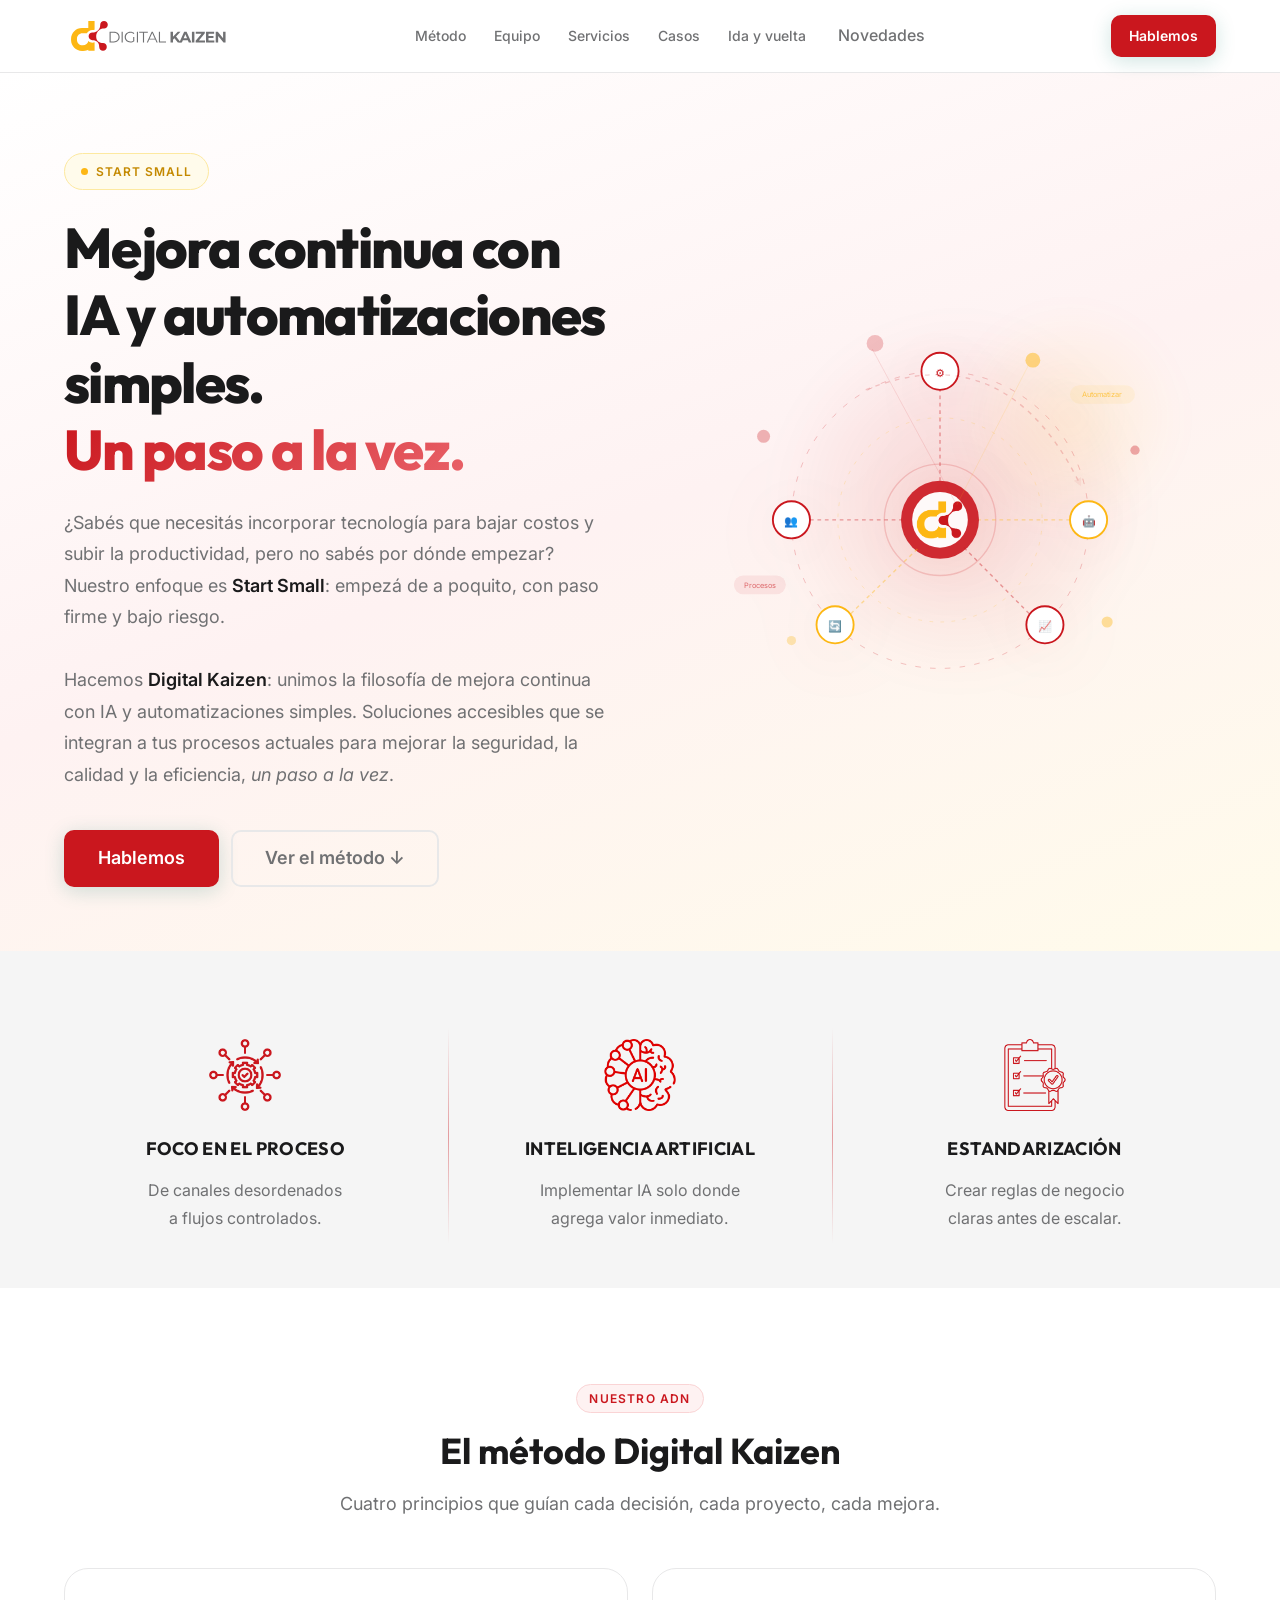
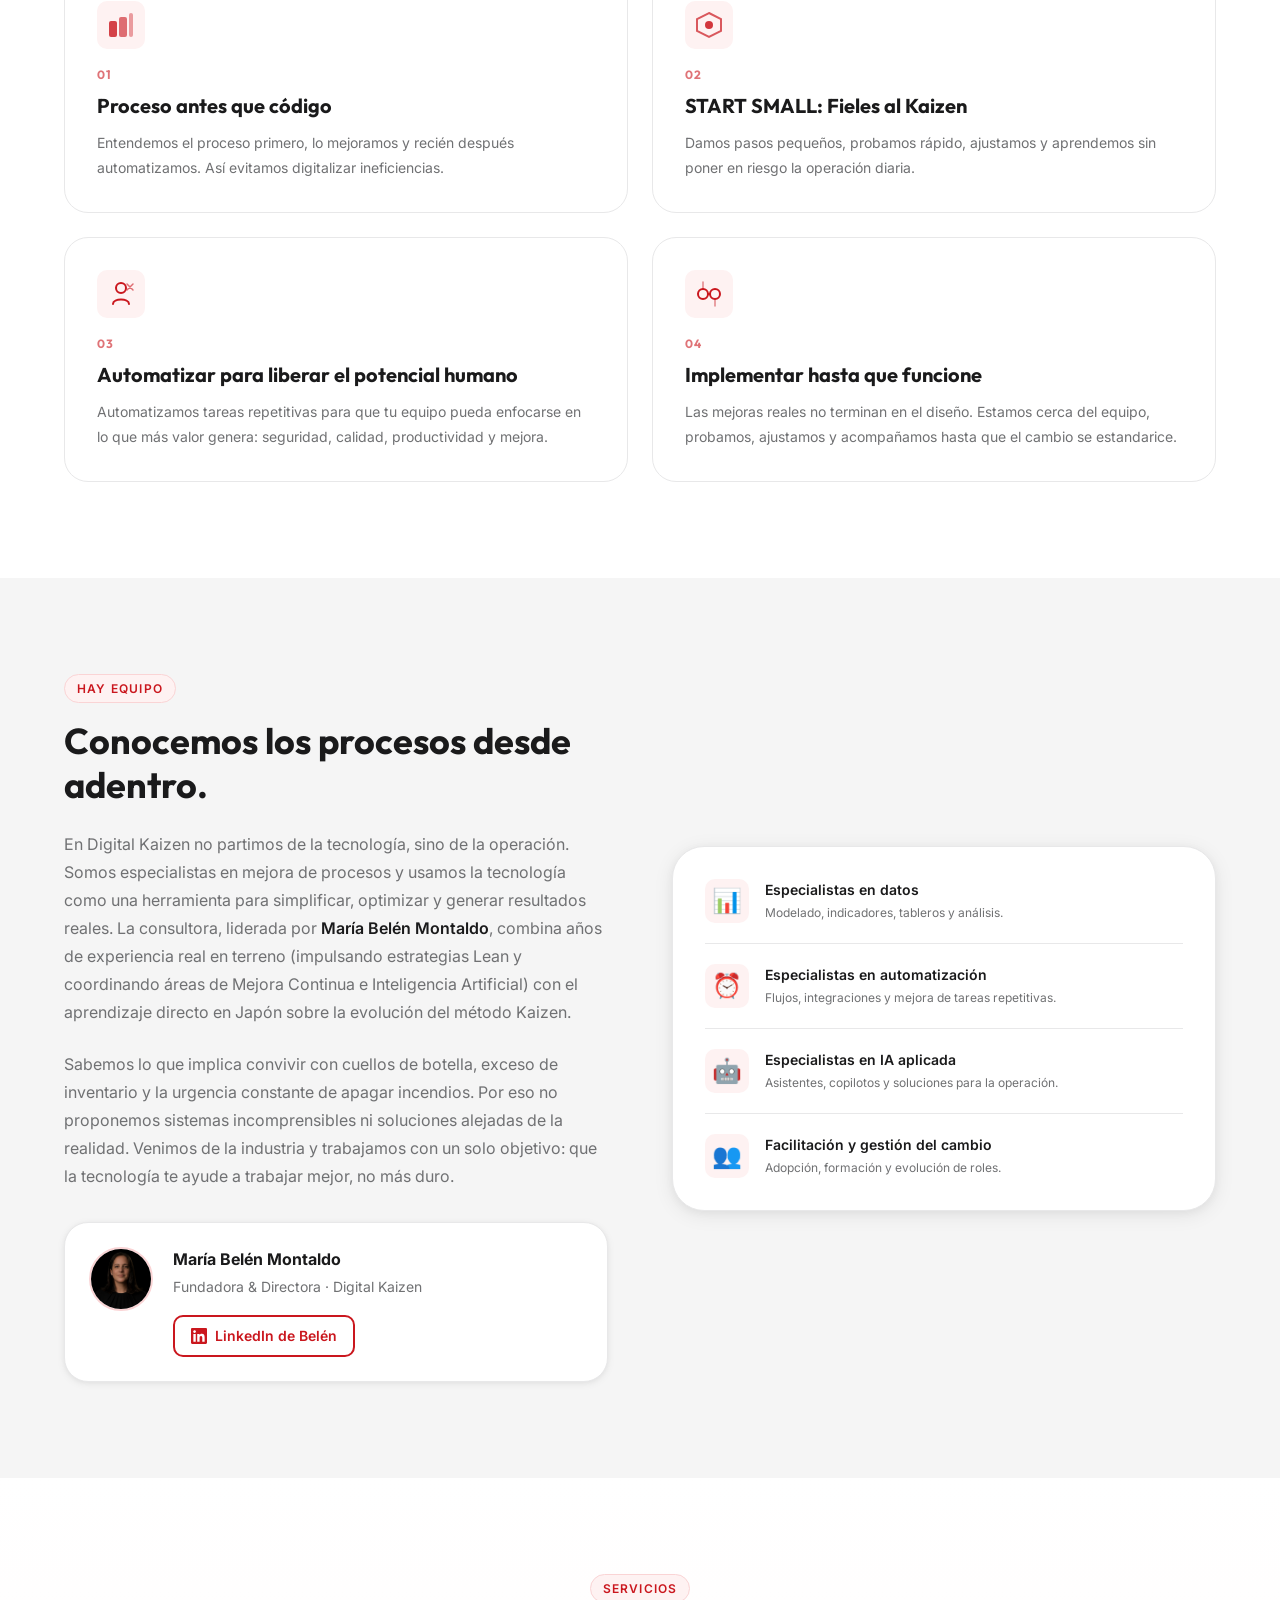
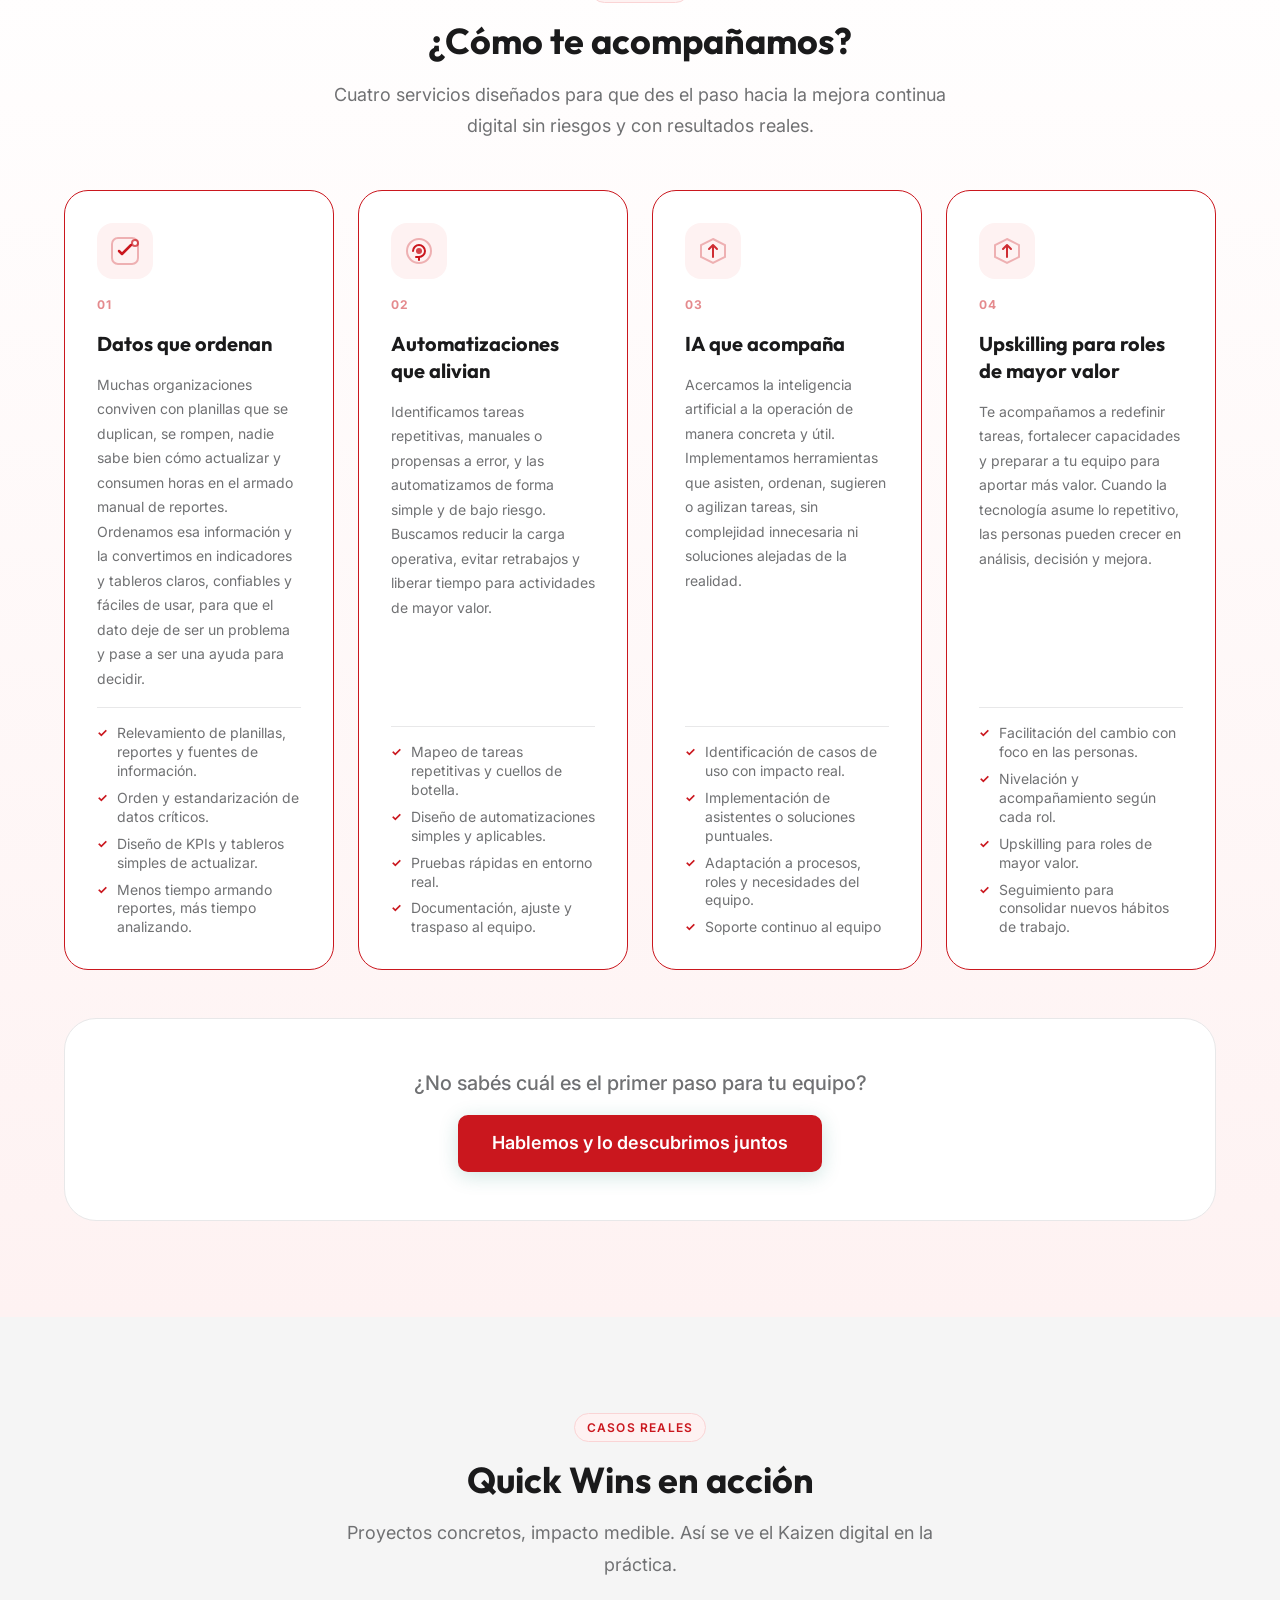
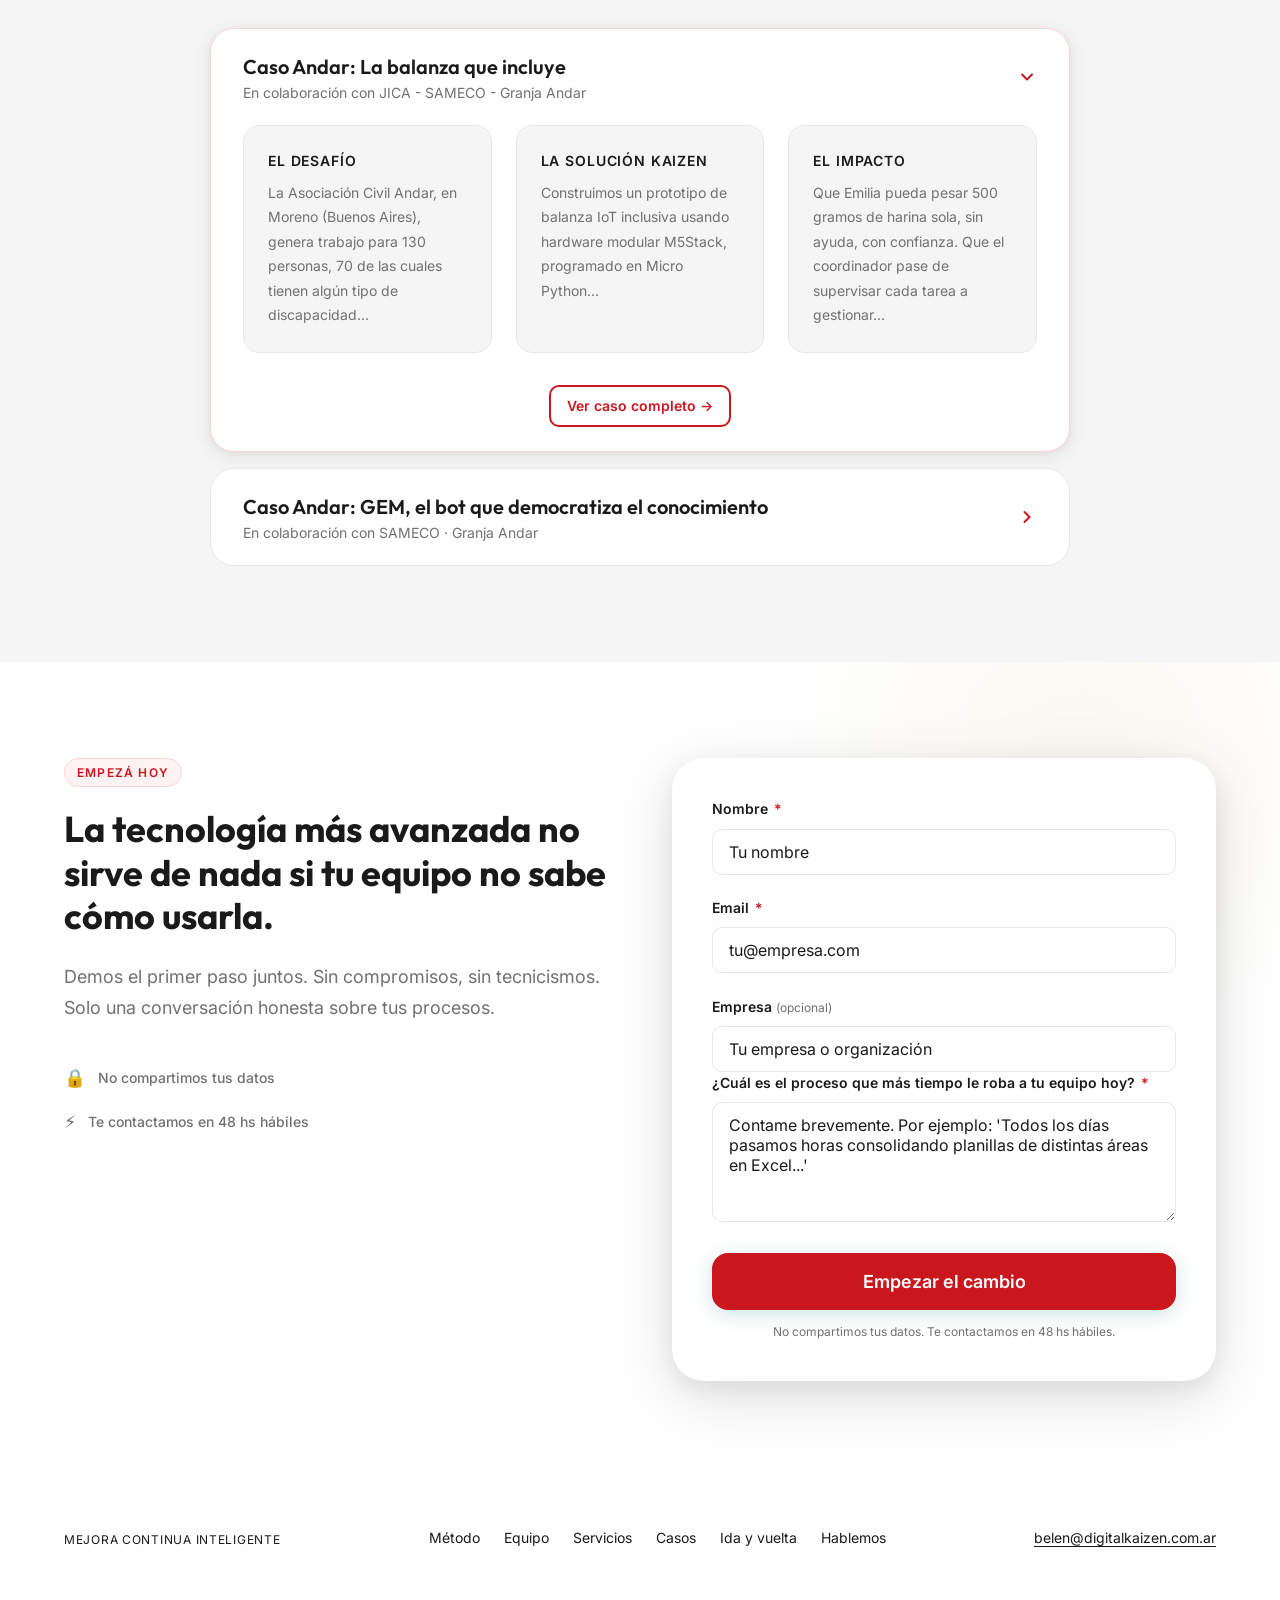
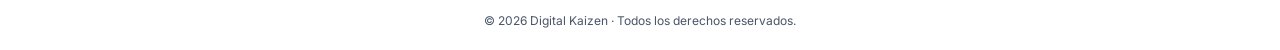
<file: index.html>
<!DOCTYPE html>
<html lang="es">

<head>
  <meta charset="UTF-8" />
  <meta name="viewport" content="width=device-width, initial-scale=1.0" />
  <meta name="description"
    content="Digital Kaizen — Consultora de mejora continua con IA y automatizaciones simples. Pequeñas innovaciones, grandes resultados." />
  <title>Digital Kaizen | Mejora Continua Inteligente</title>
  <link rel="preconnect" href="https://fonts.googleapis.com" />
  <link rel="preconnect" href="https://fonts.gstatic.com" crossorigin />
  <link
    href="https://fonts.googleapis.com/css2?family=Inter:wght@300;400;500;600;700;800&family=Outfit:wght@400;600;700;800&display=swap"
    rel="stylesheet" />
  <link rel="stylesheet" href="style.css?v=5" />
</head>

<body>

  <!-- ==================== HEADER ==================== -->
  <header class="site-header" id="site-header" role="banner">
    <div class="container header-inner">
      <a href="#hero" class="logo" aria-label="Digital Kaizen — inicio">
        <img src="logo.svg" alt="Digital Kaizen" class="logo-img" />
      </a>

      <nav class="nav-desktop" aria-label="Navegación principal">
        <ul role="list">
          <li><a href="#metodo" class="nav-link">Método</a></li>
          <li><a href="#equipo" class="nav-link">Equipo</a></li>
          <li><a href="#servicios" class="nav-link">Servicios</a></li>
          <li><a href="casos.html" class="nav-link">Casos</a></li>
          <li><a href="ida-y-vuelta.html" class="nav-link">Ida y vuelta</a></li>
          <li><a href="#novedades" class="nav-link mobile-nav-link">Novedades</a></li>

        </ul>
      </nav>

      <a href="#contacto" class="btn btn-primary btn-sm nav-cta" aria-label="Ir al formulario de contacto">Hablemos</a>

      <button class="hamburger" id="hamburger-btn" aria-label="Abrir menú" aria-expanded="false"
        aria-controls="mobile-menu">
        <span class="hamburger-line"></span>
        <span class="hamburger-line"></span>
        <span class="hamburger-line"></span>
      </button>
    </div>

    <!-- Mobile menu -->
    <nav class="nav-mobile" id="mobile-menu" aria-label="Menú móvil" aria-hidden="true">
      <ul role="list">
        <li><a href="#metodo" class="nav-link mobile-nav-link">Método</a></li>
        <li><a href="#equipo" class="nav-link mobile-nav-link">Equipo</a></li>
        <li><a href="#servicios" class="nav-link mobile-nav-link">Servicios</a></li>
        <li><a href="casos.html" class="nav-link mobile-nav-link">Casos</a></li>
        <li><a href="ida-y-vuelta.html" class="nav-link mobile-nav-link">Ida y vuelta</a></li>
        <li><a href="#novedades" class="nav-link mobile-nav-link">Novedades</a></li>
        <li><a href="#contacto" class="btn btn-primary btn-full">Hablemos</a></li>
      </ul>
    </nav>
  </header>

  <main>

    <!-- ==================== HERO ==================== -->
    <section id="hero" class="section-hero" aria-labelledby="hero-heading">
      <div class="container hero-inner">
        <div class="hero-content">
          <div class="badge-start-small">
            <span class="badge-dot"></span>
            Start Small
          </div>
          <h1 id="hero-heading">
            Mejora continua con IA y automatizaciones simples.<br />
            <span class="hero-accent">Un paso a la vez.<br /></span>
          </h1>
          <p class="hero-subtitle">
            ¿Sabés que necesitás incorporar tecnología para bajar costos y subir la productividad, pero no sabés por
            dónde empezar? Nuestro enfoque es <strong>Start Small</strong>: empezá de a poquito, con paso firme y bajo
            riesgo.
            <br /><br />
            Hacemos <strong>Digital Kaizen</strong>: unimos la filosofía de mejora continua con IA y automatizaciones
            simples. Soluciones accesibles que se integran a tus procesos actuales para mejorar la seguridad, la calidad
            y la eficiencia, <em>un paso a la vez</em>.
          </p>
          <div class="hero-actions">
            <a href="#contacto" class="btn btn-primary btn-lg">Hablemos</a>
            <a href="#metodo" class="btn btn-ghost btn-lg">Ver el método ↓</a>
          </div>
        </div>

        <div class="hero-visual" aria-hidden="true">
          <svg class="hero-svg" id="hero-svg" viewBox="0 0 560 480" xmlns="http://www.w3.org/2000/svg"
            xmlns:xlink="http://www.w3.org/1999/xlink" role="img" aria-label="Ilustración abstracta de mejora continua">
            <!-- Background glow -->
            <defs>
              <radialGradient id="glow1" cx="50%" cy="50%" r="50%">
                <stop offset="0%" stop-color="#ca171e" stop-opacity="0.12" />
                <stop offset="100%" stop-color="#ca171e" stop-opacity="0" />
              </radialGradient>
              <radialGradient id="glow2" cx="50%" cy="50%" r="50%">
                <stop offset="0%" stop-color="#fdb714" stop-opacity="0.10" />
                <stop offset="100%" stop-color="#fdb714" stop-opacity="0" />
              </radialGradient>
              <filter id="blur1">
                <feGaussianBlur stdDeviation="18" />
              </filter>
            </defs>

            <!-- Soft background circles -->
            <circle cx="300" cy="220" r="200" fill="url(#glow1)" filter="url(#blur1)" />
            <circle cx="420" cy="130" r="120" fill="url(#glow2)" filter="url(#blur1)" />

            <!-- Orbit rings -->
            <circle cx="280" cy="240" r="160" fill="none" stroke="#ca171e" stroke-width="1" stroke-dasharray="6 10"
              opacity="0.25" />
            <circle cx="280" cy="240" r="110" fill="none" stroke="#fdb714" stroke-width="1" stroke-dasharray="4 8"
              opacity="0.2" />
            <circle cx="280" cy="240" r="60" fill="none" stroke="#ca171e" stroke-width="1.5" opacity="0.18" />

            <!-- Center node (enlarged, with logo icon) -->
            <circle cx="280" cy="240" r="42" fill="#ca171e" opacity="0.9" />
            <circle cx="280" cy="240" r="30" fill="#fff" opacity="0.97" />
            <image href="logo-icon.png" x="246" y="206" width="68" height="68" />

            <!-- Satellite nodes (each wrapped in <g class="satellite-node"> for mouse follower JS) -->

            <!-- Node 1 (top) — original position: cx=280 cy=80 -->
            <g class="satellite-node" data-ox="280" data-oy="80">
              <line x1="280" y1="98" x2="280" y2="198" stroke="#ca171e" stroke-width="1.5" stroke-dasharray="4 4"
                opacity="0.4" class="satellite-connector" />
              <circle cx="280" cy="80" r="20" fill="#fff" stroke="#ca171e" stroke-width="2" />
              <text x="280" y="86" text-anchor="middle" font-size="12" fill="#ca171e">⚙</text>
            </g>

            <!-- Node 2 (right) — original position: cx=440 cy=240 -->
            <g class="satellite-node" data-ox="440" data-oy="240">
              <line x1="420" y1="240" x2="322" y2="240" stroke="#fdb714" stroke-width="1.5" stroke-dasharray="4 4"
                opacity="0.4" class="satellite-connector" />
              <circle cx="440" cy="240" r="20" fill="#fff" stroke="#fdb714" stroke-width="2" />
              <text x="440" y="246" text-anchor="middle" font-size="12" fill="#fdb714">🤖</text>
            </g>

            <!-- Node 3 (bottom-right) — original position: cx=393 cy=353 -->
            <g class="satellite-node" data-ox="393" data-oy="353">
              <line x1="376" y1="341" x2="305" y2="269" stroke="#ca171e" stroke-width="1.5" stroke-dasharray="4 4"
                opacity="0.4" class="satellite-connector" />
              <circle cx="393" cy="353" r="20" fill="#fff" stroke="#ca171e" stroke-width="2" />
              <text x="393" y="359" text-anchor="middle" font-size="12" fill="#ca171e">📈</text>
            </g>

            <!-- Node 4 (bottom-left) — original position: cx=167 cy=353 -->
            <g class="satellite-node" data-ox="167" data-oy="353">
              <line x1="184" y1="341" x2="258" y2="269" stroke="#fdb714" stroke-width="1.5" stroke-dasharray="4 4"
                opacity="0.4" class="satellite-connector" />
              <circle cx="167" cy="353" r="20" fill="#fff" stroke="#fdb714" stroke-width="2" />
              <text x="167" y="359" text-anchor="middle" font-size="12" fill="#fdb714">🔄</text>
            </g>

            <!-- Node 5 (left) — original position: cx=120 cy=240 -->
            <g class="satellite-node" data-ox="120" data-oy="240">
              <line x1="140" y1="240" x2="238" y2="240" stroke="#ca171e" stroke-width="1.5" stroke-dasharray="4 4"
                opacity="0.4" class="satellite-connector" />
              <circle cx="120" cy="240" r="20" fill="#fff" stroke="#ca171e" stroke-width="2" />
              <text x="120" y="246" text-anchor="middle" font-size="12" fill="#ca171e">👥</text>
            </g>

            <!-- Outer decorative nodes -->
            <circle cx="380" cy="68" r="8" fill="#fdb714" opacity="0.5" />
            <circle cx="490" cy="165" r="5" fill="#ca171e" opacity="0.35" />
            <circle cx="460" cy="350" r="6" fill="#fdb714" opacity="0.4" />
            <circle cx="90" cy="150" r="7" fill="#ca171e" opacity="0.3" />
            <circle cx="120" cy="370" r="5" fill="#fdb714" opacity="0.3" />
            <circle cx="210" cy="50" r="9" fill="#ca171e" opacity="0.25" />

            <!-- Connecting lines to outer nodes -->
            <line x1="298" y1="224" x2="375" y2="74" stroke="#fdb714" stroke-width="1" opacity="0.15" />
            <line x1="298" y1="224" x2="207" y2="56" stroke="#ca171e" stroke-width="1" opacity="0.12" />

            <!-- Kaizen loop arrow (decorative arc) -->
            <path d="M 200 100 Q 350 40 430 200" fill="none" stroke="#ca171e" stroke-width="1.5" stroke-dasharray="5 6"
              opacity="0.2" marker-end="url(#arrowhead)" />
            <defs>
              <marker id="arrowhead" markerWidth="6" markerHeight="6" refX="3" refY="3" orient="auto">
                <path d="M0,0 L0,6 L6,3 z" fill="#ca171e" opacity="0.3" />
              </marker>
            </defs>

            <!-- Label dots floating -->
            <rect x="58" y="300" width="56" height="20" rx="10" fill="#ca171e" opacity="0.08" />
            <text x="86" y="313" text-anchor="middle" font-family="Inter" font-size="8" fill="#ca171e"
              opacity="0.6">Procesos</text>

            <rect x="420" y="95" width="70" height="20" rx="10" fill="#fdb714" opacity="0.08" />
            <text x="455" y="108" text-anchor="middle" font-family="Inter" font-size="8" fill="#fdb714"
              opacity="0.7">Automatizar</text>
          </svg>
        </div>
      </div>


    </section>

    <!-- ==================== PILARES ==================== -->
    <section id="pilares" class="section-pilares" aria-label="Nuestros Pilares">
      <div class="container">
        <div class="pilares-grid">

          <article class="pilar-card">
            <div class="pilar-icon">
              <!-- FOCO EN EL PROCESO -->
              <img src="bpm.png" alt="Foco en el proceso" class="pilar-img" aria-hidden="true" />
            </div>
            <h3 class="pilar-title">FOCO EN EL PROCESO</h3>
            <p class="pilar-text">De canales desordenados<br />a flujos controlados.</p>
          </article>

          <article class="pilar-card">
            <div class="pilar-icon">
              <!-- INTELIGENCIA ARTIFICIAL -->
              <img src="ai.png" alt="Inteligencia Artificial" class="pilar-img" aria-hidden="true" />
            </div>
            <h3 class="pilar-title">INTELIGENCIA ARTIFICIAL</h3>
            <p class="pilar-text">Implementar IA solo donde<br />agrega valor inmediato.</p>
          </article>

          <article class="pilar-card">
            <div class="pilar-icon">
              <!-- ESTANDARIZACIÓN -->
              <img src="compliance.png" alt="Estandarización" class="pilar-img" aria-hidden="true" />
            </div>
            <h3 class="pilar-title">ESTANDARIZACIÓN</h3>
            <p class="pilar-text">Crear reglas de negocio<br />claras antes de escalar.</p>
          </article>

        </div>
      </div>
    </section>

    <!-- ==================== MÉTODO ==================== -->
    <section id="metodo" class="section-metodo" aria-labelledby="metodo-heading">
      <div class="container">
        <div class="section-header">
          <span class="section-tag">Nuestro ADN</span>
          <h2 id="metodo-heading">El método Digital Kaizen</h2>
          <p class="section-intro">Cuatro principios que guían cada decisión, cada proyecto, cada mejora.</p>
        </div>

        <div class="cards-grid-2x2" role="list">
          <article class="method-card" role="listitem">
            <div class="card-icon" aria-hidden="true">
              <svg width="28" height="28" viewBox="0 0 28 28" fill="none">
                <rect x="2" y="10" width="8" height="16" rx="2" fill="currentColor" opacity="0.8" />
                <rect x="12" y="6" width="8" height="20" rx="2" fill="currentColor" opacity="0.6" />
                <rect x="22" y="2" width="4" height="24" rx="2" fill="currentColor" opacity="0.4" />
              </svg>
            </div>
            <div class="card-num">01</div>
            <h3 class="card-title">Proceso antes que código</h3>
            <p class="card-text">Entendemos el proceso primero, lo mejoramos y recién después automatizamos. Así
              evitamos digitalizar ineficiencias.
            </p>
          </article>

          <article class="method-card" role="listitem">
            <div class="card-icon" aria-hidden="true">
              <svg width="28" height="28" viewBox="0 0 28 28" fill="none">
                <path d="M14 2 L26 8 L26 20 L14 26 L2 20 L2 8 Z" stroke="currentColor" stroke-width="2" fill="none"
                  opacity="0.7" />
                <circle cx="14" cy="14" r="4" fill="currentColor" opacity="0.85" />
              </svg>
            </div>
            <div class="card-num">02</div>
            <h3 class="card-title">START SMALL: Fieles al Kaizen</h3>
            <p class="card-text">Damos pasos pequeños, probamos rápido, ajustamos y aprendemos sin poner en riesgo la
              operación diaria.
            </p>
          </article>

          <article class="method-card" role="listitem">
            <div class="card-icon" aria-hidden="true">
              <svg width="28" height="28" viewBox="0 0 28 28" fill="none">
                <circle cx="14" cy="8" r="5" stroke="currentColor" stroke-width="2" fill="none" />
                <path d="M6 24 C6 18 22 18 22 24" stroke="currentColor" stroke-width="2" fill="none"
                  stroke-linecap="round" />
                <path d="M20 4 L26 10 M26 4 L20 10" stroke="currentColor" stroke-width="1.5" stroke-linecap="round"
                  opacity="0.6" />
              </svg>
            </div>
            <div class="card-num">03</div>
            <h3 class="card-title">Automatizar para liberar el potencial humano</h3>
            <p class="card-text">Automatizamos tareas repetitivas para que tu equipo pueda enfocarse en lo que más valor
              genera: seguridad, calidad, productividad y mejora.
            </p>
          </article>

          <article class="method-card" role="listitem">
            <div class="card-icon" aria-hidden="true">
              <svg width="28" height="28" viewBox="0 0 28 28" fill="none">
                <circle cx="8" cy="14" r="5" stroke="currentColor" stroke-width="2" fill="none" />
                <circle cx="20" cy="14" r="5" stroke="currentColor" stroke-width="2" fill="none" />
                <path d="M13 14 L15 14" stroke="currentColor" stroke-width="2" stroke-linecap="round" />
                <path d="M8 2 L8 9" stroke="currentColor" stroke-width="1.5" stroke-linecap="round" opacity="0.5" />
                <path d="M20 19 L20 26" stroke="currentColor" stroke-width="1.5" stroke-linecap="round" opacity="0.5" />
              </svg>
            </div>
            <div class="card-num">04</div>
            <h3 class="card-title">Implementar hasta que funcione</h3>
            <p class="card-text">Las mejoras reales no terminan en el diseño. Estamos cerca del equipo, probamos,
              ajustamos y acompañamos hasta que el cambio se estandarice.</p>
          </article>
        </div>
      </div>
    </section>

    <!-- ==================== EQUIPO ==================== -->
    <section id="equipo" class="section-equipo" aria-labelledby="equipo-heading">
      <div class="container equipo-inner">
        <div class="equipo-content">
          <span class="section-tag">Hay equipo</span>
          <h2 id="equipo-heading">Conocemos los procesos desde adentro.</h2>
          <p class="equipo-text">
            En Digital Kaizen no partimos de la tecnología, sino de la operación. Somos especialistas en mejora de
            procesos y usamos la tecnología como una herramienta para simplificar, optimizar y generar resultados
            reales.
            La consultora, liderada por <strong>María Belén Montaldo</strong>, combina años de experiencia real en
            terreno (impulsando estrategias Lean y coordinando áreas de Mejora Continua e Inteligencia Artificial) con
            el aprendizaje directo en Japón sobre la evolución del método Kaizen.
          </p>
          <p class="equipo-text">
            Sabemos lo que implica convivir con cuellos de botella, exceso de inventario y la urgencia constante de
            apagar incendios. Por eso no proponemos sistemas incomprensibles ni soluciones alejadas de la realidad.
            Venimos de la industria y trabajamos con un solo objetivo: que la tecnología te ayude a trabajar mejor, no
            más duro.
          </p>

          <div class="equipo-profile">
            <div class="avatar" aria-label="María Belén Montaldo">
              <img src="belen.png" alt="María Belén Montaldo" class="avatar-img" />
            </div>
            <div class="profile-info">
              <strong class="profile-name">María Belén Montaldo</strong>
              <span class="profile-role">Fundadora & Directora · Digital Kaizen</span>
              <a href="https://www.linkedin.com/in/belenmontaldo/" target="_blank" rel="noopener noreferrer"
                class="btn btn-secondary btn-sm linkedin-btn"
                aria-label="Ver perfil de Belén Montaldo en LinkedIn (abre en nueva pestaña)">
                <svg width="16" height="16" viewBox="0 0 24 24" fill="currentColor" aria-hidden="true">
                  <path
                    d="M20.447 20.452h-3.554v-5.569c0-1.328-.027-3.037-1.852-3.037-1.853 0-2.136 1.445-2.136 2.939v5.667H9.351V9h3.414v1.561h.046c.477-.9 1.637-1.85 3.37-1.85 3.601 0 4.267 2.37 4.267 5.455v6.286zM5.337 7.433c-1.144 0-2.063-.926-2.063-2.065 0-1.138.92-2.063 2.063-2.063 1.14 0 2.064.925 2.064 2.063 0 1.139-.925 2.065-2.064 2.065zm1.782 13.019H3.555V9h3.564v11.452zM22.225 0H1.771C.792 0 0 .774 0 1.729v20.542C0 23.227.792 24 1.771 24h20.451C23.2 24 24 23.227 24 22.271V1.729C24 .774 23.2 0 22.222 0h.003z" />
                </svg>
                LinkedIn de Belén
              </a>
            </div>
          </div>
        </div>

        <div class="equipo-visual" aria-hidden="true">
          <div class="equipo-card-bg">
            <div class="ekv-item">
              <div class="ekv-icon">📊</div>
              <div>
                <strong>Especialistas en datos</strong>
                <span>Modelado, indicadores, tableros y análisis.</span>
              </div>
            </div>
            <div class="ekv-item">
              <div class="ekv-icon">⏰</div>
              <div>
                <strong>Especialistas en automatización</strong>
                <span>Flujos, integraciones y mejora de tareas repetitivas.</span>
              </div>
            </div>
            <div class="ekv-item">
              <div class="ekv-icon">🤖</div>
              <div>
                <strong>Especialistas en IA aplicada</strong>
                <span>Asistentes, copilotos y soluciones para la operación.</span>
              </div>
            </div>
            <div class="ekv-item">
              <div class="ekv-icon">👥</div>
              <div>
                <strong>Facilitación y gestión del cambio</strong>
                <span>Adopción, formación y evolución de roles.</span>
              </div>
            </div>
          </div>
        </div>
      </div>
    </section>

    <!-- ==================== SERVICIOS ==================== -->
    <section id="servicios" class="section-servicios" aria-labelledby="servicios-heading">
      <div class="container">
        <div class="section-header">
          <span class="section-tag">Servicios</span>
          <h2 id="servicios-heading">¿Cómo te acompañamos?</h2>
          <p class="section-intro">Cuatro servicios diseñados para que des el paso hacia la mejora continua digital sin
            riesgos y con resultados reales.</p>
        </div>

        <div class="servicios-grid" role="list">
          <article class="servicio-card" role="listitem">
            <div class="servicio-icon" aria-hidden="true">
              <svg width="32" height="32" viewBox="0 0 32 32" fill="none">
                <rect x="3" y="3" width="26" height="26" rx="6" stroke="currentColor" stroke-width="2" fill="none"
                  opacity="0.3" />
                <path d="M10 16 L13 19 L22 10" stroke="currentColor" stroke-width="2.5" stroke-linecap="round"
                  stroke-linejoin="round" />
                <circle cx="26" cy="8" r="4" fill="currentColor" opacity="0.7" />
                <circle cx="26" cy="8" r="2" fill="white" />
              </svg>
            </div>
            <div class="servicio-num" aria-hidden="true">01</div>
            <h3 class="servicio-title">Datos que ordenan</h3>
            <p class="servicio-desc">Muchas organizaciones conviven con planillas que se duplican, se rompen, nadie sabe
              bien cómo actualizar y consumen horas en el armado manual de reportes. Ordenamos esa información y la
              convertimos en indicadores y tableros claros, confiables y fáciles de usar, para que el dato deje de ser
              un problema y pase a ser una ayuda para decidir.
            </p>
            <ul class="servicio-bullets" aria-label="Qué incluye">
              <li>Relevamiento de planillas, reportes y fuentes de información.</li>
              <li>Orden y estandarización de datos críticos.</li>
              <li>Diseño de KPIs y tableros simples de actualizar.</li>
              <li>Menos tiempo armando reportes, más tiempo analizando.</li>
            </ul>
          </article>

          <article class="servicio-card" role="listitem">
            <div class="servicio-icon" aria-hidden="true">
              <svg width="32" height="32" viewBox="0 0 32 32" fill="none">
                <circle cx="16" cy="16" r="12" stroke="currentColor" stroke-width="2" fill="none" opacity="0.3" />
                <path d="M10 16 C10 12.5 13 10 16 10 C19 10 22 12.5 22 16 C22 19.5 19 22 16 22" stroke="currentColor"
                  stroke-width="2" stroke-linecap="round" fill="none" />
                <path d="M13 22 L16 22 L16 25" stroke="currentColor" stroke-width="2" stroke-linecap="round"
                  stroke-linejoin="round" fill="none" />
                <circle cx="16" cy="16" r="3" fill="currentColor" opacity="0.8" />
              </svg>
            </div>
            <div class="servicio-num" aria-hidden="true">02</div>
            <h3 class="servicio-title">Automatizaciones que alivian</h3>
            <p class="servicio-desc">Identificamos tareas repetitivas, manuales o propensas a error, y las automatizamos
              de forma simple y de bajo riesgo. Buscamos reducir la carga operativa, evitar retrabajos y liberar tiempo
              para actividades de mayor valor.</p>
            <ul class="servicio-bullets" aria-label="Qué incluye">
              <li>Mapeo de tareas repetitivas y cuellos de botella.</li>
              <li>Diseño de automatizaciones simples y aplicables.</li>
              <li>Pruebas rápidas en entorno real.</li>
              <li>Documentación, ajuste y traspaso al equipo.</li>
            </ul>
          </article>

          <article class="servicio-card" role="listitem">
            <div class="servicio-icon" aria-hidden="true">
              <svg width="32" height="32" viewBox="0 0 32 32" fill="none">
                <path d="M16 4 L28 10 L28 22 L16 28 L4 22 L4 10 Z" stroke="currentColor" stroke-width="2" fill="none"
                  opacity="0.3" />
                <path d="M12 14 L16 10 L20 14 M16 10 L16 22" stroke="currentColor" stroke-width="2"
                  stroke-linecap="round" stroke-linejoin="round" fill="none" opacity="0.9" />
              </svg>
            </div>
            <div class="servicio-num" aria-hidden="true">03</div>
            <h3 class="servicio-title">IA que acompaña</h3>
            <p class="servicio-desc">Acercamos la inteligencia artificial a la operación de manera concreta y útil.
              Implementamos herramientas que asisten, ordenan, sugieren o agilizan tareas, sin complejidad innecesaria
              ni soluciones alejadas de la realidad.</p>
            <ul class="servicio-bullets" aria-label="Qué incluye">
              <li>Identificación de casos de uso con impacto real.</li>
              <li>Implementación de asistentes o soluciones puntuales.</li>
              <li>Adaptación a procesos, roles y necesidades del equipo.</li>
              <li>Soporte continuo al equipo</li>
            </ul>
          </article>

          <article class="servicio-card" role="listitem">
            <div class="servicio-icon" aria-hidden="true">
              <svg width="32" height="32" viewBox="0 0 32 32" fill="none">
                <path d="M16 4 L28 10 L28 22 L16 28 L4 22 L4 10 Z" stroke="currentColor" stroke-width="2" fill="none"
                  opacity="0.3" />
                <path d="M12 14 L16 10 L20 14 M16 10 L16 22" stroke="currentColor" stroke-width="2"
                  stroke-linecap="round" stroke-linejoin="round" fill="none" opacity="0.9" />
              </svg>
            </div>
            <div class="servicio-num" aria-hidden="true">04</div>
            <h3 class="servicio-title">Upskilling para roles de mayor valor</h3>
            <p class="servicio-desc">Te acompañamos a redefinir tareas, fortalecer capacidades y preparar a tu equipo
              para aportar más valor. Cuando la tecnología asume lo repetitivo, las personas pueden crecer en análisis,
              decisión y mejora.
            </p>
            <ul class="servicio-bullets" aria-label="Qué incluye">
              <li>Facilitación del cambio con foco en las personas.</li>
              <li>Nivelación y acompañamiento según cada rol.</li>
              <li>Upskilling para roles de mayor valor.</li>
              <li>Seguimiento para consolidar nuevos hábitos de trabajo.</li>
            </ul>
          </article>
        </div>

        <div class="servicios-cta">
          <p>¿No sabés cuál es el primer paso para tu equipo?</p>
          <a href="#contacto" class="btn btn-primary btn-lg">Hablemos y lo descubrimos juntos</a>
        </div>
      </div>
    </section>

    <!-- ==================== CASOS ==================== -->
    <section id="casos" class="section-casos" aria-labelledby="casos-heading">
      <div class="container">
        <div class="section-header">
          <span class="section-tag">Casos reales</span>
          <h2 id="casos-heading">Quick Wins en acción</h2>
          <p class="section-intro">Proyectos concretos, impacto medible. Así se ve el Kaizen digital en la práctica.</p>
        </div>

        <div class="accordion" role="list" id="casos-accordion">
          <!-- Caso 1: SAMECO -->
          <article class="accordion-item accordion-item--open" role="listitem">
            <button class="accordion-trigger" aria-expanded="true" aria-controls="caso-1-content" id="caso-1-trigger">
              <div class="accordion-header-inner"
                style="display: flex; flex-direction: column; align-items: flex-start; gap: 0.25rem;">
                <span class="accordion-title">Caso Andar: La balanza que incluye</span>
                <span style="font-size: var(--fs-sm); color: var(--color-text-muted); font-weight: var(--fw-normal);">En
                  colaboración con JICA - SAMECO - Granja Andar</span>
              </div>
              <span class="accordion-icon" aria-hidden="true">
                <svg width="20" height="20" viewBox="0 0 20 20" fill="none">
                  <path d="M5 7.5 L10 12.5 L15 7.5" stroke="currentColor" stroke-width="2" stroke-linecap="round"
                    stroke-linejoin="round" />
                </svg>
              </span>
            </button>
            <div class="accordion-content" id="caso-1-content" aria-labelledby="caso-1-trigger" role="region">
              <div class="caso-grid">
                <div class="caso-block">
                  <h4>El desafío</h4>
                  <p>La Asociación Civil Andar, en Moreno (Buenos Aires), genera trabajo para 130 personas, 70 de las
                    cuales tienen algún tipo de discapacidad...</p>
                </div>
                <div class="caso-block">
                  <h4>La solución Kaizen</h4>
                  <p>Construimos un prototipo de balanza IoT inclusiva usando hardware modular M5Stack, programado en
                    Micro Python...</p>
                </div>
                <div class="caso-block">
                  <h4>El impacto</h4>
                  <p>Que Emilia pueda pesar 500 gramos de harina sola, sin ayuda, con confianza. Que el coordinador pase
                    de supervisar cada tarea a gestionar...</p>
                </div>
              </div>
              <div style="padding-bottom: 1.5rem; display: flex; justify-content: center;">
                <a href="caso-andar.html" class="btn btn-secondary btn-sm">Ver caso completo →</a>
              </div>
          </article>

          <!-- ==================== CASO 2 ==================== -->
          <article class="accordion-item" role="listitem">
            <button class="accordion-trigger" aria-expanded="false" aria-controls="caso-2-content" id="caso-2-trigger">
              <div class="accordion-header-inner"
                style="display: flex; flex-direction: column; align-items: flex-start; gap: 0.25rem;">
                <span class="accordion-title">Caso Andar: GEM, el bot que democratiza el conocimiento</span>
                <span style="font-size: var(--fs-sm); color: var(--color-text-muted); font-weight: var(--fw-normal);">En
                  colaboración con SAMECO · Granja Andar</span>
              </div>
              <span class="accordion-icon" aria-hidden="true">
                <svg width="20" height="20" viewBox="0 0 20 20" fill="none">
                  <path d="M5 7.5 L10 12.5 L15 7.5" stroke="currentColor" stroke-width="2" stroke-linecap="round"
                    stroke-linejoin="round" />
                </svg>
              </span>
            </button>
            <div class="accordion-content" id="caso-2-content" aria-labelledby="caso-2-trigger" role="region">
              <div class="caso-grid">
                <div class="caso-block">
                  <h4>El desafío</h4>
                  <p>En Granja Andar trabajan con la Escala SIS (Escala de Intensidad de Apoyos), una herramienta global
                    que permite identificar qué recursos necesita cada persona con discapacidad...</p>
                </div>
                <div class="caso-block">
                  <h4>La solución Kaizen</h4>
                  <p>En lugar de capacitar a más expertos (lento y costoso), construimos GEM: un asistente conversacional
                    impulsado por IA, entrenado exclusivamente con los manuales oficiales...</p>
                </div>
                <div class="caso-block">
                  <h4>El impacto</h4>
                  <p>Personas sin años de experiencia técnica pueden ahora aplicar una herramienta compleja con alta
                    precisión. El facilitador deja de luchar con rúbricas y cálculos...</p>
                </div>
              </div>
              <div style="padding-bottom: 1.5rem; display: flex; justify-content: center;">
                <a href="caso-gem.html" class="btn btn-secondary btn-sm">Ver caso completo →</a>
              </div>
            </div>
          </article>

        </div>

        <!-- Empty state (hidden, shown via JS if no cases) -->
        <div class="casos-empty" id="casos-empty" hidden aria-live="polite">
          <p class="casos-empty-text">Estamos documentando nuestros primeros quick wins. ¿Querés que el tuyo sea el
            próximo?</p>
          <a href="#contacto" class="btn btn-primary">Hablemos</a>
        </div>
      </div>
    </section>

    <!-- ==================== CONTACTO ==================== -->
    <section id="contacto" class="section-contacto" aria-labelledby="contacto-heading">
      <div class="container contacto-inner">
        <div class="contacto-copy">
          <span class="section-tag">Empezá hoy</span>
          <h2 id="contacto-heading" style="color: #1a1a1b;">La tecnología más avanzada no sirve de nada si tu
            equipo no sabe cómo usarla.</h2>
          <p class="contacto-sub">Demos el primer paso juntos. Sin compromisos, sin tecnicismos. Solo una conversación
            honesta sobre tus procesos.</p>

          <div class="contacto-guarantees">
            <div class="guarantee-item">
              <span class="guarantee-icon" aria-hidden="true">🔒</span>
              <span>No compartimos tus datos</span>
            </div>
            <div class="guarantee-item">
              <span class="guarantee-icon" aria-hidden="true">⚡</span>
              <span>Te contactamos en 48 hs hábiles</span>
            </div>
          </div>
        </div>

        <div class="contacto-form-wrapper">
          <form action="https://formsubmit.co/c791496edf847f3d43ae69c85f1044fa" method="POST">
            <!-- Honeypot anti-spam -->
            <div class="honeypot" aria-hidden="true">
              <label for="website">Sitio web</label>
              <input type="text" id="website" name="website" tabindex="-1" autocomplete="off" />
            </div>

            <div class="form-group">
              <label for="nombre" class="form-label">Nombre <span aria-label="requerido"
                  class="required-star">*</span></label>
              <input type="text" id="nombre" name="nombre" class="form-input" placeholder="Tu nombre" required
                minlength="2" autocomplete="name" aria-describedby="nombre-error" />
              <span class="form-error" id="nombre-error" role="alert" aria-live="polite"></span>
            </div>

            <div class="form-group">
              <label for="email" class="form-label">Email <span aria-label="requerido"
                  class="required-star">*</span></label>
              <input type="email" id="email" name="email" class="form-input" placeholder="tu@empresa.com" required
                autocomplete="email" aria-describedby="email-error" />
              <span class="form-error" id="email-error" role="alert" aria-live="polite"></span>
            </div>

            <div class="form-group">
              <label for="empresa" class="form-label">Empresa <span class="optional-label">(opcional)</span></label>
              <input type="text" id="empresa" name="empresa" class="form-input" placeholder="Tu empresa o organización"
                autocomplete="organization" />
            </div>

            <div class="form-group">
              <label for="proceso" class="form-label">
                ¿Cuál es el proceso que más tiempo le roba a tu equipo hoy?
                <span aria-label="requerido" class="required-star">*</span>
              </label>
              <textarea id="proceso" name="proceso" class="form-input form-textarea"
                placeholder="Contame brevemente. Por ejemplo: 'Todos los días pasamos horas consolidando planillas de distintas áreas en Excel...'"
                required minlength="10" rows="4" aria-describedby="proceso-error"></textarea>
              <span class="form-error" id="proceso-error" role="alert" aria-live="polite"></span>
            </div>

            <div class="form-footer">
              <button type="submit" class="btn btn-primary btn-xl btn-submit" id="submit-btn">
                <span class="btn-text">Empezar el cambio</span>
                <span class="btn-spinner" aria-hidden="true" hidden></span>
              </button>
              <p class="form-legal">No compartimos tus datos. Te contactamos en 48 hs hábiles.</p>
            </div>

          </form>

          <!-- Success State -->
          <div id="form-success" class="form-success-state" hidden>
            <div class="success-icon" aria-hidden="true">
              <svg width="48" height="48" viewBox="0 0 24 24" fill="none" stroke="#22c55e" stroke-width="2"
                stroke-linecap="round" stroke-linejoin="round">
                <path d="M22 11.08V12a10 10 0 1 1-5.93-9.14"></path>
                <polyline points="22 4 12 14.01 9 11.01"></polyline>
              </svg>
            </div>
            <h3>Tu mensaje ha sido enviado con éxito.</h3>
            <p>Muchas gracias por contactarnos. Te responderemos a la brevedad.</p>
            <button class="btn btn-outline" id="form-reset-btn" type="button">Enviar otro mensaje</button>
          </div>

        </div>
      </div>
    </section>

  </main>

  <!-- ==================== FOOTER ==================== -->
  <footer class="site-footer" role="contentinfo">
    <div class="container footer-inner">
      <div class="footer-brand">

        <p class="footer-tagline">Mejora Continua Inteligente</p>
      </div>
      <nav class="footer-nav" aria-label="Navegación del pie de página">
        <a href="#metodo" class="footer-link">Método</a>
        <a href="#equipo" class="footer-link">Equipo</a>
        <a href="#servicios" class="footer-link">Servicios</a>
        <a href="casos.html" class="footer-link">Casos</a>
        <a href="ida-y-vuelta.html" class="footer-link">Ida y vuelta</a>
        <a href="#contacto" class="footer-link">Hablemos</a>
      </nav>
      <div class="footer-contact">
        <a href="mailto:belen@digitalkaizen.com.ar" class="footer-email">belen@digitalkaizen.com.ar</a>
      </div>
    </div>
    <div class="footer-bottom">
      <div class="container">
        <p>&copy; <span id="footer-year"></span> Digital Kaizen · Todos los derechos reservados.</p>
      </div>
    </div>
  </footer>

  <script src="main.js"></script>
</body>

</html>
</file>
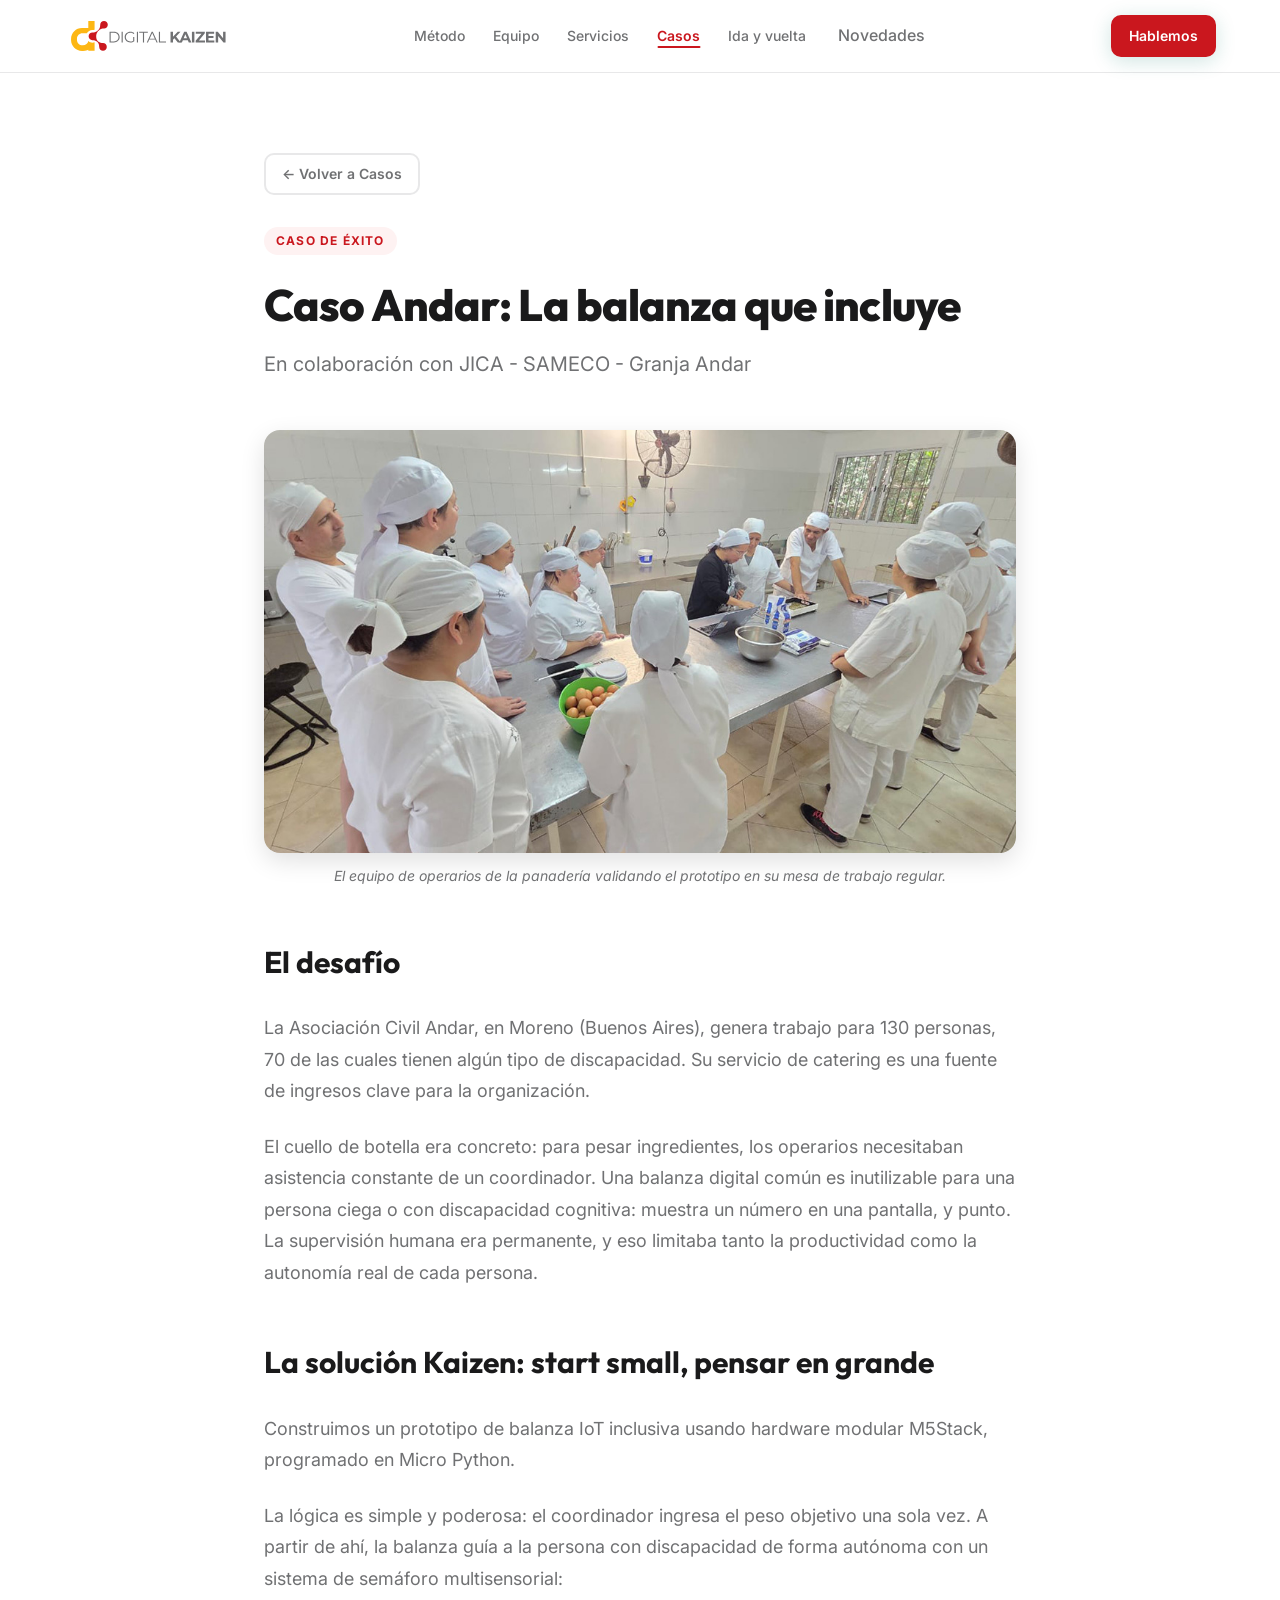
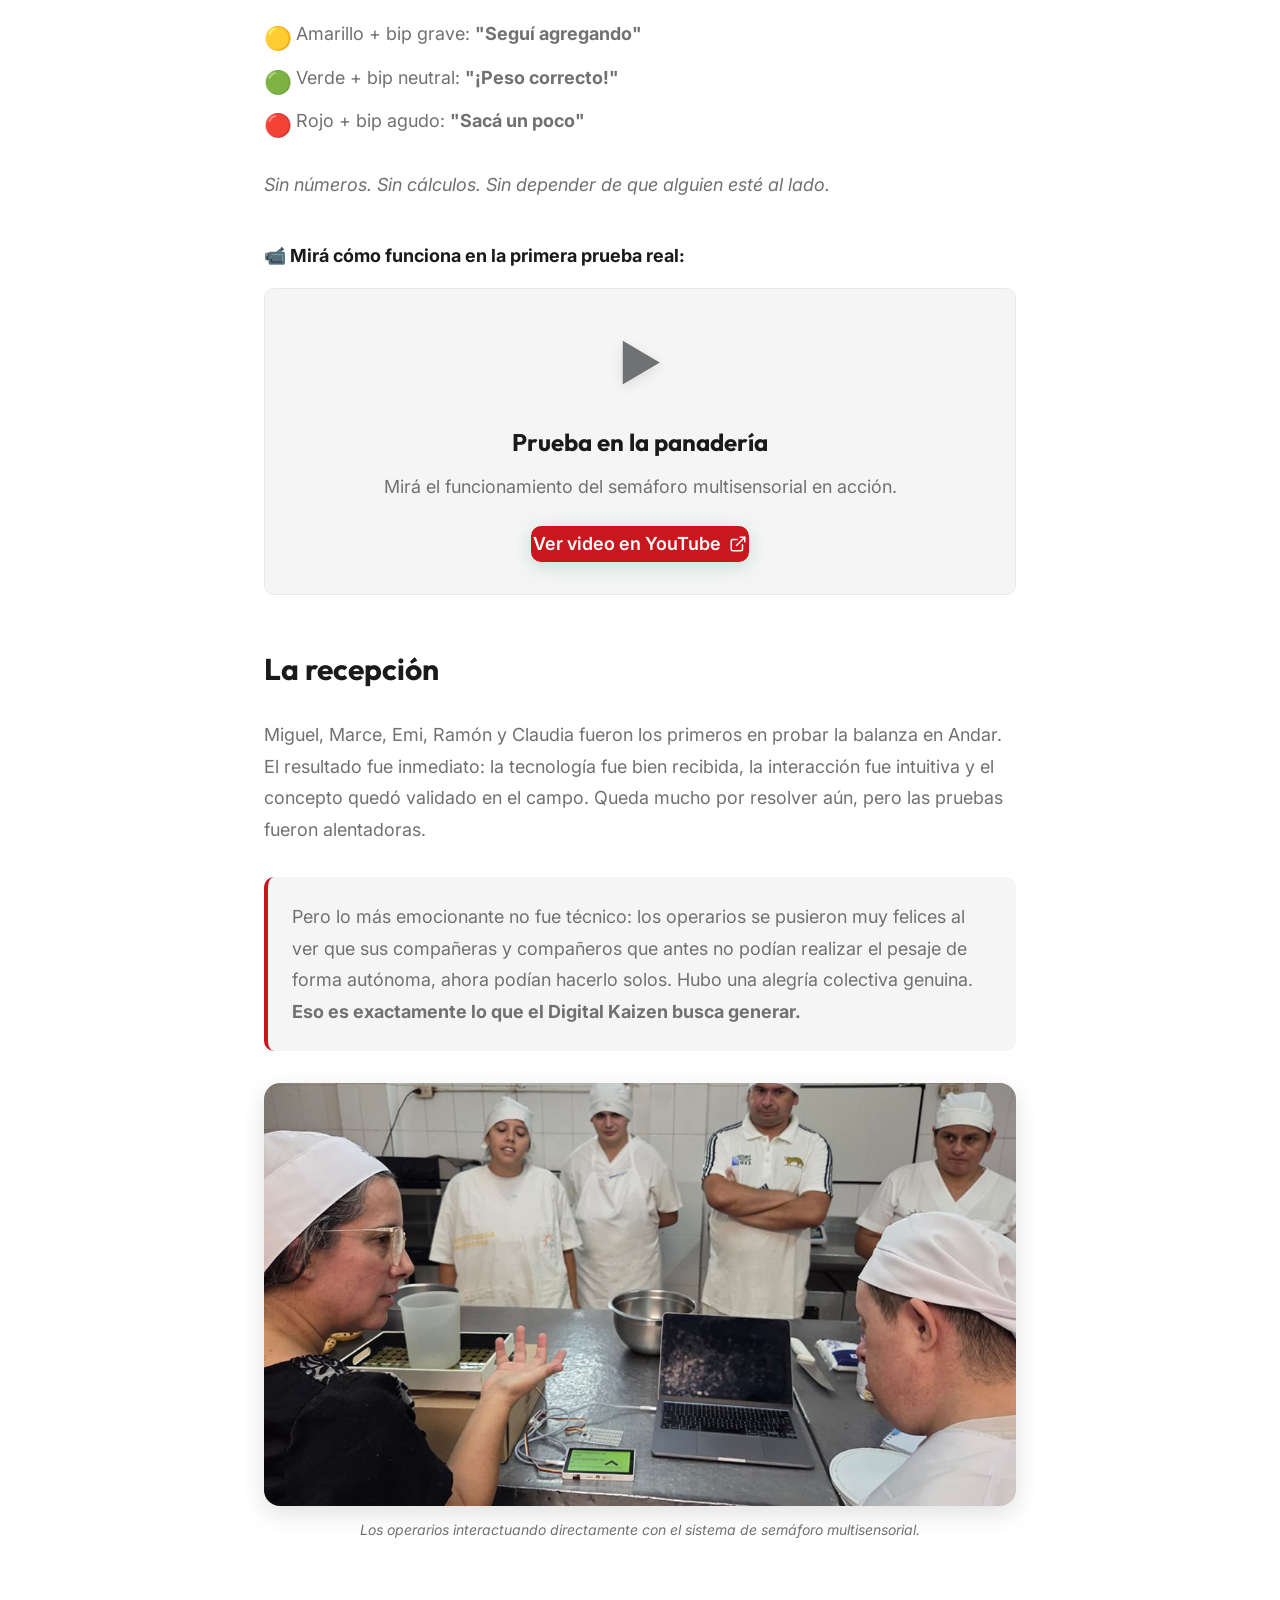
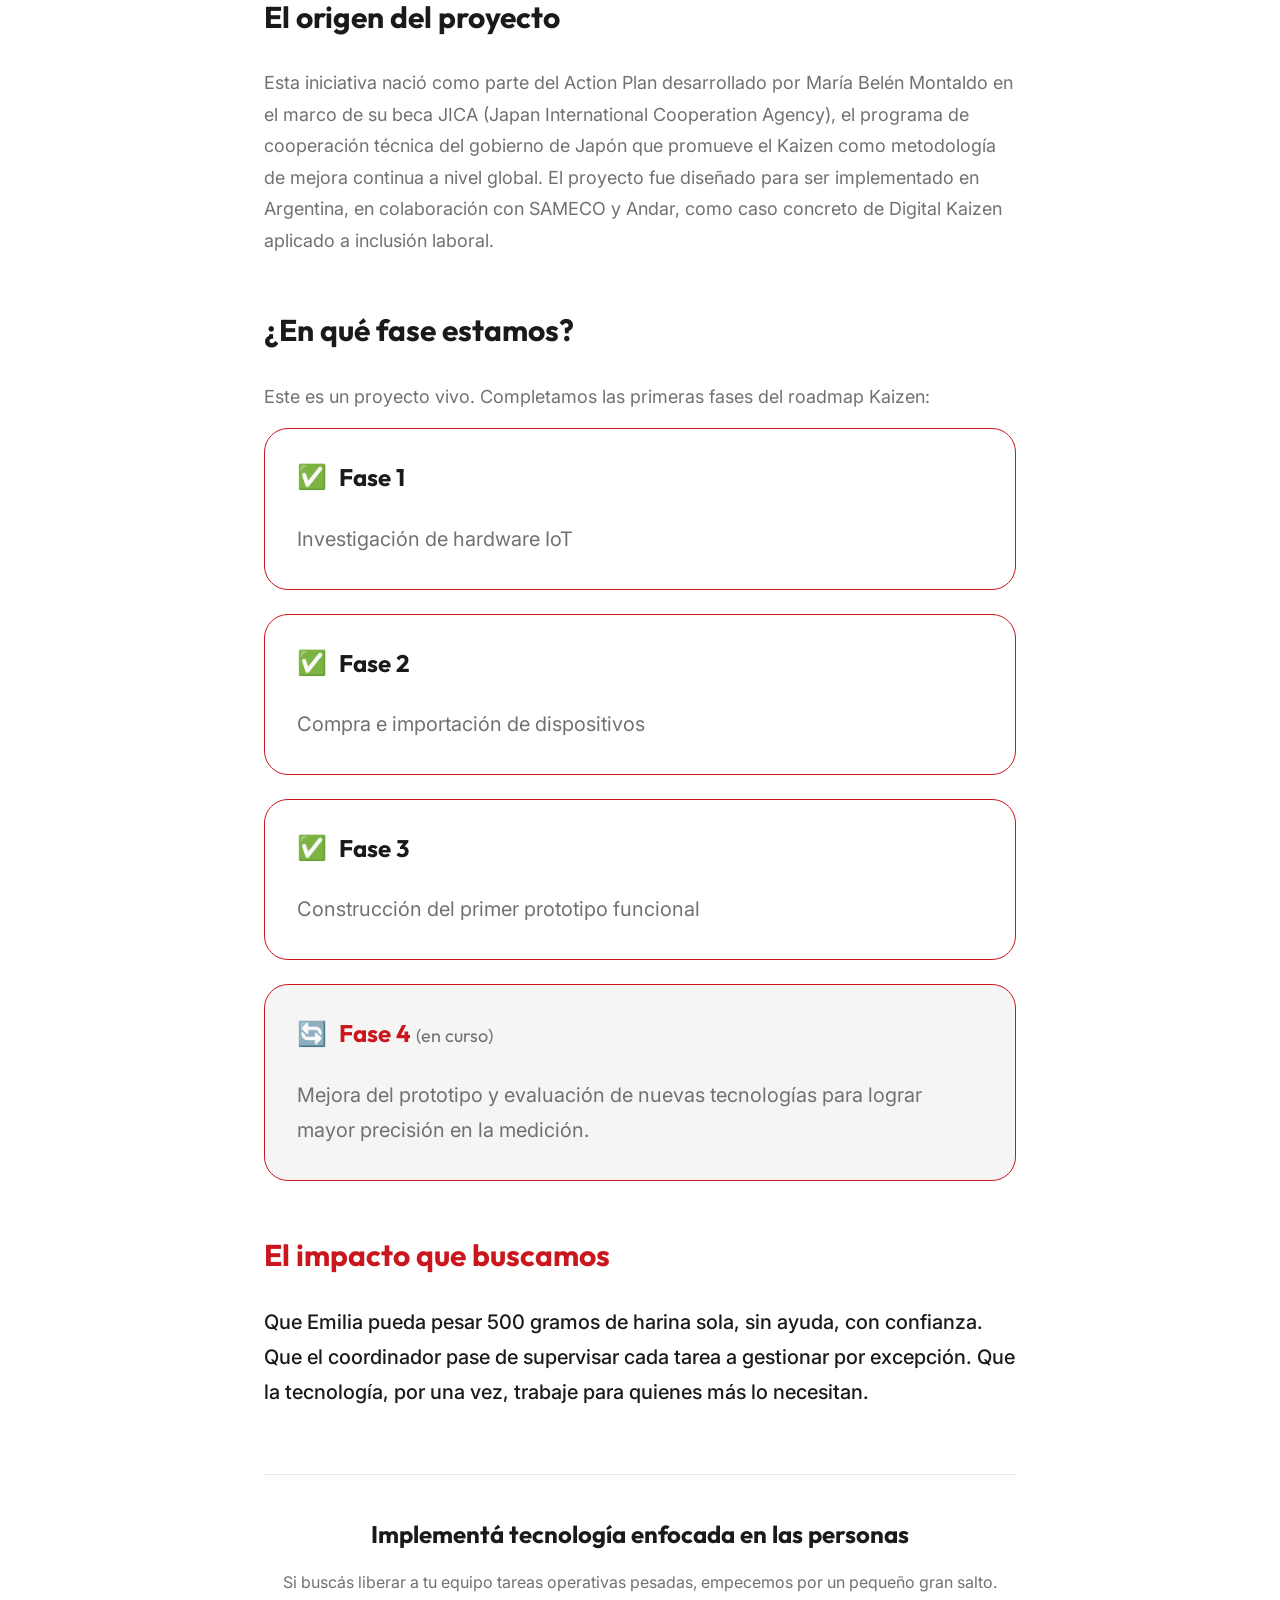
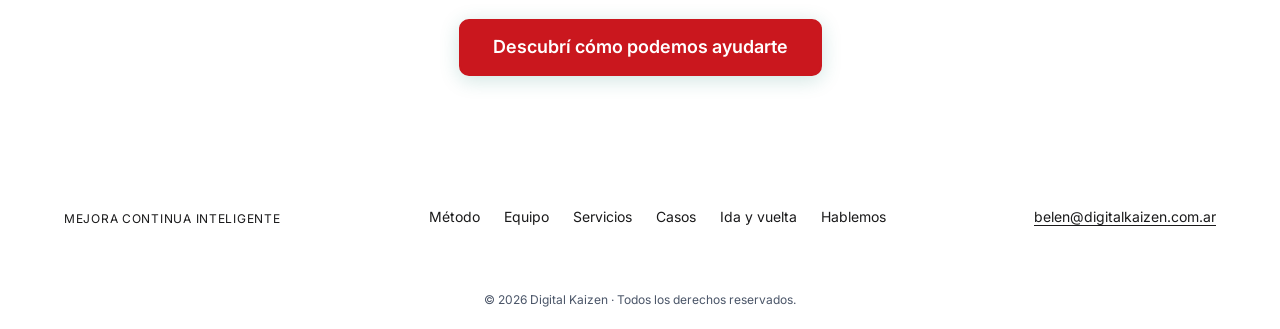
<file: caso-andar.html>
<!DOCTYPE html>
<html lang="es">

<head>
  <meta charset="UTF-8" />
  <meta name="viewport" content="width=device-width, initial-scale=1.0" />
  <meta name="description"
    content="Caso de Éxito de Digital Kaizen: La balanza que incluye. Proyecto de automatización e inclusión con Granja Andar." />
  <title>Caso Andar | Digital Kaizen</title>
  <link rel="preconnect" href="https://fonts.googleapis.com" />
  <link rel="preconnect" href="https://fonts.gstatic.com" crossorigin />
  <link
    href="https://fonts.googleapis.com/css2?family=Inter:wght@300;400;500;600;700;800&family=Outfit:wght@400;600;700;800&display=swap"
    rel="stylesheet" />
  <link rel="stylesheet" href="style.css?v=5" />
</head>

<body>
  <header class="site-header" id="site-header" role="banner">
    <div class="container header-inner">
      <a href="index.html" class="logo" aria-label="Digital Kaizen — inicio">
        <img src="logo.svg" alt="Digital Kaizen" class="logo-img" />
      </a>

      <nav class="nav-desktop" aria-label="Navegación principal">
        <ul role="list">
          <li><a href="index.html#metodo" class="nav-link">Método</a></li>
          <li><a href="index.html#equipo" class="nav-link">Equipo</a></li>
          <li><a href="index.html#servicios" class="nav-link">Servicios</a></li>
          <li><a href="casos.html" class="nav-link active">Casos</a></li>
          <li><a href="ida-y-vuelta.html" class="nav-link">Ida y vuelta</a></li>
          <li><a href="index.html#novedades" class="nav-link mobile-nav-link">Novedades</a></li>
        </ul>
      </nav>

      <a href="index.html#contacto" class="btn btn-primary btn-sm nav-cta"
        aria-label="Ir al formulario de contacto">Hablemos</a>

      <button class="hamburger" id="hamburger-btn" aria-label="Abrir menú" aria-expanded="false"
        aria-controls="mobile-menu">
        <span class="hamburger-line"></span>
        <span class="hamburger-line"></span>
        <span class="hamburger-line"></span>
      </button>
    </div>

    <!-- Mobile menu -->
    <nav class="nav-mobile" id="mobile-menu" aria-label="Menú móvil" aria-hidden="true">
      <ul role="list">
        <li><a href="index.html#metodo" class="nav-link mobile-nav-link">Método</a></li>
        <li><a href="index.html#equipo" class="nav-link mobile-nav-link">Equipo</a></li>
        <li><a href="index.html#servicios" class="nav-link mobile-nav-link">Servicios</a></li>
        <li><a href="casos.html" class="nav-link mobile-nav-link active">Casos</a></li>
        <li><a href="ida-y-vuelta.html" class="nav-link mobile-nav-link">Ida y vuelta</a></li>
        <li><a href="index.html#novedades" class="nav-link mobile-nav-link">Novedades</a></li>
        <li><a href="index.html#contacto" class="btn btn-primary btn-full">Hablemos</a></li>
      </ul>
    </nav>
  </header>

  <main
    style="padding-top: var(--space-20); padding-bottom: var(--space-20); min-height: 70vh; background: var(--color-bg);">
    <article class="container" style="max-width: 800px; margin-inline: auto;">

      <!-- Back button & Header -->
      <div style="margin-bottom: var(--space-12);">
        <a href="casos.html" class="btn btn-ghost btn-sm" style="margin-bottom: var(--space-8); display: inline-flex;">←
          Volver a Casos</a>

        <div
          style="display: block; width: fit-content; padding: 4px 12px; background: var(--clr-red-50); color: var(--clr-red-700); border-radius: var(--radius-full); font-size: var(--fs-xs); font-weight: var(--fw-bold); margin-bottom: 1.5rem; text-transform: uppercase; letter-spacing: 0.1em;">
          Caso de Éxito
        </div>

        <h1
          style="font-family: var(--font-display); font-size: var(--fs-4xl); font-weight: var(--fw-extrabold); line-height: var(--lh-tight); letter-spacing: -0.02em; margin-bottom: var(--space-4); color: var(--color-text);">
          Caso Andar: La balanza que incluye
        </h1>
        <p style="font-size: var(--fs-lg); color: var(--color-text-muted); line-height: var(--lh-relaxed);">
          En colaboración con JICA - SAMECO - Granja Andar
        </p>
      </div>

      <!-- FOTO PRINCIPAL -->
      <figure style="margin: 0 0 var(--space-12) 0;">
        <div style="border-radius: var(--radius-lg); overflow: hidden; box-shadow: 0 8px 24px rgba(0,0,0,0.12);">
          <img src="foto-panaderia.jpg"
            alt="Equipo de operarios de la panadería de Granja Andar reunidos durante la prueba de la balanza"
            style="width: 100%; height: auto; display: block; object-fit: cover;" />
        </div>
        <figcaption
          style="text-align: center; color: var(--color-text-muted); font-size: var(--fs-sm); margin-top: var(--space-3); font-style: italic;">
          El equipo de operarios de la panadería validando el prototipo en su mesa de trabajo regular.</figcaption>
      </figure>

      <!-- Main Body -->
      <div style="font-size: var(--fs-md); color: var(--color-text-muted); line-height: var(--lh-relaxed);">

        <h2
          style="font-family: var(--font-display); font-size: var(--fs-2xl); font-weight: var(--fw-bold); margin-top: var(--space-12); margin-bottom: var(--space-6); color: var(--color-text);">
          El desafío</h2>
        <p style="margin-bottom: var(--space-6);">La Asociación Civil Andar, en Moreno (Buenos Aires), genera trabajo
          para 130 personas, 70 de las cuales tienen algún tipo de discapacidad. Su servicio de catering es una fuente
          de ingresos clave para la organización.</p>
        <p style="margin-bottom: var(--space-6);">El cuello de botella era concreto: para pesar ingredientes, los
          operarios necesitaban asistencia constante de un coordinador. Una balanza digital común es inutilizable para
          una persona ciega o con discapacidad cognitiva: muestra un número en una pantalla, y punto. La supervisión
          humana era permanente, y eso limitaba tanto la productividad como la autonomía real de cada persona.</p>

        <h2
          style="font-family: var(--font-display); font-size: var(--fs-2xl); font-weight: var(--fw-bold); margin-top: var(--space-12); margin-bottom: var(--space-6); color: var(--color-text);">
          La solución Kaizen: start small, pensar en grande</h2>
        <p style="margin-bottom: var(--space-6);">Construimos un prototipo de balanza IoT inclusiva usando hardware
          modular M5Stack, programado en Micro Python.</p>
        <p style="margin-bottom: var(--space-6);">La lógica es simple y poderosa: el coordinador ingresa el peso
          objetivo una sola vez. A partir de ahí, la balanza guía a la persona con discapacidad de forma autónoma con un
          sistema de semáforo multisensorial:</p>

        <ul style="list-style: none; margin-left: 0; padding: 0; margin-bottom: var(--space-8);">
          <li style="position: relative; padding-left: var(--space-8); margin-bottom: var(--space-3);">
            <span aria-hidden="true" style="position: absolute; left: 0; font-size: 1.25em;">🟡</span>
            Amarillo + bip grave: <strong>"Seguí agregando"</strong>
          </li>
          <li style="position: relative; padding-left: var(--space-8); margin-bottom: var(--space-3);">
            <span aria-hidden="true" style="position: absolute; left: 0; font-size: 1.25em;">🟢</span>
            Verde + bip neutral: <strong>"¡Peso correcto!"</strong>
          </li>
          <li style="position: relative; padding-left: var(--space-8); margin-bottom: var(--space-3);">
            <span aria-hidden="true" style="position: absolute; left: 0; font-size: 1.25em;">🔴</span>
            Rojo + bip agudo: <strong>"Sacá un poco"</strong>
          </li>
        </ul>
        <p style="margin-bottom: var(--space-10);"><em>Sin números. Sin cálculos. Sin depender de que alguien esté al
            lado.</em></p>

        <div style="margin-bottom: var(--space-10);">
          <p style="font-weight: var(--fw-bold); margin-bottom: var(--space-4); color: var(--color-text);">📹 Mirá cómo
            funciona en la primera prueba real:</p>
          <div
            style="background: var(--color-bg-soft); border: 1px solid var(--color-border); border-radius: var(--radius-md); padding: var(--space-8); text-align: center;">
            <div style="margin-bottom: var(--space-4);">
              <span aria-hidden="true"
                style="font-size: 3rem; filter: drop-shadow(0 4px 6px rgba(0,0,0,0.1));">▶️</span>
            </div>
            <h3
              style="font-family: var(--font-display); font-size: var(--fs-xl); font-weight: var(--fw-bold); margin-bottom: var(--space-2); color: var(--color-text);">
              Prueba en la panadería</h3>
            <p style="color: var(--color-text-muted); margin-bottom: var(--space-6);">Mirá el funcionamiento del
              semáforo multisensorial en acción.</p>
            <a href="https://youtube.com/shorts/Q7UbW6qexWw" target="_blank" rel="noopener noreferrer"
              class="btn btn-primary" style="display: inline-flex; align-items: center; gap: 0.5rem;">
              Ver video en YouTube
              <svg width="18" height="18" viewBox="0 0 24 24" fill="none" stroke="currentColor" stroke-width="2"
                stroke-linecap="round" stroke-linejoin="round">
                <path d="M18 13v6a2 2 0 0 1-2 2H5a2 2 0 0 1-2-2V8a2 2 0 0 1 2-2h6"></path>
                <polyline points="15 3 21 3 21 9"></polyline>
                <line x1="10" y1="14" x2="21" y2="3"></line>
              </svg>
            </a>
          </div>
        </div>

        <h2
          style="font-family: var(--font-display); font-size: var(--fs-2xl); font-weight: var(--fw-bold); margin-top: var(--space-12); margin-bottom: var(--space-6); color: var(--color-text);">
          La recepción</h2>
        <p style="margin-bottom: var(--space-6);">Miguel, Marce, Emi, Ramón y Claudia fueron los primeros en probar la
          balanza en Andar. El resultado fue inmediato: la tecnología fue bien recibida, la interacción fue intuitiva y
          el concepto quedó validado en el campo. Queda mucho por resolver aún, pero las pruebas fueron alentadoras.</p>

        <div
          style="background: var(--color-bg-soft); padding: var(--space-6); border-radius: var(--radius-md); border-left: 4px solid var(--color-primary); margin: var(--space-8) 0;">
          <p style="margin-bottom: 0;">Pero lo más emocionante no fue técnico: los operarios se pusieron muy felices al
            ver que sus compañeras y compañeros que antes no podían realizar el pesaje de forma autónoma, ahora podían
            hacerlo solos. Hubo una alegría colectiva genuina. <strong>Eso es exactamente lo que el Digital Kaizen busca
              generar.</strong></p>
        </div>

        <!-- FOTO DE LAS PRUEBAS 2 -->
        <figure style="margin: 0 0 var(--space-10) 0;">
          <div style="border-radius: var(--radius-lg); overflow: hidden; box-shadow: 0 8px 24px rgba(0,0,0,0.12);">
            <img src="foto-panaderia2.jpg" alt="Operarios de la panadería operando la nueva balanza con autonomía"
              style="width: 100%; height: auto; display: block; object-fit: cover;" />
          </div>
          <figcaption
            style="text-align: center; color: var(--color-text-muted); font-size: var(--fs-sm); margin-top: var(--space-3); font-style: italic;">
            Los operarios interactuando directamente con el sistema de semáforo multisensorial.</figcaption>
        </figure>

        <h2
          style="font-family: var(--font-display); font-size: var(--fs-2xl); font-weight: var(--fw-bold); margin-top: var(--space-12); margin-bottom: var(--space-6); color: var(--color-text);">
          El origen del proyecto</h2>
        <p style="margin-bottom: var(--space-6);">Esta iniciativa nació como parte del Action Plan desarrollado por
          María Belén Montaldo en el marco de su beca JICA (Japan International Cooperation Agency), el programa de
          cooperación técnica del gobierno de Japón que promueve el Kaizen como metodología de mejora continua a nivel
          global. El proyecto fue diseñado para ser implementado en Argentina, en colaboración con SAMECO y Andar, como
          caso concreto de Digital Kaizen aplicado a inclusión laboral.</p>

        <h2
          style="font-family: var(--font-display); font-size: var(--fs-2xl); font-weight: var(--fw-bold); margin-top: var(--space-12); margin-bottom: var(--space-6); color: var(--color-text);">
          ¿En qué fase estamos?</h2>
        <p style="margin-bottom: var(--space-4);">Este es un proyecto vivo. Completamos las primeras fases del roadmap
          Kaizen:</p>
        <div role="list"
          style="display: flex; flex-direction: column; gap: var(--space-6); margin-bottom: var(--space-12);">

          <div class="servicio-card" role="listitem"
            style="display: flex; flex-direction: column; padding: var(--space-8);">
            <div style="display: flex; align-items: center; gap: var(--space-3); margin-bottom: var(--space-3);">
              <span aria-hidden="true" style="font-size: 24px; line-height: 1;">✅</span>
              <h3 class="servicio-title" style="font-size: var(--fs-xl); margin-bottom: 0;">Fase 1</h3>
            </div>
            <p style="color: var(--color-text-muted); font-size: var(--fs-lg);">Investigación de hardware IoT</p>
          </div>

          <div class="servicio-card" role="listitem"
            style="display: flex; flex-direction: column; padding: var(--space-8);">
            <div style="display: flex; align-items: center; gap: var(--space-3); margin-bottom: var(--space-3);">
              <span aria-hidden="true" style="font-size: 24px; line-height: 1;">✅</span>
              <h3 class="servicio-title" style="font-size: var(--fs-xl); margin-bottom: 0;">Fase 2</h3>
            </div>
            <p style="color: var(--color-text-muted); font-size: var(--fs-lg);">Compra e importación de dispositivos</p>
          </div>

          <div class="servicio-card" role="listitem"
            style="display: flex; flex-direction: column; padding: var(--space-8);">
            <div style="display: flex; align-items: center; gap: var(--space-3); margin-bottom: var(--space-3);">
              <span aria-hidden="true" style="font-size: 24px; line-height: 1;">✅</span>
              <h3 class="servicio-title" style="font-size: var(--fs-xl); margin-bottom: 0;">Fase 3</h3>
            </div>
            <p style="color: var(--color-text-muted); font-size: var(--fs-lg);">Construcción del primer prototipo
              funcional</p>
          </div>

          <div class="servicio-card" role="listitem"
            style="display: flex; flex-direction: column; padding: var(--space-8); background: var(--color-bg-soft); border-color: var(--color-primary);">
            <div style="display: flex; align-items: center; gap: var(--space-3); margin-bottom: var(--space-3);">
              <span aria-hidden="true" style="font-size: 24px; line-height: 1;">🔄</span>
              <h3 class="servicio-title"
                style="font-size: var(--fs-xl); margin-bottom: 0; color: var(--color-primary);">Fase 4 <span
                  style="font-size: var(--fs-md); font-weight: normal; color: var(--color-text-muted);">(en
                  curso)</span></h3>
            </div>
            <p style="color: var(--color-text-muted); font-size: var(--fs-lg);">Mejora del prototipo y evaluación de
              nuevas tecnologías para lograr mayor precisión en la medición.</p>
          </div>

        </div>

        <h2
          style="font-family: var(--font-display); font-size: var(--fs-2xl); font-weight: var(--fw-bold); margin-top: var(--space-12); margin-bottom: var(--space-6); color: var(--color-primary);">
          El impacto que buscamos</h2>
        <p
          style="margin-bottom: var(--space-6); font-size: var(--fs-lg); font-weight: var(--fw-medium); color: var(--color-text);">
          Que Emilia pueda pesar 500 gramos de harina sola, sin ayuda, con confianza. Que el coordinador pase de
          supervisar cada tarea a gestionar por excepción. Que la tecnología, por una vez, trabaje para quienes más lo
          necesitan.
        </p>
      </div>

      <!-- CTA Footer -->
      <div
        style="margin-top: var(--space-16); padding-top: var(--space-10); border-top: 1px solid var(--color-border); text-align: center;">
        <h3
          style="font-family: var(--font-display); font-size: var(--fs-xl); font-weight: var(--fw-bold); margin-bottom: var(--space-4); color: var(--color-text);">
          Implementá tecnología enfocada en las personas</h3>
        <p style="color: var(--color-text-muted); margin-bottom: var(--space-6);">Si buscás liberar a tu equipo tareas
          operativas pesadas, empecemos por un pequeño gran salto.</p>
        <a href="index.html#contacto" class="btn btn-primary btn-lg">Descubrí cómo podemos ayudarte</a>
      </div>

    </article>
  </main>

  <footer class="site-footer" role="contentinfo">
    <div class="container footer-inner">
      <div class="footer-brand">
        <p class="footer-tagline">Mejora Continua Inteligente</p>
      </div>
      <nav class="footer-nav" aria-label="Navegación del pie de página">
        <a href="index.html#metodo" class="footer-link">Método</a>
        <a href="index.html#equipo" class="footer-link">Equipo</a>
        <a href="index.html#servicios" class="footer-link">Servicios</a>
        <a href="casos.html" class="footer-link">Casos</a>
        <a href="ida-y-vuelta.html" class="footer-link">Ida y vuelta</a>
        <a href="index.html#contacto" class="footer-link">Hablemos</a>
      </nav>
      <div class="footer-contact">
        <a href="mailto:belen@digitalkaizen.com.ar" class="footer-email">belen@digitalkaizen.com.ar</a>
      </div>
    </div>
    <div class="footer-bottom">
      <div class="container">
        <p>&copy; <span id="footer-year"></span> Digital Kaizen · Todos los derechos reservados.</p>
      </div>
    </div>
  </footer>

  <script src="main.js"></script>
</body>

</html>
</file>
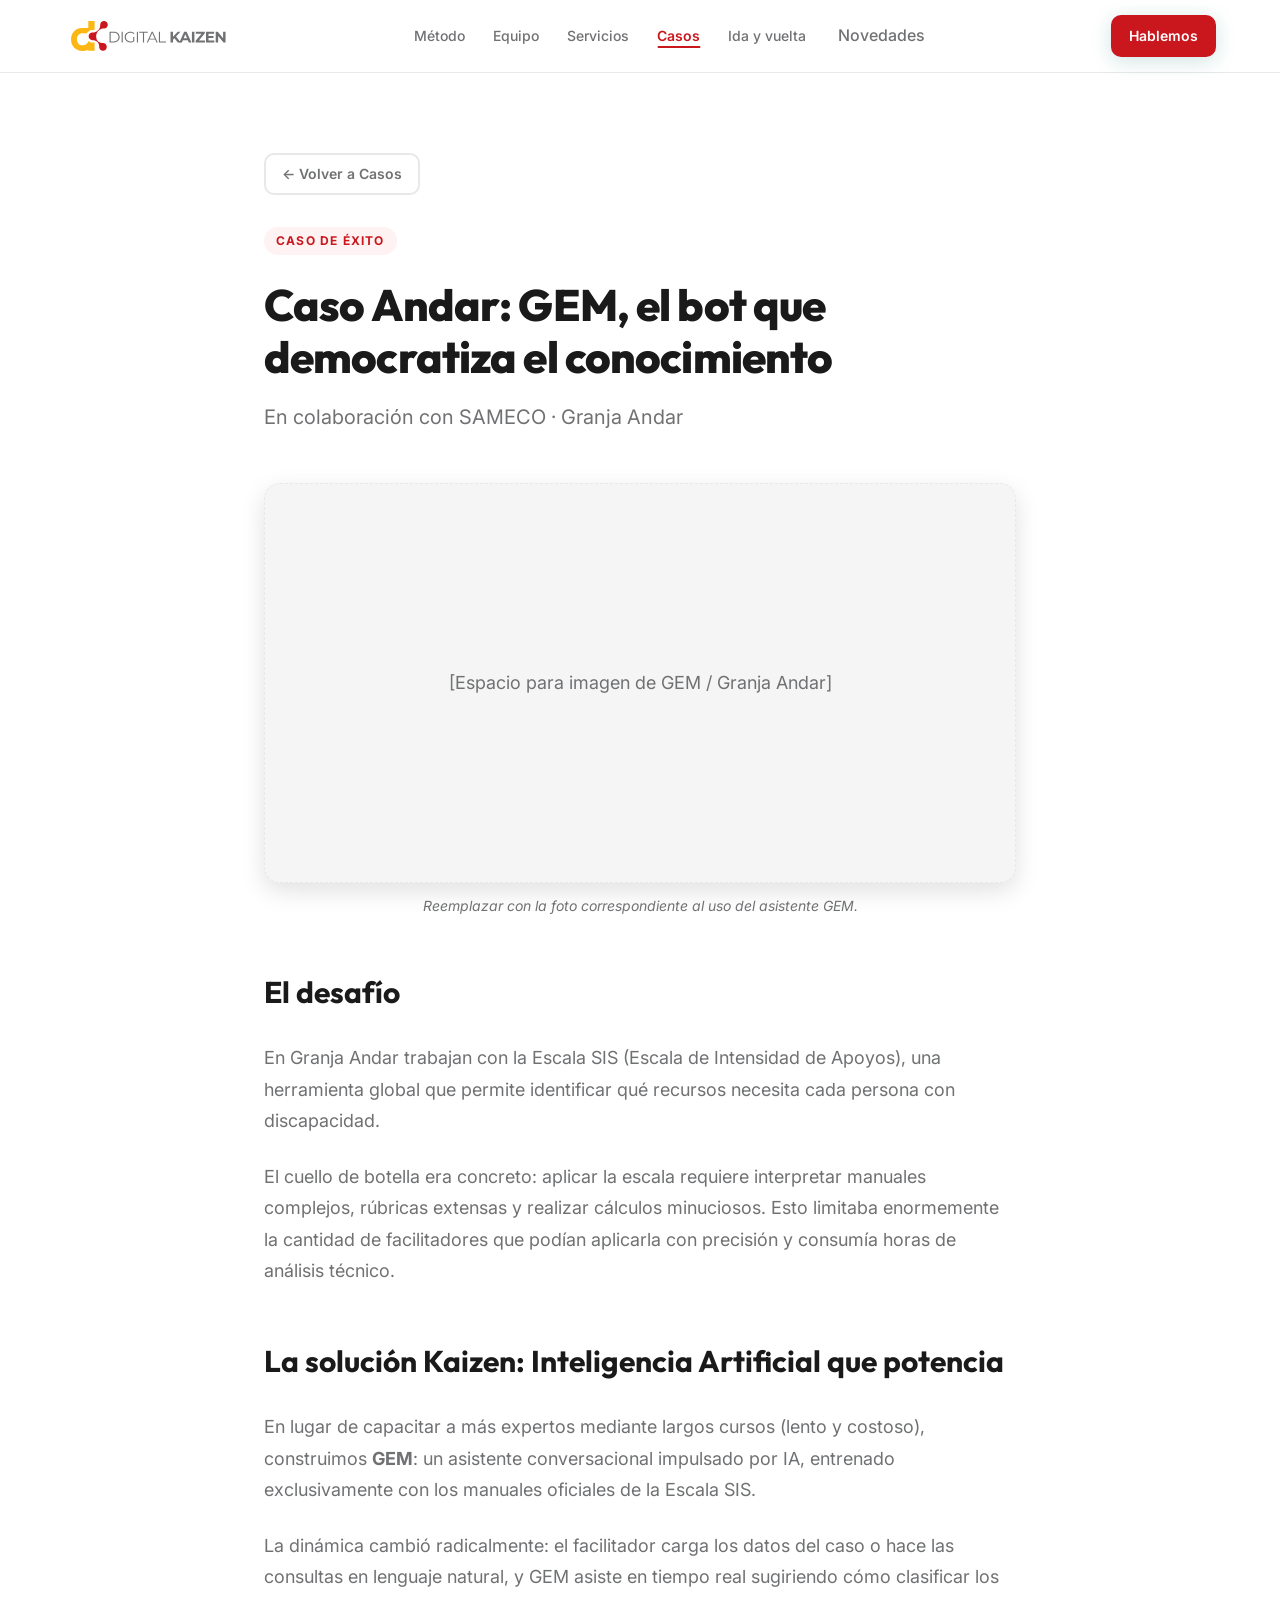
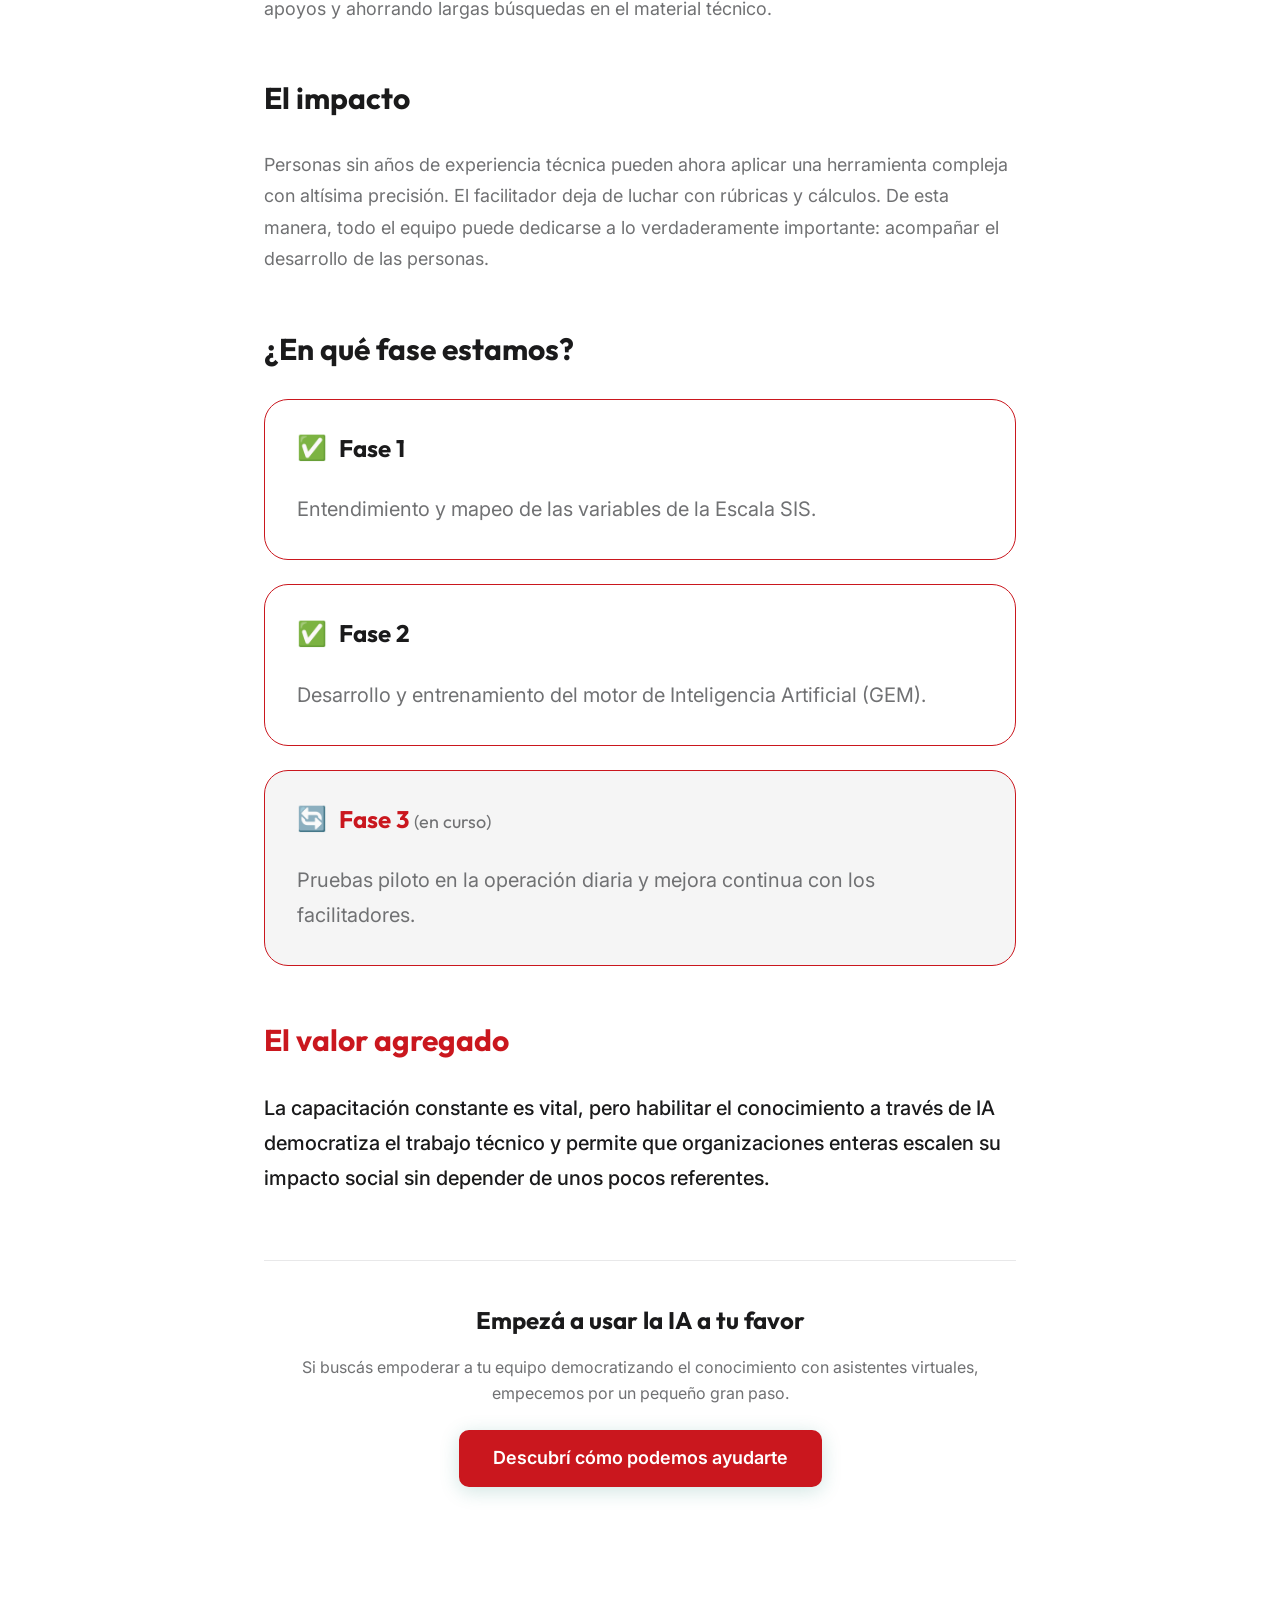
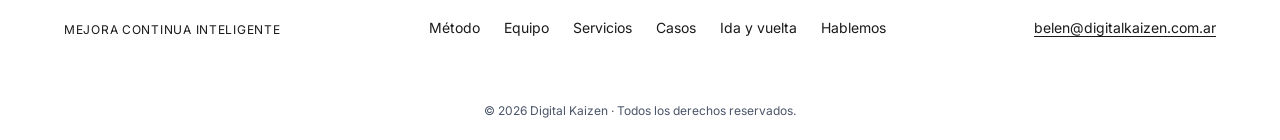
<file: caso-gem.html>
<!DOCTYPE html>
<html lang="es">

<head>
  <meta charset="UTF-8" />
  <meta name="viewport" content="width=device-width, initial-scale=1.0" />
  <meta name="description"
    content="Caso de Éxito de Digital Kaizen: GEM, el bot que democratiza el conocimiento." />
  <title>Caso GEM | Digital Kaizen</title>
  <link rel="preconnect" href="https://fonts.googleapis.com" />
  <link rel="preconnect" href="https://fonts.gstatic.com" crossorigin />
  <link
    href="https://fonts.googleapis.com/css2?family=Inter:wght@300;400;500;600;700;800&family=Outfit:wght@400;600;700;800&display=swap"
    rel="stylesheet" />
  <link rel="stylesheet" href="style.css?v=5" />
</head>

<body>
  <header class="site-header" id="site-header" role="banner">
    <div class="container header-inner">
      <a href="index.html" class="logo" aria-label="Digital Kaizen — inicio">
        <img src="logo.svg" alt="Digital Kaizen" class="logo-img" />
      </a>

      <nav class="nav-desktop" aria-label="Navegación principal">
        <ul role="list">
          <li><a href="index.html#metodo" class="nav-link">Método</a></li>
          <li><a href="index.html#equipo" class="nav-link">Equipo</a></li>
          <li><a href="index.html#servicios" class="nav-link">Servicios</a></li>
          <li><a href="casos.html" class="nav-link active">Casos</a></li>
          <li><a href="ida-y-vuelta.html" class="nav-link">Ida y vuelta</a></li>
          <li><a href="index.html#novedades" class="nav-link mobile-nav-link">Novedades</a></li>
        </ul>
      </nav>

      <a href="index.html#contacto" class="btn btn-primary btn-sm nav-cta"
        aria-label="Ir al formulario de contacto">Hablemos</a>

      <button class="hamburger" id="hamburger-btn" aria-label="Abrir menú" aria-expanded="false"
        aria-controls="mobile-menu">
        <span class="hamburger-line"></span>
        <span class="hamburger-line"></span>
        <span class="hamburger-line"></span>
      </button>
    </div>

    <!-- Mobile menu -->
    <nav class="nav-mobile" id="mobile-menu" aria-label="Menú móvil" aria-hidden="true">
      <ul role="list">
        <li><a href="index.html#metodo" class="nav-link mobile-nav-link">Método</a></li>
        <li><a href="index.html#equipo" class="nav-link mobile-nav-link">Equipo</a></li>
        <li><a href="index.html#servicios" class="nav-link mobile-nav-link">Servicios</a></li>
        <li><a href="casos.html" class="nav-link mobile-nav-link active">Casos</a></li>
        <li><a href="ida-y-vuelta.html" class="nav-link mobile-nav-link">Ida y vuelta</a></li>
        <li><a href="index.html#novedades" class="nav-link mobile-nav-link">Novedades</a></li>
        <li><a href="index.html#contacto" class="btn btn-primary btn-full">Hablemos</a></li>
      </ul>
    </nav>
  </header>

  <main
    style="padding-top: var(--space-20); padding-bottom: var(--space-20); min-height: 70vh; background: var(--color-bg);">
    <article class="container" style="max-width: 800px; margin-inline: auto;">

      <!-- Back button & Header -->
      <div style="margin-bottom: var(--space-12);">
        <a href="casos.html" class="btn btn-ghost btn-sm" style="margin-bottom: var(--space-8); display: inline-flex;">←
          Volver a Casos</a>

        <div
          style="display: block; width: fit-content; padding: 4px 12px; background: var(--clr-red-50); color: var(--clr-red-700); border-radius: var(--radius-full); font-size: var(--fs-xs); font-weight: var(--fw-bold); margin-bottom: 1.5rem; text-transform: uppercase; letter-spacing: 0.1em;">
          Caso de Éxito
        </div>

        <h1
          style="font-family: var(--font-display); font-size: var(--fs-4xl); font-weight: var(--fw-extrabold); line-height: var(--lh-tight); letter-spacing: -0.02em; margin-bottom: var(--space-4); color: var(--color-text);">
          Caso Andar: GEM, el bot que democratiza el conocimiento
        </h1>
        <p style="font-size: var(--fs-lg); color: var(--color-text-muted); line-height: var(--lh-relaxed);">
          En colaboración con SAMECO · Granja Andar
        </p>
      </div>

      <!-- FOTO PRINCIPAL (Placeholder) -->
      <figure style="margin: 0 0 var(--space-12) 0;">
        <div style="border-radius: var(--radius-lg); overflow: hidden; box-shadow: 0 8px 24px rgba(0,0,0,0.12); background: var(--color-bg-soft); display: flex; justify-content: center; align-items: center; min-height: 400px; border: 1px dashed var(--color-border);">
          <p style="color: var(--color-text-muted); font-size: var(--fs-md);">[Espacio para imagen de GEM / Granja Andar]</p>
        </div>
        <figcaption
          style="text-align: center; color: var(--color-text-muted); font-size: var(--fs-sm); margin-top: var(--space-3); font-style: italic;">
          Reemplazar con la foto correspondiente al uso del asistente GEM.</figcaption>
      </figure>

      <!-- Main Body -->
      <div style="font-size: var(--fs-md); color: var(--color-text-muted); line-height: var(--lh-relaxed);">

        <h2
          style="font-family: var(--font-display); font-size: var(--fs-2xl); font-weight: var(--fw-bold); margin-top: var(--space-12); margin-bottom: var(--space-6); color: var(--color-text);">
          El desafío</h2>
        <p style="margin-bottom: var(--space-6);">En Granja Andar trabajan con la Escala SIS (Escala de Intensidad de Apoyos), una herramienta global que permite identificar qué recursos necesita cada persona con discapacidad.</p>
        <p style="margin-bottom: var(--space-6);">El cuello de botella era concreto: aplicar la escala requiere interpretar manuales complejos, rúbricas extensas y realizar cálculos minuciosos. Esto limitaba enormemente la cantidad de facilitadores que podían aplicarla con precisión y consumía horas de análisis técnico.</p>

        <h2
          style="font-family: var(--font-display); font-size: var(--fs-2xl); font-weight: var(--fw-bold); margin-top: var(--space-12); margin-bottom: var(--space-6); color: var(--color-text);">
          La solución Kaizen: Inteligencia Artificial que potencia</h2>
        <p style="margin-bottom: var(--space-6);">En lugar de capacitar a más expertos mediante largos cursos (lento y costoso), construimos <strong>GEM</strong>: un asistente conversacional impulsado por IA, entrenado exclusivamente con los manuales oficiales de la Escala SIS.</p>
        <p style="margin-bottom: var(--space-6);">La dinámica cambió radicalmente: el facilitador carga los datos del caso o hace las consultas en lenguaje natural, y GEM asiste en tiempo real sugiriendo cómo clasificar los apoyos y ahorrando largas búsquedas en el material técnico.</p>

        <h2
          style="font-family: var(--font-display); font-size: var(--fs-2xl); font-weight: var(--fw-bold); margin-top: var(--space-12); margin-bottom: var(--space-6); color: var(--color-text);">
          El impacto</h2>
        <p style="margin-bottom: var(--space-6);">Personas sin años de experiencia técnica pueden ahora aplicar una herramienta compleja con altísima precisión. El facilitador deja de luchar con rúbricas y cálculos. De esta manera, todo el equipo puede dedicarse a lo verdaderamente importante: acompañar el desarrollo de las personas.</p>

        <h2
          style="font-family: var(--font-display); font-size: var(--fs-2xl); font-weight: var(--fw-bold); margin-top: var(--space-12); margin-bottom: var(--space-6); color: var(--color-text);">
          ¿En qué fase estamos?</h2>
        <div role="list"
          style="display: flex; flex-direction: column; gap: var(--space-6); margin-bottom: var(--space-12);">

          <div class="servicio-card" role="listitem"
            style="display: flex; flex-direction: column; padding: var(--space-8);">
            <div style="display: flex; align-items: center; gap: var(--space-3); margin-bottom: var(--space-3);">
              <span aria-hidden="true" style="font-size: 24px; line-height: 1;">✅</span>
              <h3 class="servicio-title" style="font-size: var(--fs-xl); margin-bottom: 0;">Fase 1</h3>
            </div>
            <p style="color: var(--color-text-muted); font-size: var(--fs-lg);">Entendimiento y mapeo de las variables de la Escala SIS.</p>
          </div>

          <div class="servicio-card" role="listitem"
            style="display: flex; flex-direction: column; padding: var(--space-8);">
            <div style="display: flex; align-items: center; gap: var(--space-3); margin-bottom: var(--space-3);">
              <span aria-hidden="true" style="font-size: 24px; line-height: 1;">✅</span>
              <h3 class="servicio-title" style="font-size: var(--fs-xl); margin-bottom: 0;">Fase 2</h3>
            </div>
            <p style="color: var(--color-text-muted); font-size: var(--fs-lg);">Desarrollo y entrenamiento del motor de Inteligencia Artificial (GEM).</p>
          </div>

          <div class="servicio-card" role="listitem"
            style="display: flex; flex-direction: column; padding: var(--space-8); background: var(--color-bg-soft); border-color: var(--color-primary);">
            <div style="display: flex; align-items: center; gap: var(--space-3); margin-bottom: var(--space-3);">
              <span aria-hidden="true" style="font-size: 24px; line-height: 1;">🔄</span>
              <h3 class="servicio-title"
                style="font-size: var(--fs-xl); margin-bottom: 0; color: var(--color-primary);">Fase 3 <span
                  style="font-size: var(--fs-md); font-weight: normal; color: var(--color-text-muted);">(en
                  curso)</span></h3>
            </div>
            <p style="color: var(--color-text-muted); font-size: var(--fs-lg);">Pruebas piloto en la operación diaria y mejora continua con los facilitadores.</p>
          </div>

        </div>

        <h2
          style="font-family: var(--font-display); font-size: var(--fs-2xl); font-weight: var(--fw-bold); margin-top: var(--space-12); margin-bottom: var(--space-6); color: var(--color-primary);">
          El valor agregado</h2>
        <p
          style="margin-bottom: var(--space-6); font-size: var(--fs-lg); font-weight: var(--fw-medium); color: var(--color-text);">
          La capacitación constante es vital, pero habilitar el conocimiento a través de IA democratiza el trabajo técnico y permite que organizaciones enteras escalen su impacto social sin depender de unos pocos referentes.
        </p>
      </div>

      <!-- CTA Footer -->
      <div
        style="margin-top: var(--space-16); padding-top: var(--space-10); border-top: 1px solid var(--color-border); text-align: center;">
        <h3
          style="font-family: var(--font-display); font-size: var(--fs-xl); font-weight: var(--fw-bold); margin-bottom: var(--space-4); color: var(--color-text);">
          Empezá a usar la IA a tu favor</h3>
        <p style="color: var(--color-text-muted); margin-bottom: var(--space-6);">Si buscás empoderar a tu equipo democratizando el conocimiento con asistentes virtuales, empecemos por un pequeño gran paso.</p>
        <a href="index.html#contacto" class="btn btn-primary btn-lg">Descubrí cómo podemos ayudarte</a>
      </div>

    </article>
  </main>

  <footer class="site-footer" role="contentinfo">
    <div class="container footer-inner">
      <div class="footer-brand">
        <p class="footer-tagline">Mejora Continua Inteligente</p>
      </div>
      <nav class="footer-nav" aria-label="Navegación del pie de página">
        <a href="index.html#metodo" class="footer-link">Método</a>
        <a href="index.html#equipo" class="footer-link">Equipo</a>
        <a href="index.html#servicios" class="footer-link">Servicios</a>
        <a href="casos.html" class="footer-link">Casos</a>
        <a href="ida-y-vuelta.html" class="footer-link">Ida y vuelta</a>
        <a href="index.html#contacto" class="footer-link">Hablemos</a>
      </nav>
      <div class="footer-contact">
        <a href="mailto:belen@digitalkaizen.com.ar" class="footer-email">belen@digitalkaizen.com.ar</a>
      </div>
    </div>
    <div class="footer-bottom">
      <div class="container">
        <p>&copy; <span id="footer-year"></span> Digital Kaizen · Todos los derechos reservados.</p>
      </div>
    </div>
  </footer>

  <script src="main.js"></script>
</body>

</html>
</file>
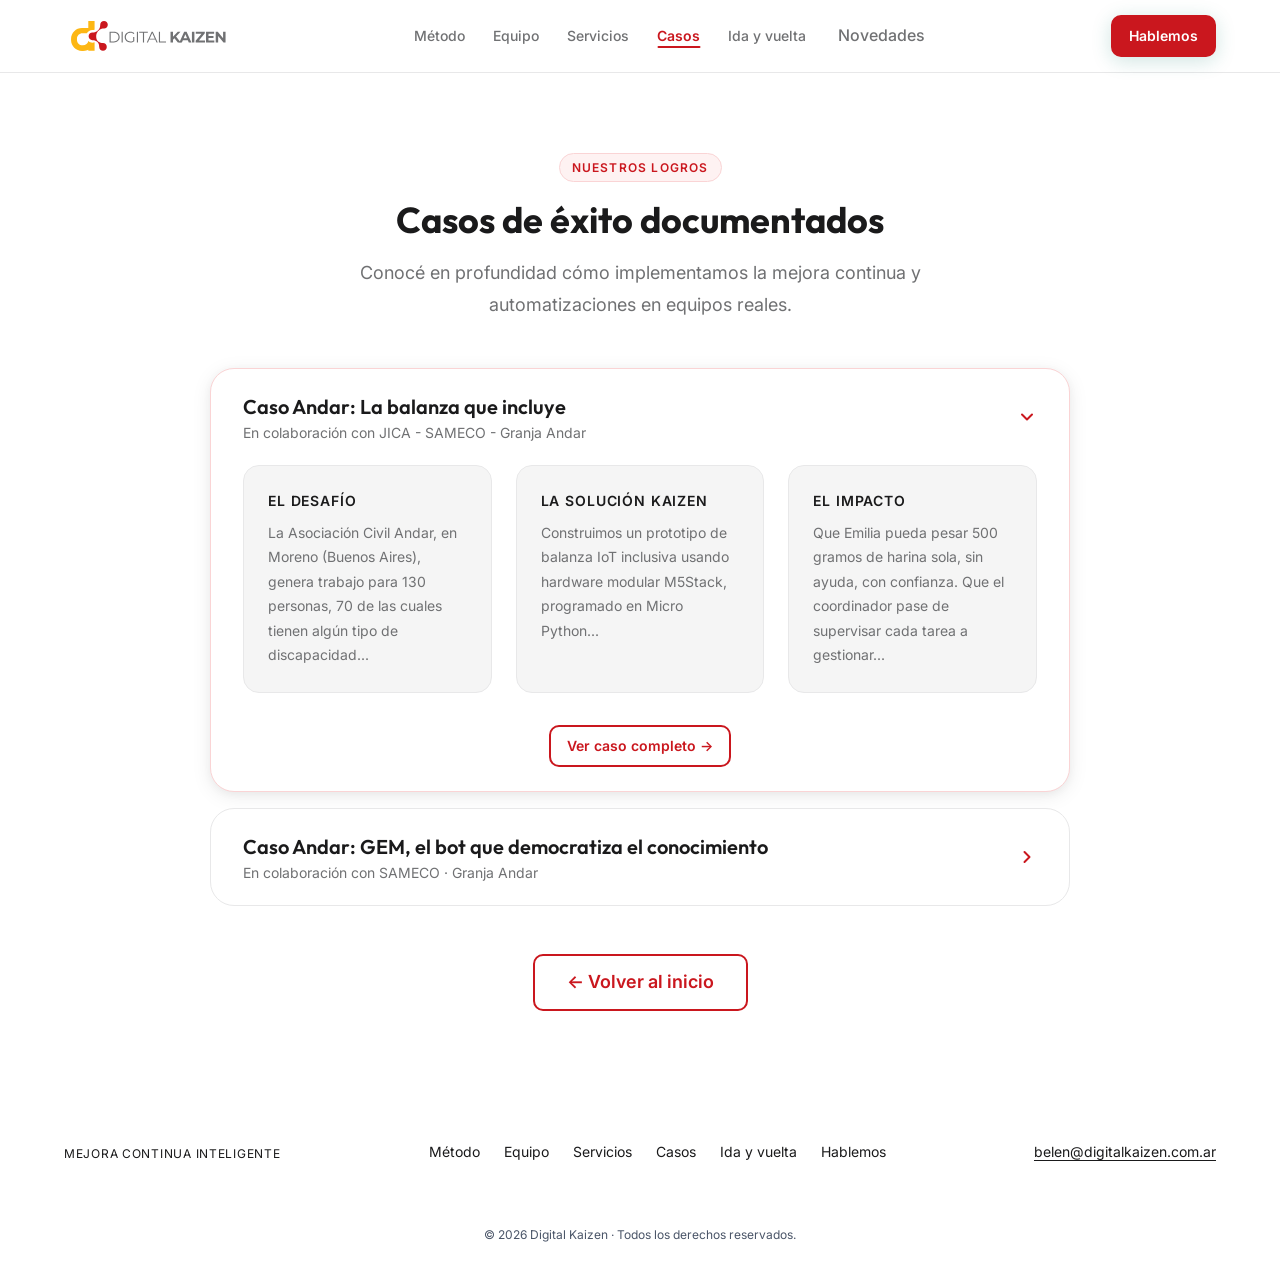
<file: casos.html>
<!DOCTYPE html>
<html lang="es">

<head>
  <meta charset="UTF-8" />
  <meta name="viewport" content="width=device-width, initial-scale=1.0" />
  <meta name="description" content="Digital Kaizen — Casos de éxito." />
  <title>Casos de Éxito | Digital Kaizen</title>
  <link rel="preconnect" href="https://fonts.googleapis.com" />
  <link rel="preconnect" href="https://fonts.gstatic.com" crossorigin />
  <link
    href="https://fonts.googleapis.com/css2?family=Inter:wght@300;400;500;600;700;800&family=Outfit:wght@400;600;700;800&display=swap"
    rel="stylesheet" />
  <link rel="stylesheet" href="style.css?v=5" />
</head>

<body>
  <header class="site-header" id="site-header" role="banner">
    <div class="container header-inner">
      <a href="index.html" class="logo" aria-label="Digital Kaizen — inicio">
        <img src="logo.svg" alt="Digital Kaizen" class="logo-img" />
      </a>

      <nav class="nav-desktop" aria-label="Navegación principal">
        <ul role="list">
          <li><a href="index.html#metodo" class="nav-link">Método</a></li>
          <li><a href="index.html#equipo" class="nav-link">Equipo</a></li>
          <li><a href="index.html#servicios" class="nav-link">Servicios</a></li>
          <li><a href="casos.html" class="nav-link active">Casos</a></li>
          <li><a href="ida-y-vuelta.html" class="nav-link">Ida y vuelta</a></li>
          <li><a href="index.html#novedades" class="nav-link mobile-nav-link">Novedades</a></li>
        </ul>
      </nav>

      <a href="index.html#contacto" class="btn btn-primary btn-sm nav-cta"
        aria-label="Ir al formulario de contacto">Hablemos</a>

      <button class="hamburger" id="hamburger-btn" aria-label="Abrir menú" aria-expanded="false"
        aria-controls="mobile-menu">
        <span class="hamburger-line"></span>
        <span class="hamburger-line"></span>
        <span class="hamburger-line"></span>
      </button>
    </div>

    <!-- Mobile menu -->
    <nav class="nav-mobile" id="mobile-menu" aria-label="Menú móvil" aria-hidden="true">
      <ul role="list">
        <li><a href="index.html#metodo" class="nav-link mobile-nav-link">Método</a></li>
        <li><a href="index.html#equipo" class="nav-link mobile-nav-link">Equipo</a></li>
        <li><a href="index.html#servicios" class="nav-link mobile-nav-link">Servicios</a></li>
        <li><a href="casos.html" class="nav-link mobile-nav-link active">Casos</a></li>
        <li><a href="ida-y-vuelta.html" class="nav-link mobile-nav-link">Ida y vuelta</a></li>
        <li><a href="index.html#novedades" class="nav-link mobile-nav-link">Novedades</a></li>
        <li><a href="index.html#contacto" class="btn btn-primary btn-full">Hablemos</a></li>
      </ul>
    </nav>
  </header>

  <main style="padding-top: var(--space-20); padding-bottom: var(--space-20); min-height: 70vh;">
    <section class="container">
      <div class="section-header" style="margin-bottom: var(--space-12);">
        <span class="section-tag">Nuestros logros</span>
        <h2>Casos de éxito documentados</h2>
        <p class="section-intro">Conocé en profundidad cómo implementamos la mejora continua y automatizaciones en
          equipos reales.</p>
      </div>

      <div class="accordion" role="list" id="casos-accordion">

        <!-- ==================== CASO 1: GRANJA ANDAR ==================== -->
        <!-- Inicia tarjeta de caso -->
        <article class="accordion-item accordion-item--open" role="listitem">
          <button class="accordion-trigger" aria-expanded="true" aria-controls="caso-1-content" id="caso-1-trigger">
            <div class="accordion-header-inner"
              style="display: flex; flex-direction: column; align-items: flex-start; gap: 0.25rem;">
              <span class="accordion-title">Caso Andar: La balanza que incluye</span>
              <span style="font-size: var(--fs-sm); color: var(--color-text-muted); font-weight: var(--fw-normal);">En
                colaboración con JICA - SAMECO - Granja Andar</span>
            </div>
            <span class="accordion-icon" aria-hidden="true">
              <svg width="20" height="20" viewBox="0 0 20 20" fill="none">
                <path d="M5 7.5 L10 12.5 L15 7.5" stroke="currentColor" stroke-width="2" stroke-linecap="round"
                  stroke-linejoin="round" />
              </svg>
            </span>
          </button>
          <div class="accordion-content" id="caso-1-content" aria-labelledby="caso-1-trigger" role="region">
            <div class="caso-grid">
              <div class="caso-block">
                <h4>El desafío</h4>
                <p>La Asociación Civil Andar, en Moreno (Buenos Aires), genera trabajo para 130 personas, 70 de las
                  cuales tienen algún tipo de discapacidad...</p>
              </div>
              <div class="caso-block">
                <h4>La solución Kaizen</h4>
                <p>Construimos un prototipo de balanza IoT inclusiva usando hardware modular M5Stack, programado en
                  Micro Python...</p>
              </div>
              <div class="caso-block">
                <h4>El impacto</h4>
                <p>Que Emilia pueda pesar 500 gramos de harina sola, sin ayuda, con confianza. Que el coordinador pase
                  de supervisar cada tarea a gestionar...</p>
              </div>
            </div>
          </div>
          <div style="padding-bottom: 1.5rem; display: flex; justify-content: center;">
            <a href="caso-andar.html" class="btn btn-secondary btn-sm">Ver caso completo →</a>
          </div>
        </article>
        <!-- Fin de la tarjeta del Caso 1 -->
        <!-- ============================================================== -->

        <!-- ==================== CASO 2 ==================== -->
        <article class="accordion-item" role="listitem">
          <button class="accordion-trigger" aria-expanded="false" aria-controls="caso-2-content" id="caso-2-trigger">
            <div class="accordion-header-inner"
              style="display: flex; flex-direction: column; align-items: flex-start; gap: 0.25rem;">
              <span class="accordion-title">Caso Andar: GEM, el bot que democratiza el conocimiento</span>
              <span style="font-size: var(--fs-sm); color: var(--color-text-muted); font-weight: var(--fw-normal);">En
                colaboración con SAMECO · Granja Andar
              </span>
            </div>
            <span class="accordion-icon" aria-hidden="true">
              <svg width="20" height="20" viewBox="0 0 20 20" fill="none">
                <path d="M5 7.5 L10 12.5 L15 7.5" stroke="currentColor" stroke-width="2" stroke-linecap="round"
                  stroke-linejoin="round" />
              </svg>
            </span>
          </button>
          <div class="accordion-content" id="caso-2-content" aria-labelledby="caso-2-trigger" role="region">
            <div class="caso-grid">
              <div class="caso-block">
                <h4>El desafío</h4>
                <p>En Granja Andar trabajan con la Escala SIS (Escala de Intensidad de Apoyos), una herramienta global
                  que permite identificar qué recursos necesita cada persona con discapacidad...
                </p>
              </div>
              <div class="caso-block">
                <h4>La solución Kaizen</h4>
                <p>En lugar de capacitar a más expertos (lento y costoso), construimos GEM: un asistente conversacional
                  impulsado por IA, entrenado exclusivamente con los manuales oficiales...</p>
              </div>
              <div class="caso-block">
                <h4>El impacto</h4>
                <p>Personas sin años de experiencia técnica pueden ahora aplicar una herramienta compleja con alta
                  precisión. El facilitador deja de luchar con rúbricas y cálculos...</p>
              </div>
            </div>
            <div style="padding-bottom: 1.5rem; display: flex; justify-content: center;">
              <a href="caso-gem.html" class="btn btn-secondary btn-sm">Ver caso completo →</a>
            </div>
          </div>
        </article>
        <!-- Fin de la tarjeta del Caso 2 -->
        <!-- ============================================================== -->
      </div>

      <div style="text-align: center; margin-top: var(--space-12);">
        <a href="index.html" class="btn btn-secondary btn-lg">← Volver al inicio</a>
      </div>
    </section>
  </main>

  <footer class="site-footer" role="contentinfo">
    <div class="container footer-inner">
      <div class="footer-brand">
        <p class="footer-tagline">Mejora Continua Inteligente</p>
      </div>
      <nav class="footer-nav" aria-label="Navegación del pie de página">
        <a href="index.html#metodo" class="footer-link">Método</a>
        <a href="index.html#equipo" class="footer-link">Equipo</a>
        <a href="index.html#servicios" class="footer-link">Servicios</a>
        <a href="casos.html" class="footer-link">Casos</a>
        <a href="ida-y-vuelta.html" class="footer-link">Ida y vuelta</a>
        <a href="index.html#contacto" class="footer-link">Hablemos</a>
      </nav>
      <div class="footer-contact">
        <a href="mailto:belen@digitalkaizen.com.ar" class="footer-email">belen@digitalkaizen.com.ar</a>
      </div>
    </div>
    <div class="footer-bottom">
      <div class="container">
        <p>&copy; <span id="footer-year"></span> Digital Kaizen · Todos los derechos reservados.</p>
      </div>
    </div>
  </footer>

  <script src="main.js"></script>
</body>

</html>
</file>
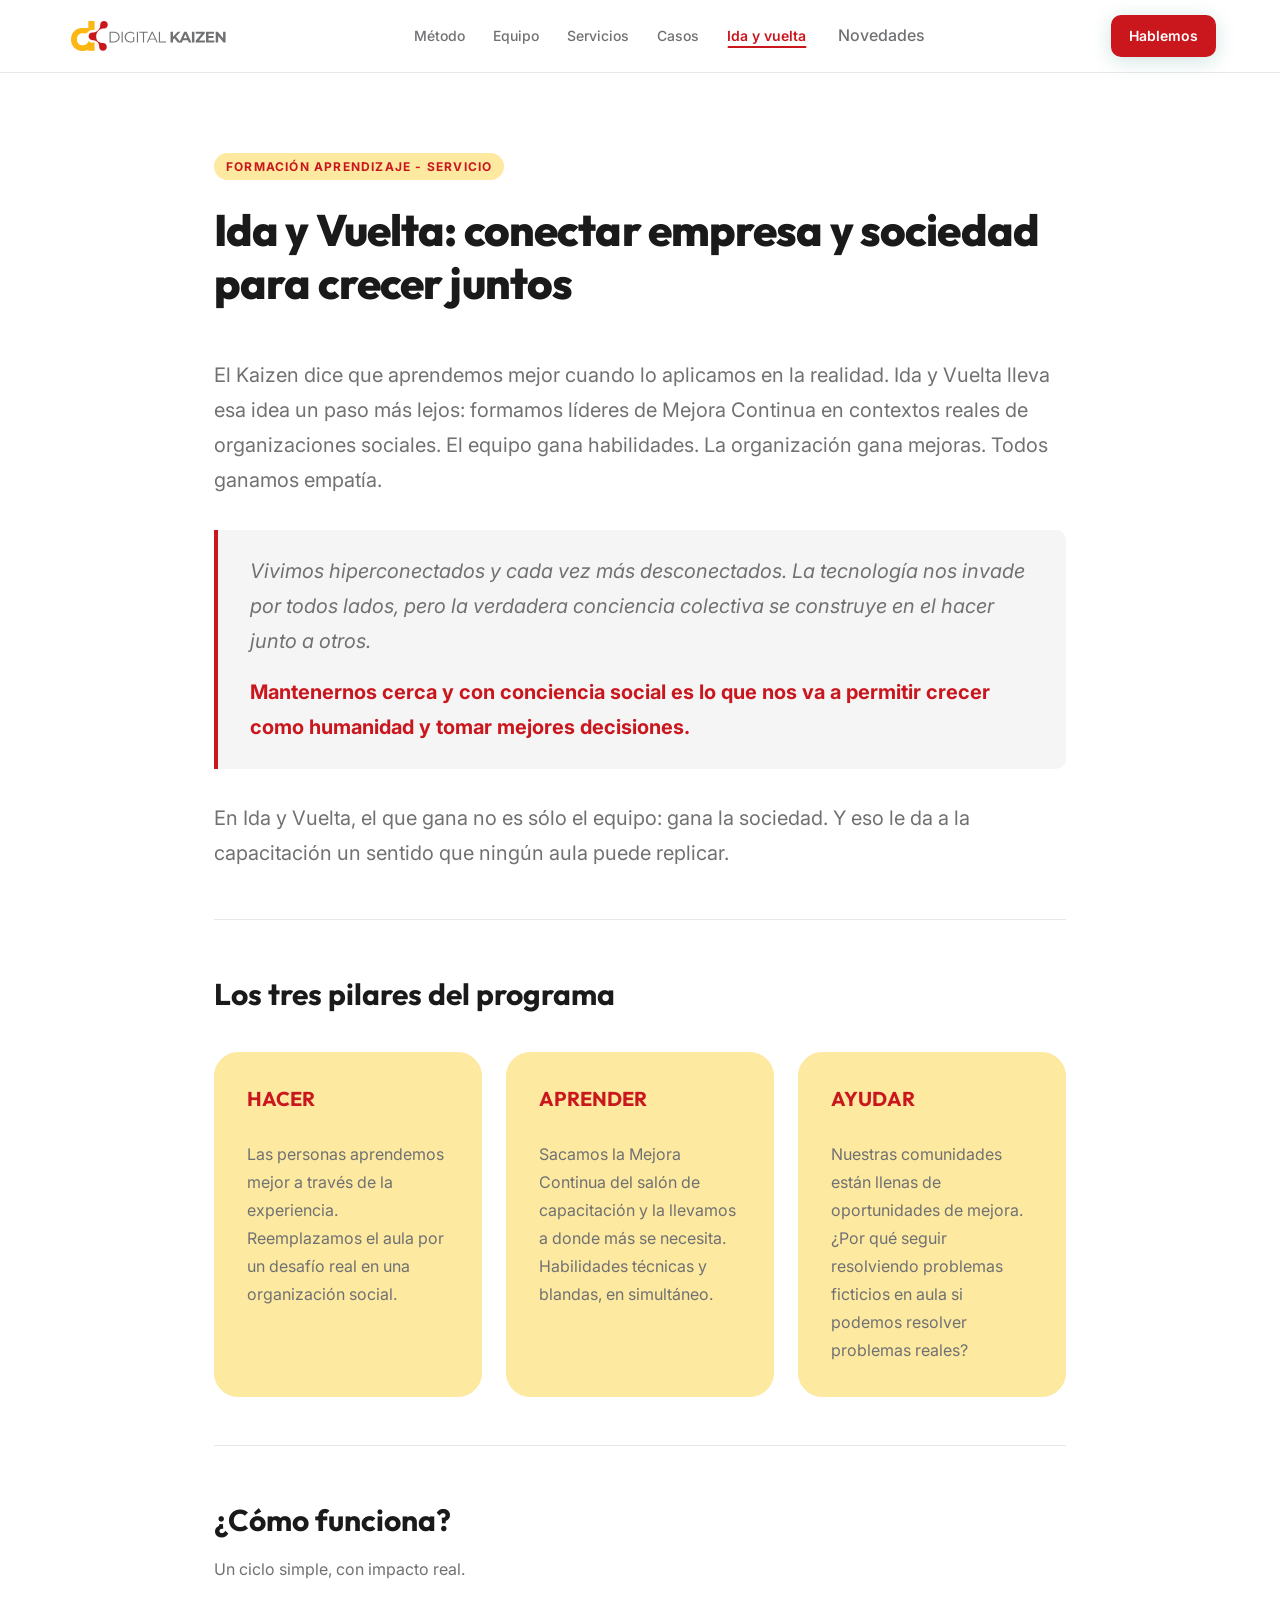
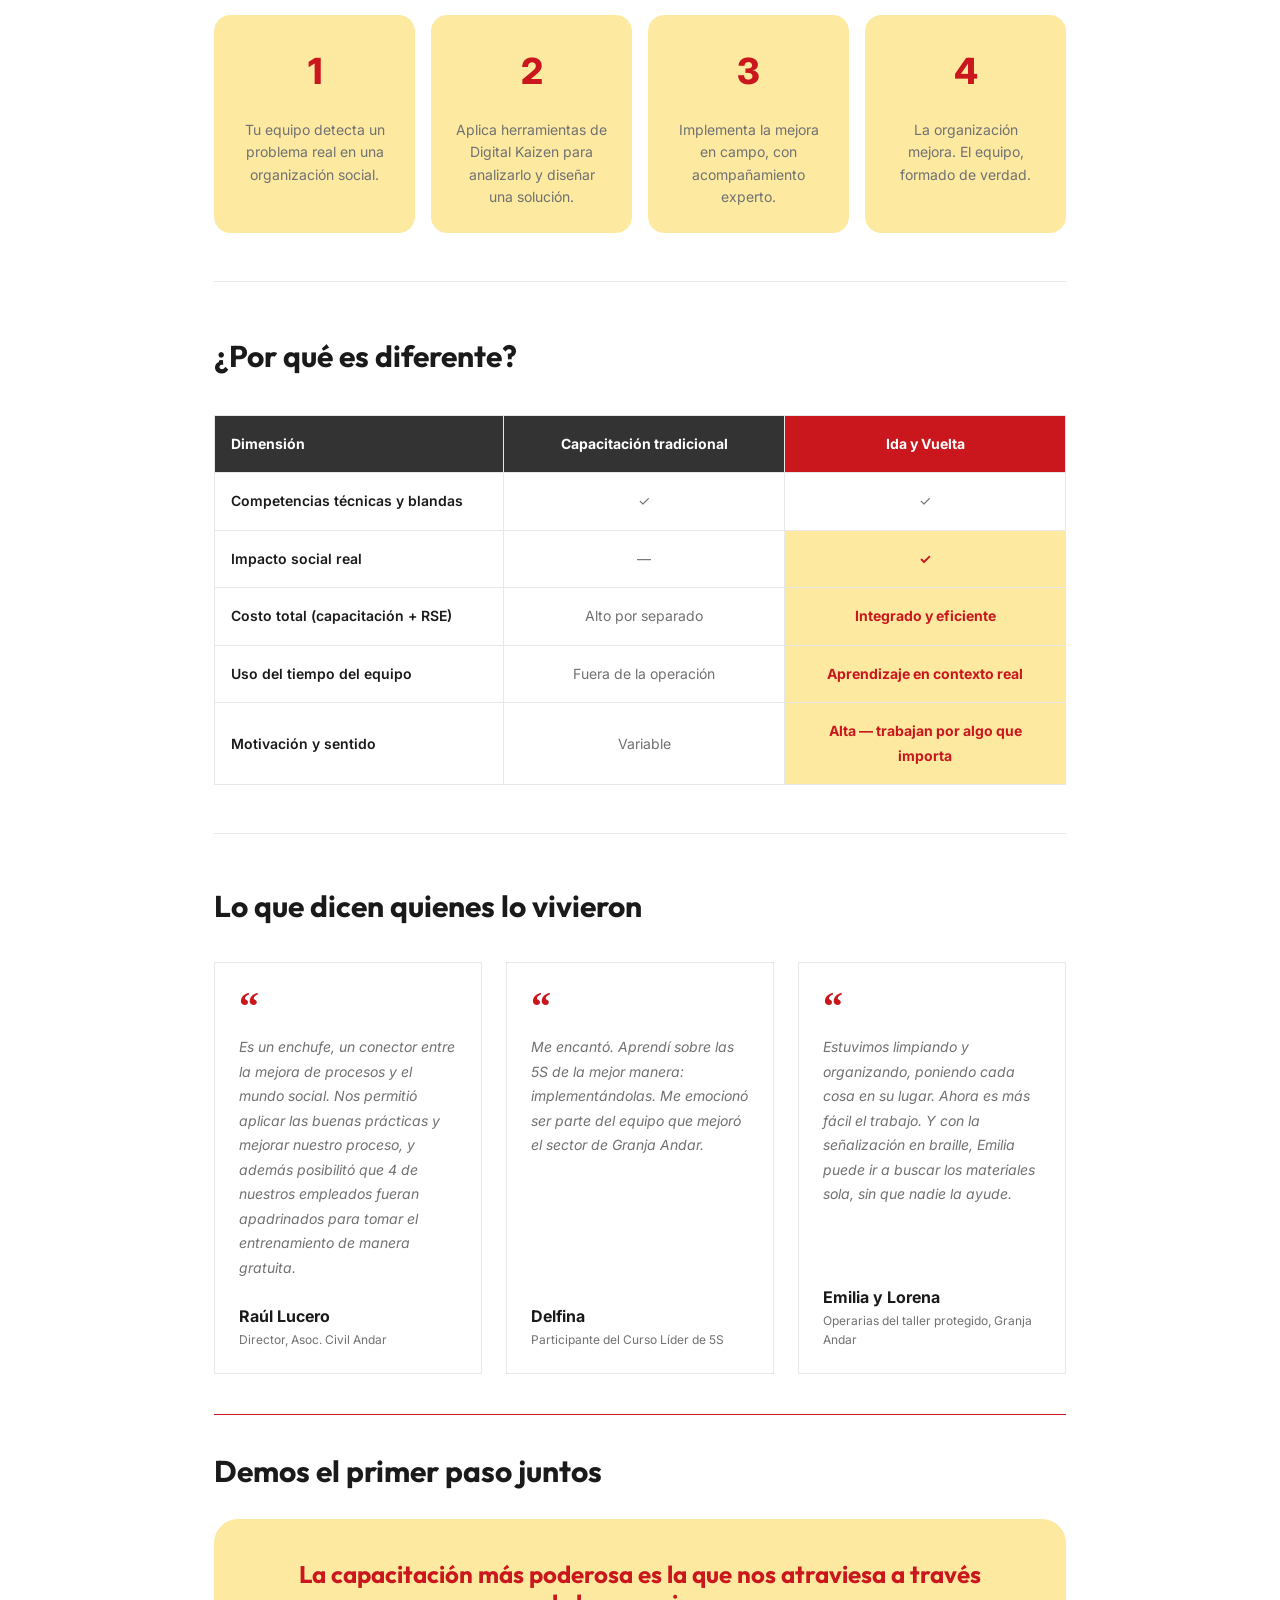
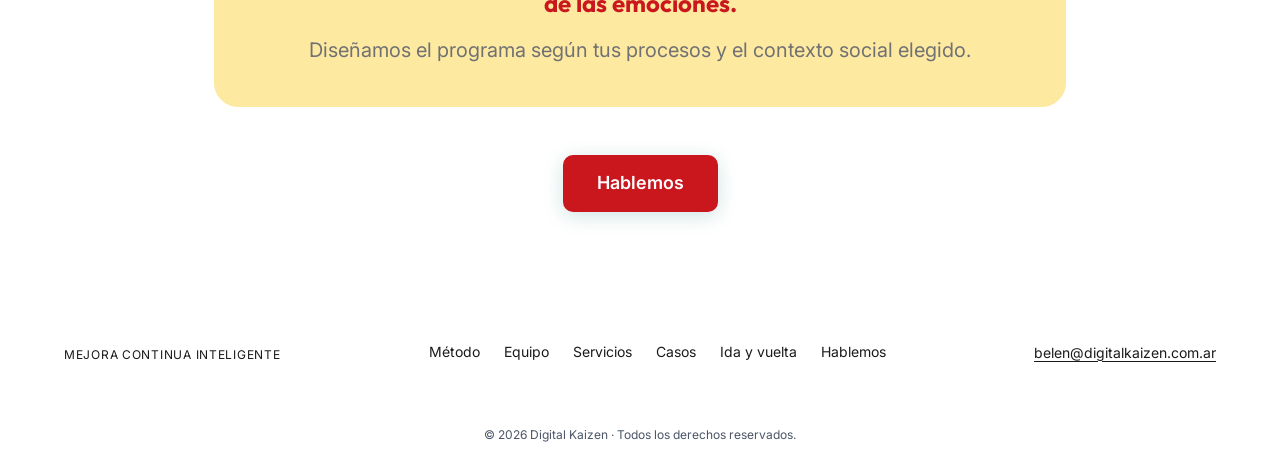
<file: ida-y-vuelta.html>
<!DOCTYPE html>
<html lang="es">

<head>
  <meta charset="UTF-8" />
  <meta name="viewport" content="width=device-width, initial-scale=1.0" />
  <meta name="description" content="Digital Kaizen — Ida y vuelta." />
  <title>Ida y vuelta | Digital Kaizen</title>
  <link rel="preconnect" href="https://fonts.googleapis.com" />
  <link rel="preconnect" href="https://fonts.gstatic.com" crossorigin />
  <link
    href="https://fonts.googleapis.com/css2?family=Inter:wght@300;400;500;600;700;800&family=Outfit:wght@400;600;700;800&display=swap"
    rel="stylesheet" />
  <link rel="stylesheet" href="style.css?v=5" />
  <style>
    .ida-grid-3 {
      display: grid;
      grid-template-columns: repeat(3, 1fr);
    }
    .ida-grid-4 {
      display: grid;
      grid-template-columns: repeat(4, 1fr);
    }
    @media (max-width: 768px) {
      .ida-grid-3, .ida-grid-4 {
        grid-template-columns: 1fr !important;
      }
    }
  </style>
</head>

<body>
  <header class="site-header" id="site-header" role="banner">
    <div class="container header-inner">
      <a href="index.html" class="logo" aria-label="Digital Kaizen — inicio">
        <img src="logo.svg" alt="Digital Kaizen" class="logo-img" />
      </a>

      <nav class="nav-desktop" aria-label="Navegación principal">
        <ul role="list">
          <li><a href="index.html#metodo" class="nav-link">Método</a></li>
          <li><a href="index.html#equipo" class="nav-link">Equipo</a></li>
          <li><a href="index.html#servicios" class="nav-link">Servicios</a></li>
          <li><a href="casos.html" class="nav-link">Casos</a></li>
          <li><a href="ida-y-vuelta.html" class="nav-link active">Ida y vuelta</a></li>
          <li><a href="index.html#novedades" class="nav-link mobile-nav-link">Novedades</a></li>
        </ul>
      </nav>

      <a href="index.html#contacto" class="btn btn-primary btn-sm nav-cta"
        aria-label="Ir al formulario de contacto">Hablemos</a>

      <button class="hamburger" id="hamburger-btn" aria-label="Abrir menú" aria-expanded="false"
        aria-controls="mobile-menu">
        <span class="hamburger-line"></span>
        <span class="hamburger-line"></span>
        <span class="hamburger-line"></span>
      </button>
    </div>

    <!-- Mobile menu -->
    <nav class="nav-mobile" id="mobile-menu" aria-label="Menú móvil" aria-hidden="true">
      <ul role="list">
        <li><a href="index.html#metodo" class="nav-link mobile-nav-link">Método</a></li>
        <li><a href="index.html#equipo" class="nav-link mobile-nav-link">Equipo</a></li>
        <li><a href="index.html#servicios" class="nav-link mobile-nav-link">Servicios</a></li>
        <li><a href="casos.html" class="nav-link mobile-nav-link">Casos</a></li>
        <li><a href="ida-y-vuelta.html" class="nav-link mobile-nav-link active">Ida y vuelta</a></li>
        <li><a href="index.html#novedades" class="nav-link mobile-nav-link">Novedades</a></li>
        <li><a href="index.html#contacto" class="btn btn-primary btn-full">Hablemos</a></li>
      </ul>
    </nav>
  </header>

  <main style="padding-top: var(--space-20); padding-bottom: var(--space-20); background: var(--color-bg);">
    <article class="container" style="max-width: 900px; margin-inline: auto;">

      <div style="margin-bottom: var(--space-12);">
        <div
          style="display: inline-block; padding: 4px 12px; background: #fde9a0; color: var(--color-primary); border-radius: var(--radius-full); font-size: var(--fs-xs); font-weight: var(--fw-bold); margin-bottom: 1.5rem; text-transform: uppercase; letter-spacing: 0.1em;">
          Formación Aprendizaje - Servicio
        </div>

        <h1
          style="font-family: var(--font-display); font-size: var(--fs-4xl); font-weight: var(--fw-extrabold); line-height: var(--lh-tight); letter-spacing: -0.02em; margin-bottom: var(--space-6); color: var(--color-text);">
          Ida y Vuelta: conectar empresa y sociedad para crecer juntos
        </h1>
      </div>

      <div style="font-size: var(--fs-lg); color: var(--color-text-muted); line-height: var(--lh-relaxed);">
        <p style="margin-bottom: var(--space-6);">El Kaizen dice que aprendemos mejor cuando lo aplicamos en la
          realidad. Ida y Vuelta lleva esa idea un paso más lejos: formamos líderes de Mejora Continua en contextos
          reales de organizaciones sociales. El equipo gana habilidades. La organización gana mejoras. Todos ganamos
          empatía.</p>

        <div
          style="padding: var(--space-6) var(--space-8); border-left: 4px solid var(--color-primary); background: var(--color-bg-soft); border-radius: 0 var(--radius-md) var(--radius-md) 0; margin: var(--space-8) 0;">
          <p style="margin-bottom: var(--space-4); font-style: italic;">Vivimos hiperconectados y cada vez más
            desconectados. La tecnología nos invade por todos lados, pero la verdadera conciencia colectiva se construye
            en el hacer junto a otros.</p>
          <p style="margin-bottom: 0; font-weight: var(--fw-bold); color: var(--color-primary);">Mantenernos cerca y con
            conciencia social es lo que nos va a permitir crecer como humanidad y tomar mejores decisiones.</p>
        </div>

        <p style="margin-bottom: var(--space-12);">En Ida y Vuelta, el que gana no es sólo el equipo: gana la sociedad.
          Y eso le da a la capacitación un sentido que ningún aula puede replicar.</p>

        <hr style="border: 0; border-top: 1px solid var(--color-border); margin: var(--space-12) 0;" />

        <h2
          style="font-family: var(--font-display); font-size: var(--fs-2xl); font-weight: var(--fw-bold); margin-bottom: var(--space-8); color: var(--color-text);">
          Los tres pilares del programa</h2>

        <div class="ida-grid-3" style="gap: var(--space-6);" role="list">

          <div class="servicio-card" role="listitem"
            style="background: #fde9a0; border: 1px solid #fde9a0; box-shadow: none;">
            <h3 class="servicio-title"
              style="color: var(--color-primary); font-size: var(--fs-lg); margin-bottom: var(--space-3); text-transform: uppercase;">
              Hacer</h3>
            <p style="font-size: var(--fs-base); color: var(--color-text-muted);">Las personas aprendemos mejor a través
              de la experiencia. Reemplazamos el aula por un desafío real en una organización social.</p>
          </div>

          <div class="servicio-card" role="listitem"
            style="background: #fde9a0; border: 1px solid #fde9a0; box-shadow: none;">
            <h3 class="servicio-title"
              style="color: var(--color-primary); font-size: var(--fs-lg); margin-bottom: var(--space-3); text-transform: uppercase;">
              Aprender</h3>
            <p style="font-size: var(--fs-base); color: var(--color-text-muted);">Sacamos la Mejora Continua del salón
              de capacitación y la llevamos a donde más se necesita. Habilidades técnicas y blandas, en simultáneo.</p>
          </div>

          <div class="servicio-card" role="listitem"
            style="background: #fde9a0; border: 1px solid #fde9a0; box-shadow: none;">
            <h3 class="servicio-title"
              style="color: var(--color-primary); font-size: var(--fs-lg); margin-bottom: var(--space-3); text-transform: uppercase;">
              Ayudar</h3>
            <p style="font-size: var(--fs-base); color: var(--color-text-muted);">Nuestras comunidades están llenas de
              oportunidades de mejora. ¿Por qué seguir resolviendo problemas ficticios en aula si podemos resolver
              problemas reales?</p>
          </div>

        </div>

        <hr style="border: 0; border-top: 1px solid var(--color-border); margin: var(--space-12) 0;" />

        <h2
          style="font-family: var(--font-display); font-size: var(--fs-2xl); font-weight: var(--fw-bold); margin-bottom: var(--space-2); color: var(--color-text);">
          ¿Cómo funciona?</h2>
        <p style="font-size: var(--fs-base); color: var(--color-text-muted); margin-bottom: var(--space-8);">Un ciclo
          simple, con impacto real.</p>

        <!-- Use a simple grid for the 4 steps -->
        <div class="ida-grid-4"
          style="gap: var(--space-4); margin-bottom: var(--space-12);">

          <div
            style="background: #fde9a0; border: 1px solid #fde9a0; padding: var(--space-6); text-align: center; border-radius: var(--radius-lg);">
            <div
              style="font-size: var(--fs-3xl); font-weight: 800; color: var(--color-primary); margin-bottom: var(--space-4);">
              1</div>
            <p
              style="font-size: var(--fs-sm); color: var(--color-text-muted); margin: 0; line-height: var(--lh-normal);">
              Tu equipo detecta un problema real en una organización social.</p>
          </div>

          <div
            style="background: #fde9a0; border: 1px solid #fde9a0; padding: var(--space-6); text-align: center; border-radius: var(--radius-lg);">
            <div
              style="font-size: var(--fs-3xl); font-weight: 800; color: var(--color-primary); margin-bottom: var(--space-4);">
              2</div>
            <p
              style="font-size: var(--fs-sm); color: var(--color-text-muted); margin: 0; line-height: var(--lh-normal);">
              Aplica herramientas de Digital Kaizen para analizarlo y diseñar una solución.</p>
          </div>

          <div
            style="background: #fde9a0; border: 1px solid #fde9a0; padding: var(--space-6); text-align: center; border-radius: var(--radius-lg);">
            <div
              style="font-size: var(--fs-3xl); font-weight: 800; color: var(--color-primary); margin-bottom: var(--space-4);">
              3</div>
            <p
              style="font-size: var(--fs-sm); color: var(--color-text-muted); margin: 0; line-height: var(--lh-normal);">
              Implementa la mejora en campo, con acompañamiento experto.</p>
          </div>

          <div
            style="background: #fde9a0; border: 1px solid #fde9a0; padding: var(--space-6); text-align: center; border-radius: var(--radius-lg);">
            <div
              style="font-size: var(--fs-3xl); font-weight: 800; color: var(--color-primary); margin-bottom: var(--space-4);">
              4</div>
            <p
              style="font-size: var(--fs-sm); color: var(--color-text-muted); margin: 0; line-height: var(--lh-normal);">
              La organización mejora. El equipo, formado de verdad.</p>
          </div>

        </div>

        <hr style="border: 0; border-top: 1px solid var(--color-border); margin: var(--space-12) 0;" />

        <h2
          style="font-family: var(--font-display); font-size: var(--fs-2xl); font-weight: var(--fw-bold); margin-bottom: var(--space-8); color: var(--color-text);">
          ¿Por qué es diferente?</h2>

        <div style="overflow-x: auto; margin-bottom: var(--space-12);">
          <table style="width: 100%; border-collapse: collapse; text-align: left; font-size: var(--fs-sm);">
            <thead>
              <tr>
                <th
                  style="padding: var(--space-4); background: #333333; color: white; border: 1px solid var(--color-border); width: 34%;">
                  Dimensión</th>
                <th
                  style="padding: var(--space-4); background: #333333; color: white; border: 1px solid var(--color-border); width: 33%; text-align: center;">
                  Capacitación tradicional</th>
                <th
                  style="padding: var(--space-4); background: var(--color-primary); color: white; border: 1px solid var(--color-border); width: 33%; text-align: center;">
                  Ida y Vuelta</th>
              </tr>
            </thead>
            <tbody>
              <tr>
                <td
                  style="padding: var(--space-4); border: 1px solid var(--color-border); font-weight: 600; color: var(--color-text);">
                  Competencias técnicas y blandas</td>
                <td
                  style="padding: var(--space-4); border: 1px solid var(--color-border); text-align: center; color: var(--color-text-muted);">
                  ✓</td>
                <td
                  style="padding: var(--space-4); border: 1px solid var(--color-border); text-align: center; color: var(--color-text-muted);">
                  ✓</td>
              </tr>
              <tr>
                <td
                  style="padding: var(--space-4); border: 1px solid var(--color-border); font-weight: 600; color: var(--color-text);">
                  Impacto social real</td>
                <td
                  style="padding: var(--space-4); border: 1px solid var(--color-border); text-align: center; color: var(--color-text-muted);">
                  —</td>
                <td
                  style="padding: var(--space-4); border: 1px solid var(--color-border); background: #fde9a0; text-align: center; color: var(--color-primary); font-weight: bold;">
                  ✓</td>
              </tr>
              <tr>
                <td
                  style="padding: var(--space-4); border: 1px solid var(--color-border); font-weight: 600; color: var(--color-text);">
                  Costo total (capacitación + RSE)</td>
                <td
                  style="padding: var(--space-4); border: 1px solid var(--color-border); text-align: center; color: var(--color-text-muted);">
                  Alto por separado</td>
                <td
                  style="padding: var(--space-4); border: 1px solid var(--color-border); background: #fde9a0; text-align: center; color: var(--color-primary); font-weight: bold;">
                  Integrado y eficiente</td>
              </tr>
              <tr>
                <td
                  style="padding: var(--space-4); border: 1px solid var(--color-border); font-weight: 600; color: var(--color-text);">
                  Uso del tiempo del equipo</td>
                <td
                  style="padding: var(--space-4); border: 1px solid var(--color-border); text-align: center; color: var(--color-text-muted);">
                  Fuera de la operación</td>
                <td
                  style="padding: var(--space-4); border: 1px solid var(--color-border); background: #fde9a0; text-align: center; color: var(--color-primary); font-weight: bold;">
                  Aprendizaje en contexto real</td>
              </tr>
              <tr>
                <td
                  style="padding: var(--space-4); border: 1px solid var(--color-border); font-weight: 600; color: var(--color-text);">
                  Motivación y sentido</td>
                <td
                  style="padding: var(--space-4); border: 1px solid var(--color-border); text-align: center; color: var(--color-text-muted);">
                  Variable</td>
                <td
                  style="padding: var(--space-4); border: 1px solid var(--color-border); background: #fde9a0; text-align: center; color: var(--color-primary); font-weight: bold;">
                  Alta — trabajan por algo que importa</td>
              </tr>
            </tbody>
          </table>
        </div>

      </div>

      <hr style="border: 0; border-top: 1px solid var(--color-border); margin: var(--space-8) 0 var(--space-12) 0;" />

      <h2
        style="font-family: var(--font-display); font-size: var(--fs-2xl); font-weight: var(--fw-bold); margin-bottom: var(--space-8); color: var(--color-text);">
        Lo que dicen quienes lo vivieron</h2>

      <div
        style="display: grid; grid-template-columns: repeat(auto-fit, minmax(220px, 1fr)); gap: var(--space-6); margin-bottom: var(--space-10);">

        <div
          style="background: var(--color-bg); border: 1px solid var(--color-border); padding: var(--space-6); display: flex; flex-direction: column;">
          <div
            style="color: var(--color-primary); font-size: 2.5rem; line-height: 1; font-weight: bold; margin-bottom: var(--space-2); font-family: Georgia, serif;">
            “</div>
          <p
            style="font-style: italic; font-size: var(--fs-sm); color: var(--color-text-muted); margin-bottom: var(--space-6); flex-grow: 1; line-height: var(--lh-relaxed);">
            Es un enchufe, un conector entre la mejora de procesos y el mundo social. Nos permitió aplicar las buenas
            prácticas y mejorar nuestro proceso, y además posibilitó que 4 de nuestros empleados fueran apadrinados para
            tomar el entrenamiento de manera gratuita.
          </p>
          <div>
            <p style="font-weight: var(--fw-bold); color: var(--color-text); margin: 0; font-size: var(--fs-base);">Raúl
              Lucero</p>
            <p style="font-size: var(--fs-xs); color: var(--color-text-muted); margin: 0;">Director, Asoc. Civil Andar
            </p>
          </div>
        </div>

        <div
          style="background: var(--color-bg); border: 1px solid var(--color-border); padding: var(--space-6); display: flex; flex-direction: column;">
          <div
            style="color: var(--color-primary); font-size: 2.5rem; line-height: 1; font-weight: bold; margin-bottom: var(--space-2); font-family: Georgia, serif;">
            “</div>
          <p
            style="font-style: italic; font-size: var(--fs-sm); color: var(--color-text-muted); margin-bottom: var(--space-6); flex-grow: 1; line-height: var(--lh-relaxed);">
            Me encantó. Aprendí sobre las 5S de la mejor manera: implementándolas. Me emocionó ser parte del equipo que
            mejoró el sector de Granja Andar.
          </p>
          <div>
            <p style="font-weight: var(--fw-bold); color: var(--color-text); margin: 0; font-size: var(--fs-base);">
              Delfina</p>
            <p style="font-size: var(--fs-xs); color: var(--color-text-muted); margin: 0;">Participante del Curso Líder
              de 5S</p>
          </div>
        </div>

        <div
          style="background: var(--color-bg); border: 1px solid var(--color-border); padding: var(--space-6); display: flex; flex-direction: column;">
          <div
            style="color: var(--color-primary); font-size: 2.5rem; line-height: 1; font-weight: bold; margin-bottom: var(--space-2); font-family: Georgia, serif;">
            “</div>
          <p
            style="font-style: italic; font-size: var(--fs-sm); color: var(--color-text-muted); margin-bottom: var(--space-6); flex-grow: 1; line-height: var(--lh-relaxed);">
            Estuvimos limpiando y organizando, poniendo cada cosa en su lugar. Ahora es más fácil el trabajo. Y con la
            señalización en braille, Emilia puede ir a buscar los materiales sola, sin que nadie la ayude.
          </p>
          <div>
            <p style="font-weight: var(--fw-bold); color: var(--color-text); margin: 0; font-size: var(--fs-base);">
              Emilia y Lorena</p>
            <p style="font-size: var(--fs-xs); color: var(--color-text-muted); margin: 0;">Operarias del taller
              protegido, Granja Andar</p>
          </div>
        </div>

      </div>

      <hr style="border: 0; border-top: 1px solid var(--color-primary); margin: var(--space-8) 0;" />

      <h2
        style="font-family: var(--font-display); font-size: var(--fs-2xl); font-weight: var(--fw-bold); margin-bottom: var(--space-6); color: var(--color-text);">
        Demos el primer paso juntos</h2>

      <div
        style="background: #fde9a0; border: 1px solid #fde9a0; padding: var(--space-10) var(--space-8); margin-bottom: var(--space-12); text-align: center; border-radius: var(--radius-xl);">
        <h3
          style="font-family: var(--font-display); font-size: var(--fs-xl); font-weight: var(--fw-bold); color: var(--color-primary); line-height: var(--lh-tight); margin-bottom: var(--space-4); max-width: 700px; margin-inline: auto;">
          La capacitación más poderosa es la que nos atraviesa a través de las emociones.
        </h3>
        <p
          style="font-size: var(--fs-lg); color: var(--color-text-muted); margin: 0; max-width: 700px; margin-inline: auto;">
          Diseñamos el programa según tus procesos y el contexto social elegido.
        </p>
      </div>

      <div style="margin-top: var(--space-12); text-align: center;">
        <a href="index.html#contacto" class="btn btn-primary btn-lg">Hablemos</a>
      </div>

      </div>
    </article>
  </main>

  <footer class="site-footer" role="contentinfo">
    <div class="container footer-inner">
      <div class="footer-brand">
        <p class="footer-tagline">Mejora Continua Inteligente</p>
      </div>
      <nav class="footer-nav" aria-label="Navegación del pie de página">
        <a href="index.html#metodo" class="footer-link">Método</a>
        <a href="index.html#equipo" class="footer-link">Equipo</a>
        <a href="index.html#servicios" class="footer-link">Servicios</a>
        <a href="casos.html" class="footer-link">Casos</a>
        <a href="ida-y-vuelta.html" class="footer-link">Ida y vuelta</a>
        <a href="index.html#contacto" class="footer-link">Hablemos</a>
      </nav>
      <div class="footer-contact">
        <a href="mailto:belen@digitalkaizen.com.ar" class="footer-email">belen@digitalkaizen.com.ar</a>
      </div>
    </div>
    <div class="footer-bottom">
      <div class="container">
        <p>&copy; <span id="footer-year"></span> Digital Kaizen · Todos los derechos reservados.</p>
      </div>
    </div>
  </footer>

  <script src="main.js"></script>
</body>

</html>
</file>
<file: style.css>
/* =========================================================
   DIGITAL KAIZEN — Design System & Landing Page Styles
   ========================================================= */

/* === 1. CSS CUSTOM PROPERTIES (DESIGN TOKENS) === */
:root {
  /* Colors — Brand Palette: Red · Yellow · Gray */
  --clr-red-900: #6b0b0e;
  --clr-red-800: #9c1015;
  --clr-red-700: #ca171e;
  /* PRIMARY BRAND RED */
  --clr-red-600: #d93137;
  --clr-red-400: #e96269;
  --clr-red-100: #fad4d5;
  --clr-red-50: #fef2f2;

  --clr-yellow-700: #c48900;
  --clr-yellow-600: #dba500;
  --clr-yellow-500: #fdb714;
  /* ACCENT BRAND YELLOW */
  --clr-yellow-200: #fde9a0;
  --clr-yellow-50: #fffbeb;

  --clr-gray-950: #1a1a1b;
  --clr-gray-900: #2a2a2b;
  --clr-gray-800: #3d3d3f;
  --clr-gray-700: #707173;
  /* NEUTRAL BRAND GRAY */
  --clr-gray-500: #8f9091;
  --clr-gray-400: #aeafb0;
  --clr-gray-300: #c8c9ca;
  --clr-gray-100: #e8e8e9;
  --clr-gray-50: #f5f5f5;
  --clr-white: #ffffff;

  --clr-success: #16a34a;
  --clr-error: var(--clr-red-700);
  --clr-warning: var(--clr-yellow-500);

  /* Semantic */
  --color-primary: var(--clr-red-700);
  --color-primary-dark: var(--clr-red-900);
  --color-accent: var(--clr-yellow-500);
  --color-text: var(--clr-gray-950);
  --color-text-muted: var(--clr-gray-700);
  --color-bg: var(--clr-white);
  --color-bg-soft: var(--clr-gray-50);
  --color-bg-teal: var(--clr-red-50);
  --color-border: var(--clr-gray-100);

  /* Typography */
  --font-sans: 'Inter', system-ui, -apple-system, sans-serif;
  --font-display: 'Outfit', 'Inter', sans-serif;

  --fs-xs: 0.75rem;
  --fs-sm: 0.875rem;
  --fs-base: 1rem;
  --fs-md: 1.125rem;
  --fs-lg: 1.25rem;
  --fs-xl: 1.5rem;
  --fs-2xl: 1.875rem;
  --fs-3xl: 2.25rem;
  --fs-4xl: 2.75rem;
  --fs-5xl: 3.5rem;

  --fw-light: 300;
  --fw-normal: 400;
  --fw-medium: 500;
  --fw-semibold: 600;
  --fw-bold: 700;
  --fw-extrabold: 800;

  --lh-tight: 1.2;
  --lh-snug: 1.35;
  --lh-normal: 1.6;
  --lh-relaxed: 1.75;

  /* Spacing */
  --space-1: 0.25rem;
  --space-2: 0.5rem;
  --space-3: 0.75rem;
  --space-4: 1rem;
  --space-5: 1.25rem;
  --space-6: 1.5rem;
  --space-8: 2rem;
  --space-10: 2.5rem;
  --space-12: 3rem;
  --space-16: 4rem;
  --space-20: 5rem;
  --space-24: 6rem;
  --space-32: 8rem;

  /* Radius */
  --radius-sm: 6px;
  --radius-md: 10px;
  --radius-lg: 16px;
  --radius-xl: 24px;
  --radius-2xl: 32px;
  --radius-full: 9999px;

  /* Shadows */
  --shadow-xs: 0 1px 3px rgba(0, 0, 0, .05), 0 1px 2px rgba(0, 0, 0, .04);
  --shadow-sm: 0 2px 8px rgba(0, 0, 0, .06), 0 1px 4px rgba(0, 0, 0, .04);
  --shadow-md: 0 4px 20px rgba(0, 0, 0, .08), 0 2px 8px rgba(0, 0, 0, .04);
  --shadow-lg: 0 8px 40px rgba(0, 0, 0, .10), 0 4px 16px rgba(0, 0, 0, .06);
  --shadow-xl: 0 16px 64px rgba(0, 0, 0, .12), 0 8px 24px rgba(0, 0, 0, .07);
  --shadow-teal: 0 4px 20px rgba(13, 122, 107, .20);
  --shadow-teal-lg: 0 8px 40px rgba(13, 122, 107, .28);

  /* Transitions */
  --ease-out: cubic-bezier(0.0, 0.0, 0.2, 1);
  --ease-in-out: cubic-bezier(0.4, 0.0, 0.2, 1);
  --duration-fast: 150ms;
  --duration-normal: 250ms;
  --duration-slow: 400ms;

  /* Layout */
  --container-max: 1200px;
  --container-wide: 1440px;
  --section-padding-y: var(--space-24);
  --header-height: 72px;
}

/* === 2. RESET & BASE === */
*,
*::before,
*::after {
  box-sizing: border-box;
  margin: 0;
  padding: 0;
}

/* Enforce [hidden] attribute — prevents CSS overrides */
[hidden] {
  display: none !important;
}

html {
  scroll-behavior: smooth;
  font-size: 16px;
  -webkit-text-size-adjust: 100%;
}

body {
  font-family: var(--font-sans);
  font-size: var(--fs-base);
  line-height: var(--lh-normal);
  color: var(--color-text);
  background-color: var(--color-bg);
  -webkit-font-smoothing: antialiased;
  -moz-osx-font-smoothing: grayscale;
  overflow-x: hidden;
}

img,
svg {
  display: block;
  max-width: 100%;
}

a {
  color: inherit;
  text-decoration: none;
}

ul,
ol {
  list-style: none;
}

button {
  cursor: pointer;
  font-family: inherit;
}

/* Focus visible */
:focus-visible {
  outline: 3px solid var(--color-primary);
  outline-offset: 3px;
  border-radius: var(--radius-sm);
}

/* === 3. LAYOUT === */
.container {
  width: 100%;
  max-width: var(--container-max);
  margin-inline: auto;
  padding-inline: var(--space-6);
}

@media (max-width: 640px) {
  .container {
    padding-inline: var(--space-4);
  }
}

/* === 4. TYPOGRAPHY UTILITIES === */
.section-tag {
  display: inline-block;
  font-size: var(--fs-xs);
  font-weight: var(--fw-semibold);
  letter-spacing: 0.1em;
  text-transform: uppercase;
  color: var(--color-primary);
  background: var(--clr-red-50);
  border: 1px solid var(--clr-red-100);
  padding: var(--space-1) var(--space-3);
  border-radius: var(--radius-full);
  margin-bottom: var(--space-4);
}

.section-tag--light {
  color: var(--clr-yellow-500);
  background: rgba(255, 255, 255, 0.08);
  border-color: rgba(255, 255, 255, 0.15);
}

.section-header {
  text-align: center;
  max-width: 640px;
  margin-inline: auto;
  margin-bottom: var(--space-12);
}

.section-header h2 {
  font-family: var(--font-display);
  font-size: var(--fs-3xl);
  font-weight: var(--fw-bold);
  line-height: var(--lh-tight);
  color: var(--color-text);
  margin-bottom: var(--space-4);
}

.section-intro {
  font-size: var(--fs-md);
  color: var(--color-text-muted);
  line-height: var(--lh-relaxed);
}

/* === 5. BUTTONS === */
.btn {
  display: inline-flex;
  align-items: center;
  justify-content: center;
  gap: var(--space-2);
  font-family: var(--font-sans);
  font-weight: var(--fw-semibold);
  border-radius: var(--radius-md);
  border: 2px solid transparent;
  transition: all var(--duration-normal) var(--ease-out);
  cursor: pointer;
  white-space: nowrap;
  position: relative;
  overflow: hidden;
  text-decoration: none;
}

.btn::after {
  content: '';
  position: absolute;
  inset: 0;
  background: rgba(255, 255, 255, 0);
  transition: background var(--duration-fast) var(--ease-out);
}

.btn:hover::after {
  background: rgba(255, 255, 255, 0.07);
}

/* Primary */
.btn-primary {
  background: var(--color-primary);
  color: var(--clr-white);
  border-color: var(--color-primary);
  box-shadow: var(--shadow-teal);
}

.btn-primary:hover {
  background: var(--clr-red-800);
  border-color: var(--clr-red-800);
  box-shadow: var(--shadow-teal-lg);
  transform: translateY(-1px);
}

.btn-primary:active {
  transform: translateY(0);
}

/* Secondary */
.btn-secondary {
  background: transparent;
  color: var(--color-primary);
  border-color: var(--color-primary);
}

.btn-secondary:hover {
  background: var(--clr-red-50);
}

/* Ghost */
.btn-ghost {
  background: transparent;
  color: var(--color-text-muted);
  border-color: var(--color-border);
}

.btn-ghost:hover {
  background: var(--color-bg-soft);
  color: var(--color-text);
  border-color: var(--clr-gray-300);
}

/* Sizes */
.btn-sm {
  font-size: var(--fs-sm);
  padding: var(--space-2) var(--space-4);
}

.btn-lg {
  font-size: var(--fs-md);
  padding: var(--space-3) var(--space-8);
}

.btn-xl {
  font-size: var(--fs-md);
  padding: var(--space-4) var(--space-10);
  border-radius: var(--radius-lg);
}

.btn-full {
  width: 100%;
}

/* === 6. HEADER === */
.site-header {
  position: sticky;
  top: 0;
  left: 0;
  right: 0;
  z-index: 100;
  background: rgba(255, 255, 255, 0.95);
  border-bottom: 1px solid var(--color-border);
  backdrop-filter: blur(12px);
  -webkit-backdrop-filter: blur(12px);
  transition: box-shadow var(--duration-normal) var(--ease-out);
}

.site-header.scrolled {
  box-shadow: var(--shadow-md);
}

.header-inner {
  display: flex;
  align-items: center;
  gap: var(--space-8);
  height: var(--header-height);
}

.logo {
  display: flex;
  align-items: center;
  flex-shrink: 0;
  transition: opacity var(--duration-fast);
}

.logo:hover {
  opacity: 0.85;
}

.logo-img {
  height: 44px;
  width: auto;
  display: block;
}

.logo-img--footer {
  height: 36px;
  filter: brightness(0) invert(1);
  opacity: 0.75;
}

.nav-desktop {
  flex: 1;
  display: flex;
  justify-content: center;
}

.nav-desktop ul {
  display: flex;
  align-items: center;
  gap: var(--space-1);
}

.nav-link {
  font-size: var(--fs-sm);
  font-weight: var(--fw-medium);
  color: var(--color-text-muted);
  padding: var(--space-2) var(--space-3);
  border-radius: var(--radius-sm);
  transition: all var(--duration-fast) var(--ease-out);
  position: relative;
}

.nav-link::after {
  content: '';
  position: absolute;
  bottom: 4px;
  left: 50%;
  transform: translateX(-50%) scaleX(0);
  width: calc(100% - 24px);
  height: 2px;
  background: var(--color-primary);
  border-radius: 2px;
  transition: transform var(--duration-fast) var(--ease-out);
}

.nav-link:hover {
  color: var(--color-text);
}

.nav-link:hover::after,
.nav-link.active::after {
  transform: translateX(-50%) scaleX(1);
}

.nav-link.active {
  color: var(--color-primary);
  font-weight: var(--fw-semibold);
}

.nav-cta {
  flex-shrink: 0;
  margin-left: auto;
}

/* Hamburger */
.hamburger {
  display: none;
  flex-direction: column;
  justify-content: center;
  gap: 5px;
  padding: var(--space-2);
  background: none;
  border: none;
  border-radius: var(--radius-sm);
  margin-left: var(--space-2);
  transition: background var(--duration-fast);
}

.hamburger:hover {
  background: var(--color-bg-soft);
}

.hamburger-line {
  display: block;
  width: 22px;
  height: 2px;
  background: var(--color-text);
  border-radius: 2px;
  transition: all var(--duration-normal) var(--ease-out);
  transform-origin: center;
}

.hamburger.is-open .hamburger-line:nth-child(1) {
  transform: translateY(7px) rotate(45deg);
}

.hamburger.is-open .hamburger-line:nth-child(2) {
  opacity: 0;
  transform: scaleX(0);
}

.hamburger.is-open .hamburger-line:nth-child(3) {
  transform: translateY(-7px) rotate(-45deg);
}

/* Mobile menu */
.nav-mobile {
  display: none;
  position: absolute;
  top: var(--header-height);
  left: 0;
  right: 0;
  background: var(--clr-white);
  border-bottom: 1px solid var(--color-border);
  box-shadow: var(--shadow-lg);
  padding: var(--space-4) var(--space-6);
  opacity: 0;
  transform: translateY(-8px);
  transition: opacity var(--duration-normal) var(--ease-out),
    transform var(--duration-normal) var(--ease-out);
}

.nav-mobile.is-visible {
  display: block;
  opacity: 1;
  transform: translateY(0);
}

.nav-mobile ul {
  display: flex;
  flex-direction: column;
  gap: var(--space-1);
}

.mobile-nav-link {
  display: block;
  padding: var(--space-3) var(--space-4);
  font-size: var(--fs-base);
  font-weight: var(--fw-medium);
  color: var(--color-text-muted);
  border-radius: var(--radius-md);
  transition: all var(--duration-fast);
}

.mobile-nav-link:hover {
  color: var(--color-primary);
  background: var(--clr-red-50);
}

.nav-mobile .btn-primary {
  margin-top: var(--space-3);
}

/* === 7. HERO === */
.section-hero {
  background: linear-gradient(160deg, var(--clr-white) 0%, var(--clr-red-50) 50%, var(--clr-yellow-50) 100%);
  padding-top: var(--space-20);
  padding-bottom: 0;
  overflow: hidden;
}

.hero-inner {
  display: grid;
  grid-template-columns: 1fr 1fr;
  gap: var(--space-12);
  align-items: center;
  min-height: calc(100vh - var(--header-height) - 90px);
  padding-bottom: var(--space-16);
}

.hero-content {
  max-width: 560px;
}

.badge-start-small {
  display: inline-flex;
  align-items: center;
  gap: var(--space-2);
  font-size: var(--fs-xs);
  font-weight: var(--fw-semibold);
  letter-spacing: 0.08em;
  text-transform: uppercase;
  color: var(--clr-yellow-700);
  background: var(--clr-yellow-50);
  border: 1px solid var(--clr-yellow-200);
  padding: var(--space-2) var(--space-4);
  border-radius: var(--radius-full);
  margin-bottom: var(--space-6);
}

.badge-dot {
  width: 7px;
  height: 7px;
  border-radius: 50%;
  background: var(--clr-yellow-500);
  animation: pulse-dot 2s ease-in-out infinite;
}

@keyframes pulse-dot {

  0%,
  100% {
    opacity: 1;
    transform: scale(1);
  }

  50% {
    opacity: 0.6;
    transform: scale(0.85);
  }
}

h1#hero-heading {
  font-family: var(--font-display);
  font-size: var(--fs-5xl);
  font-weight: var(--fw-extrabold);
  line-height: var(--lh-tight);
  letter-spacing: -0.03em;
  color: var(--color-text);
  margin-bottom: var(--space-6);
}

.hero-accent {
  background: linear-gradient(135deg, var(--clr-red-700) 0%, var(--clr-red-400) 100%);
  -webkit-background-clip: text;
  -webkit-text-fill-color: transparent;
  background-clip: text;
}

.hero-subtitle {
  font-size: var(--fs-md);
  color: var(--color-text-muted);
  line-height: var(--lh-relaxed);
  margin-bottom: var(--space-10);
  max-width: 540px;
}

.hero-subtitle strong {
  color: var(--color-text);
  font-weight: var(--fw-semibold);
}

.hero-actions {
  display: flex;
  flex-wrap: wrap;
  gap: var(--space-3);
  align-items: center;
}

.hero-visual {
  display: flex;
  align-items: center;
  justify-content: center;
}

.hero-svg {
  width: 100%;
  max-width: 520px;
  height: auto;
  animation: float 6s ease-in-out infinite;
  filter: drop-shadow(0 8px 32px rgba(202, 23, 30, 0.08));
}

@keyframes float {

  0%,
  100% {
    transform: translateY(0px);
  }

  50% {
    transform: translateY(-12px);
  }
}

/* Stats bar */
.hero-stats {
  background: var(--color-text);
  padding: var(--space-5) 0;
  margin-top: 0;
}

.stats-inner {
  display: flex;
  align-items: center;
  justify-content: center;
  gap: var(--space-12);
  flex-wrap: wrap;
}

.stat-item {
  display: flex;
  flex-direction: column;
  align-items: center;
  gap: var(--space-1);
  text-align: center;
}

.stat-num {
  font-family: var(--font-display);
  font-size: var(--fs-2xl);
  font-weight: var(--fw-extrabold);
  color: var(--clr-yellow-500);
  line-height: 1;
}

.stat-label {
  font-size: var(--fs-xs);
  font-weight: var(--fw-medium);
  color: var(--clr-gray-400);
  letter-spacing: 0.04em;
  text-transform: uppercase;
}

.stat-divider {
  width: 1px;
  height: 36px;
  background: var(--clr-gray-800);
  flex-shrink: 0;
}

/* === 7.5 PILARES === */
.section-pilares {
  background: var(--color-bg-soft);
  padding: var(--space-16) 0 var(--space-8);
}

.pilares-grid {
  display: grid;
  grid-template-columns: repeat(3, 1fr);
  gap: var(--space-8);
  position: relative;
}

@media (min-width: 992px) {

  .pilares-grid::after,
  .pilares-grid::before {
    content: '';
    position: absolute;
    top: 50%;
    transform: translateY(-50%);
    width: 1px;
    height: 90%;
    background: linear-gradient(to bottom, rgba(202, 23, 30, 0), rgba(202, 23, 30, 0.4), rgba(202, 23, 30, 0));
  }

  .pilares-grid::before {
    left: 33.333%;
  }

  .pilares-grid::after {
    left: 66.666%;
  }
}

.pilar-card {
  text-align: center;
  padding: var(--space-6);
  display: flex;
  flex-direction: column;
  align-items: center;
}

.pilar-icon {
  color: var(--color-text);
  margin-bottom: var(--space-6);
  display: flex;
  justify-content: center;
  align-items: center;
}

.pilar-icon svg,
.pilar-img {
  width: 72px !important;
  height: 72px !important;
  object-fit: contain;
}

.pilar-title {
  font-family: var(--font-display);
  font-size: var(--fs-md);
  font-weight: var(--fw-bold);
  text-transform: uppercase;
  color: var(--color-text);
  margin-bottom: var(--space-3);
  letter-spacing: 0.02em;
}

.pilar-text {
  font-size: var(--fs-base);
  color: var(--color-text-muted);
  line-height: var(--lh-relaxed);
}

@media (max-width: 991px) {
  .pilares-grid {
    grid-template-columns: 1fr;
    gap: var(--space-10);
  }

  .pilar-card {
    padding: 0;
  }

  .pilar-card:not(:last-child) {
    position: relative;
    padding-bottom: var(--space-10);
  }

  .pilar-card:not(:last-child)::after {
    content: '';
    position: absolute;
    bottom: 0;
    left: 50%;
    transform: translateX(-50%);
    width: 60%;
    height: 1px;
    background: linear-gradient(to right, rgba(202, 23, 30, 0), rgba(202, 23, 30, 0.4), rgba(202, 23, 30, 0));
  }
}

/* === 8. MÉTODO === */
.section-metodo {
  padding: var(--section-padding-y) 0;
  background: var(--color-bg);
}

.cards-grid-2x2 {
  display: grid;
  grid-template-columns: repeat(2, 1fr);
  gap: var(--space-6);
}

.method-card {
  background: var(--color-bg);
  border: 1px solid var(--color-border);
  border-radius: var(--radius-xl);
  padding: var(--space-8);
  transition: all var(--duration-normal) var(--ease-out);
  position: relative;
  overflow: hidden;
}

.method-card::before {
  content: '';
  position: absolute;
  top: 0;
  left: 0;
  right: 0;
  height: 3px;
  background: linear-gradient(90deg, var(--clr-red-700), var(--clr-yellow-500));
  transform: scaleX(0);
  transform-origin: left;
  transition: transform var(--duration-normal) var(--ease-out);
}

.method-card:hover {
  border-color: var(--clr-red-100);
  box-shadow: var(--shadow-lg);
  transform: translateY(-4px);
}

.method-card:hover::before {
  transform: scaleX(1);
}

.card-icon {
  color: var(--color-primary);
  margin-bottom: var(--space-4);
  width: 48px;
  height: 48px;
  background: var(--clr-red-50);
  border-radius: var(--radius-md);
  display: flex;
  align-items: center;
  justify-content: center;
}

.card-num {
  font-family: var(--font-display);
  font-size: var(--fs-xs);
  font-weight: var(--fw-bold);
  letter-spacing: 0.1em;
  color: var(--color-primary);
  opacity: 0.6;
  margin-bottom: var(--space-2);
}

.card-title {
  font-family: var(--font-display);
  font-size: var(--fs-lg);
  font-weight: var(--fw-bold);
  color: var(--color-text);
  margin-bottom: var(--space-3);
  line-height: var(--lh-snug);
}

.card-text {
  font-size: var(--fs-sm);
  color: var(--color-text-muted);
  line-height: var(--lh-relaxed);
}

/* === 9. EQUIPO === */
.section-equipo {
  background: var(--color-bg-soft);
  padding: var(--section-padding-y) 0;
}

.equipo-inner {
  display: grid;
  grid-template-columns: 1fr 1fr;
  gap: var(--space-16);
  align-items: center;
}

.equipo-content .section-tag {
  margin-bottom: var(--space-4);
}

.equipo-content h2 {
  font-family: var(--font-display);
  font-size: var(--fs-3xl);
  font-weight: var(--fw-bold);
  line-height: var(--lh-tight);
  color: var(--color-text);
  margin-bottom: var(--space-6);
}

.equipo-text {
  font-size: var(--fs-base);
  color: var(--color-text-muted);
  line-height: var(--lh-relaxed);
  margin-bottom: var(--space-6);
}

.equipo-text strong {
  color: var(--color-text);
  font-weight: var(--fw-semibold);
}

.equipo-profile {
  display: flex;
  align-items: flex-start;
  gap: var(--space-5);
  padding: var(--space-6);
  background: var(--color-bg);
  border: 1px solid var(--color-border);
  border-radius: var(--radius-xl);
  margin-top: var(--space-8);
  box-shadow: var(--shadow-sm);
}

.avatar {
  width: 64px;
  height: 64px;
  border-radius: 50%;
  border: 2px solid var(--clr-red-100);
  background: var(--color-bg-soft);
  display: flex;
  align-items: center;
  justify-content: center;
  flex-shrink: 0;
  overflow: hidden;
}

.avatar-img {
  width: 100%;
  height: 100%;
  object-fit: cover;
  display: block;
}

.profile-info {
  display: flex;
  flex-direction: column;
  gap: var(--space-1);
}

.profile-name {
  font-size: var(--fs-base);
  font-weight: var(--fw-bold);
  color: var(--color-text);
}

.profile-role {
  font-size: var(--fs-sm);
  color: var(--color-text-muted);
  margin-bottom: var(--space-3);
}

.linkedin-btn {
  align-self: flex-start;
}

/* Equipo visual card */
.equipo-card-bg {
  background: var(--color-bg);
  border: 1px solid var(--color-border);
  border-radius: var(--radius-2xl);
  padding: var(--space-8);
  box-shadow: var(--shadow-md);
  display: flex;
  flex-direction: column;
  gap: var(--space-5);
}

.ekv-item {
  display: flex;
  align-items: flex-start;
  gap: var(--space-4);
  padding-bottom: var(--space-5);
  border-bottom: 1px solid var(--color-border);
}

.ekv-item:last-child {
  padding-bottom: 0;
  border-bottom: none;
}

.ekv-icon {
  font-size: 1.5rem;
  width: 44px;
  height: 44px;
  display: flex;
  align-items: center;
  justify-content: center;
  background: var(--clr-red-50);
  border-radius: var(--radius-md);
  flex-shrink: 0;
}

.ekv-item>div {
  display: flex;
  flex-direction: column;
  gap: 2px;
}

.ekv-item strong {
  font-size: var(--fs-sm);
  font-weight: var(--fw-semibold);
  color: var(--color-text);
}

.ekv-item span {
  font-size: var(--fs-xs);
  color: var(--color-text-muted);
}

/* === 10. SERVICIOS === */
.section-servicios {
  padding: var(--section-padding-y) 0;
  background: linear-gradient(180deg, var(--color-bg) 0%, var(--clr-red-50) 100%);
}

.servicios-grid {
  display: grid;
  grid-template-columns: repeat(4, 1fr);
  gap: var(--space-6);
  margin-bottom: var(--space-12);
}

.servicio-card {
  background: var(--color-bg);
  border: 1px solid var(--clr-red-700);
  border-radius: var(--radius-xl);
  padding: var(--space-8);
  transition: all var(--duration-normal) var(--ease-out);
  position: relative;
  display: flex;
  flex-direction: column;
  gap: var(--space-4);
  /* Preparation for gradient border on hover */
  background-origin: border-box;
  background-clip: padding-box, border-box;
}

.servicio-card:hover {
  border-color: transparent;
  background-image: linear-gradient(var(--color-bg), var(--color-bg)),
    linear-gradient(135deg, var(--clr-red-700) 0%, var(--clr-yellow-500) 100%);
  box-shadow: var(--shadow-xl);
  transform: translateY(-6px);
}

.servicio-badge {
  position: absolute;
  top: var(--space-5);
  right: var(--space-5);
  font-size: var(--fs-xs);
  font-weight: var(--fw-semibold);
  color: var(--color-primary);
  background: var(--clr-teal-50);
  border: 1px solid var(--clr-teal-100);
  padding: 2px var(--space-3);
  border-radius: var(--radius-full);
  letter-spacing: 0.04em;
}

.servicio-icon {
  color: var(--color-primary);
  width: 56px;
  height: 56px;
  background: var(--clr-red-50);
  border-radius: var(--radius-lg);
  display: flex;
  align-items: center;
  justify-content: center;
}

.servicio-num {
  font-size: var(--fs-xs);
  font-weight: var(--fw-bold);
  letter-spacing: 0.1em;
  color: var(--color-primary);
  opacity: 0.5;
}

.servicio-title {
  font-family: var(--font-display);
  font-size: var(--fs-lg);
  font-weight: var(--fw-bold);
  color: var(--color-text);
  line-height: var(--lh-snug);
}

.tag-quickwin {
  display: inline-block;
  font-size: 0.65rem;
  font-weight: var(--fw-bold);
  color: var(--clr-yellow-700);
  background: var(--clr-yellow-50);
  border: 1px solid var(--clr-yellow-200);
  padding: 2px 8px;
  border-radius: var(--radius-full);
  vertical-align: middle;
  letter-spacing: 0.05em;
  margin-left: var(--space-2);
}

.servicio-desc {
  font-size: var(--fs-sm);
  color: var(--color-text-muted);
  line-height: var(--lh-relaxed);
  flex: 1;
}

.servicio-bullets {
  list-style: none;
  display: flex;
  flex-direction: column;
  gap: var(--space-2);
  margin-top: auto;
  padding-top: var(--space-4);
  border-top: 1px solid var(--color-border);
}

.servicio-bullets li {
  font-size: var(--fs-sm);
  color: var(--color-text-muted);
  padding-left: var(--space-5);
  position: relative;
  line-height: var(--lh-snug);
}

.servicio-bullets li::before {
  content: '✓';
  position: absolute;
  left: 0;
  color: var(--color-primary);
  font-size: var(--fs-xs);
  font-weight: var(--fw-bold);
  top: 1px;
}

.servicios-cta {
  text-align: center;
  display: flex;
  flex-direction: column;
  align-items: center;
  gap: var(--space-4);
  padding: var(--space-12);
  background: var(--color-bg);
  border-radius: var(--radius-2xl);
  border: 1px solid var(--color-border);
}

.servicios-cta p {
  font-size: var(--fs-lg);
  color: var(--color-text-muted);
  font-weight: var(--fw-medium);
}

/* === 11. CASOS === */
.section-casos {
  padding: var(--section-padding-y) 0;
  background: var(--color-bg-soft);
}

.accordion {
  display: flex;
  flex-direction: column;
  gap: var(--space-4);
  max-width: 860px;
  margin-inline: auto;
}

.accordion-item {
  background: var(--color-bg);
  border: 1px solid var(--color-border);
  border-radius: var(--radius-xl);
  overflow: hidden;
  transition: box-shadow var(--duration-normal) var(--ease-out);
}

.accordion-item--open,
.accordion-item:has(.accordion-trigger[aria-expanded="true"]) {
  box-shadow: var(--shadow-md);
  border-color: var(--clr-red-100);
}

.accordion-item--soon {
  opacity: 0.75;
  border-style: dashed;
}

.accordion-trigger {
  width: 100%;
  display: flex;
  align-items: center;
  justify-content: space-between;
  gap: var(--space-4);
  padding: var(--space-6) var(--space-8);
  background: none;
  border: none;
  text-align: left;
  transition: background var(--duration-fast);
}

.accordion-trigger:hover {
  background: var(--clr-teal-50);
}

.accordion-trigger--disabled {
  cursor: default;
}

.accordion-trigger--disabled:hover {
  background: transparent;
}

.accordion-header-inner {
  display: flex;
  flex-direction: column;
  gap: var(--space-1);
}

.caso-badge {
  font-size: var(--fs-xs);
  font-weight: var(--fw-semibold);
  letter-spacing: 0.06em;
  text-transform: uppercase;
  color: var(--color-primary);
  background: var(--clr-teal-50);
  border: 1px solid var(--clr-teal-100);
  padding: 2px var(--space-3);
  border-radius: var(--radius-full);
  width: fit-content;
}

.caso-badge--soon {
  color: var(--clr-neutral-500);
  background: var(--clr-neutral-50);
  border-color: var(--clr-neutral-100);
}

.accordion-title {
  font-family: var(--font-display);
  font-size: var(--fs-lg);
  font-weight: var(--fw-semibold);
  color: var(--color-text);
  line-height: var(--lh-snug);
}

.accordion-icon {
  color: var(--color-primary);
  flex-shrink: 0;
  transition: transform var(--duration-normal) var(--ease-out);
}

.accordion-trigger[aria-expanded="false"] .accordion-icon {
  transform: rotate(-90deg);
}

.accordion-icon--lock {
  color: var(--clr-neutral-400);
}

.accordion-content {
  display: grid;
  grid-template-rows: 1fr;
  transition: grid-template-rows var(--duration-normal) var(--ease-out);
  overflow: hidden;
}

.accordion-content[hidden] {
  display: grid;
  grid-template-rows: 0fr;
}

.accordion-content>* {
  min-height: 0;
  overflow: hidden;
}

/* .accordion-content--soon {} */

/* Caso content */
.caso-grid {
  display: grid;
  grid-template-columns: repeat(3, 1fr);
  gap: var(--space-6);
  padding: 0 var(--space-8) var(--space-8);
}

.caso-block {
  padding: var(--space-6);
  background: var(--color-bg-soft);
  border-radius: var(--radius-lg);
  border: 1px solid var(--color-border);
}

.caso-block--impact {
  background: var(--clr-teal-50);
  border-color: var(--clr-teal-100);
}

.caso-block-icon {
  font-size: 1.5rem;
  margin-bottom: var(--space-3);
}

.caso-block h4 {
  font-size: var(--fs-sm);
  font-weight: var(--fw-semibold);
  color: var(--color-text);
  margin-bottom: var(--space-2);
  text-transform: uppercase;
  letter-spacing: 0.06em;
}

.caso-block p {
  font-size: var(--fs-sm);
  color: var(--color-text-muted);
  line-height: var(--lh-relaxed);
}

.caso-soon-msg {
  display: flex;
  align-items: center;
  gap: var(--space-4);
  padding: var(--space-6) var(--space-8) var(--space-8);
  color: var(--color-text-muted);
  font-size: var(--fs-sm);
}

.caso-soon-icon {
  font-size: 1.5rem;
}

/* Empty state */
.casos-empty {
  text-align: center;
  padding: var(--space-16);
  max-width: 500px;
  margin-inline: auto;
}

.casos-empty-text {
  font-size: var(--fs-lg);
  color: var(--color-text-muted);
  margin-bottom: var(--space-6);
  line-height: var(--lh-relaxed);
}

/* === 12. CONTACTO === */
.section-contacto {
  padding: var(--section-padding-y) 0;
  background: var(--color-bg);
  position: relative;
  overflow: hidden;
}

.section-contacto::before {
  content: '';
  position: absolute;
  top: -200px;
  right: -100px;
  width: 600px;
  height: 600px;
  border-radius: 50%;
  background: radial-gradient(circle, rgba(200, 168, 75, 0.08) 0%, transparent 70%);
  pointer-events: none;
}

.contacto-inner {
  display: grid;
  grid-template-columns: 1fr 1fr;
  gap: var(--space-16);
  align-items: start;
  position: relative;
}

.contacto-copy .section-tag {
  display: inline-block;
  margin-bottom: var(--space-5);
}

.contacto-copy h2 {
  font-family: var(--font-display);
  font-size: var(--fs-3xl);
  font-weight: var(--fw-bold);
  line-height: var(--lh-tight);
  color: #1a1a1b !important;
  margin-bottom: var(--space-6);
}

.contacto-sub {
  font-size: var(--fs-md);
  color: var(--color-text-muted);
  line-height: var(--lh-relaxed);
  margin-bottom: var(--space-10);
}

.contacto-guarantees {
  display: flex;
  flex-direction: column;
  gap: var(--space-4);
}

.guarantee-item {
  display: flex;
  align-items: center;
  gap: var(--space-3);
  font-size: var(--fs-sm);
  color: var(--color-text-muted);
  font-weight: var(--fw-medium);
}

.guarantee-icon {
  font-size: 1.1rem;
}

/* Form */
.contacto-form-wrapper {
  background: var(--clr-white);
  border-radius: var(--radius-2xl);
  padding: var(--space-10);
  box-shadow: var(--shadow-xl);
}

.form-success-state {
  display: flex !important;
  flex-direction: column;
  align-items: center;
  justify-content: center;
  text-align: center;
  padding: var(--space-8) 0;
}

.form-success-state[hidden] {
  display: none !important;
}

.success-icon {
  margin-bottom: var(--space-4);
}

.form-success-state h3 {
  font-family: var(--font-display);
  font-size: var(--fs-xl);
  font-weight: var(--fw-bold);
  color: var(--color-text);
  margin-bottom: var(--space-3);
}

.form-success-state p {
  color: var(--color-text-muted);
  margin-bottom: var(--space-6);
}

.contact-form {
  display: flex;
  flex-direction: column;
  gap: var(--space-5);
}

/* Honeypot */
.honeypot {
  position: absolute;
  width: 1px;
  height: 1px;
  overflow: hidden;
  clip: rect(0, 0, 0, 0);
  white-space: nowrap;
  border: 0;
  opacity: 0;
  pointer-events: none;
}

.form-group {
  display: flex;
  flex-direction: column;
  gap: var(--space-2);
}

.form-label {
  font-size: var(--fs-sm);
  font-weight: var(--fw-semibold);
  color: var(--color-text);
}

.required-star {
  color: var(--clr-error);
  margin-left: 2px;
}

.optional-label {
  font-weight: var(--fw-normal);
  color: var(--color-text-muted);
  font-size: var(--fs-xs);
}

.form-input {
  width: 100%;
  padding: var(--space-3) var(--space-4);
  border: 1.5px solid var(--color-border);
  border-radius: var(--radius-md);
  font-family: var(--font-sans);
  font-size: var(--fs-base);
  color: var(--color-text);
  background: var(--color-bg);
  transition: border-color var(--duration-fast), box-shadow var(--duration-fast);
  appearance: none;
}

.form-input::placeholder {
  color: var(--clr-neutral-300);
}

.form-input:focus {
  outline: none;
  border-color: var(--color-primary);
  box-shadow: 0 0 0 3px rgba(13, 122, 107, 0.12);
}

.form-input.has-error {
  border-color: var(--clr-error);
  box-shadow: 0 0 0 3px rgba(220, 38, 38, 0.08);
}

.form-input:disabled {
  background: var(--clr-neutral-50);
  opacity: 0.7;
  cursor: not-allowed;
}

.form-textarea {
  resize: vertical;
  min-height: 120px;
}

.form-error {
  font-size: var(--fs-xs);
  color: var(--clr-error);
  font-weight: var(--fw-medium);
  display: block;
  min-height: 1.2em;
}

.form-footer {
  display: flex;
  flex-direction: column;
  gap: var(--space-3);
  margin-top: var(--space-2);
}

.form-legal {
  font-size: var(--fs-xs);
  color: var(--color-text-muted);
  text-align: center;
}

.btn-submit {
  width: 100%;
  position: relative;
}

.btn-spinner {
  width: 18px;
  height: 18px;
  border: 2.5px solid rgba(255, 255, 255, 0.3);
  border-top-color: white;
  border-radius: 50%;
  animation: spin 0.7s linear infinite;
}

@keyframes spin {
  to {
    transform: rotate(360deg);
  }
}

/* Form states */
.form-success {
  background: var(--clr-teal-50);
  border: 1.5px solid var(--clr-teal-100);
  border-radius: var(--radius-xl);
  padding: var(--space-8);
  text-align: center;
  display: flex;
  flex-direction: column;
  align-items: center;
  gap: var(--space-3);
}

.success-icon {
  font-size: 2.5rem;
}

.form-success h3 {
  font-family: var(--font-display);
  font-size: var(--fs-xl);
  font-weight: var(--fw-bold);
  color: var(--color-text);
}

.form-success p {
  font-size: var(--fs-sm);
  color: var(--color-text-muted);
  max-width: 320px;
}

.form-error-state {
  background: #fef2f2;
  border: 1.5px solid #fecaca;
  border-radius: var(--radius-xl);
  padding: var(--space-6);
  display: flex;
  flex-direction: column;
  align-items: center;
  gap: var(--space-3);
  text-align: center;
}

.error-icon {
  font-size: 2rem;
}

.form-error-state p {
  font-size: var(--fs-sm);
  color: #991b1b;
  line-height: var(--lh-relaxed);
}

.form-error-state a {
  color: #dc2626;
  text-decoration: underline;
  font-weight: var(--fw-semibold);
}

/* === 13. FOOTER === */
.site-footer {
  background: var(--clr-neutral-950);
  padding-top: var(--space-12);
}

.footer-inner {
  display: flex;
  align-items: center;
  justify-content: space-between;
  flex-wrap: wrap;
  gap: var(--space-8);
  padding-bottom: var(--space-10);
  border-bottom: 1px solid var(--clr-neutral-800);
}

.footer-logo .logo-dk {
  color: var(--clr-neutral-100);
}

.footer-tagline {
  font-size: var(--fs-xs);
  color: var(--clr-neutral-500);
  margin-top: var(--space-1);
  letter-spacing: 0.06em;
  text-transform: uppercase;
}

.footer-nav {
  display: flex;
  flex-wrap: wrap;
  gap: var(--space-1) var(--space-6);
  justify-content: center;
}

.footer-link {
  font-size: var(--fs-sm);
  color: var(--clr-neutral-400);
  transition: color var(--duration-fast);
}

.footer-link:hover {
  color: var(--clr-teal-400);
}

.footer-email {
  font-size: var(--fs-sm);
  color: var(--clr-neutral-400);
  text-decoration: underline;
  text-underline-offset: 3px;
  transition: color var(--duration-fast);
}

.footer-email:hover {
  color: var(--clr-teal-400);
}

.footer-bottom {
  padding: var(--space-5) 0;
  text-align: center;
}

.footer-bottom p {
  font-size: var(--fs-xs);
  color: var(--clr-neutral-600, #4a5568);
}

/* === 14. SCROLL ANIMATIONS === */
.reveal {
  opacity: 0;
  transform: translateY(24px);
  transition: opacity var(--duration-slow) var(--ease-out),
    transform var(--duration-slow) var(--ease-out);
}

.reveal.visible {
  opacity: 1;
  transform: none;
}

.reveal-delay-1 {
  transition-delay: 100ms;
}

.reveal-delay-2 {
  transition-delay: 200ms;
}

.reveal-delay-3 {
  transition-delay: 300ms;
}

.reveal-delay-4 {
  transition-delay: 400ms;
}

/* === 15. RESPONSIVE === */
@media (max-width: 1024px) {
  :root {
    --section-padding-y: var(--space-20);
  }

  h1#hero-heading {
    font-size: var(--fs-4xl);
  }

  .hero-inner {
    grid-template-columns: 1fr;
    text-align: center;
    min-height: auto;
  }

  .hero-content {
    max-width: 100%;
  }

  .badge-start-small {
    margin-inline: auto;
  }

  .hero-actions {
    justify-content: center;
  }

  .hero-subtitle {
    max-width: 100%;
    margin-inline: auto;
  }

  .hero-visual {
    max-width: 420px;
    margin-inline: auto;
  }

  .equipo-inner {
    grid-template-columns: 1fr;
    gap: var(--space-10);
  }

  .servicios-grid {
    grid-template-columns: repeat(2, 1fr);
  }

  .equipo-visual {
    display: none;
  }

  .contacto-inner {
    grid-template-columns: 1fr;
    gap: var(--space-10);
  }

  .contacto-copy h2 {
    font-size: var(--fs-2xl);
  }
}

@media (max-width: 768px) {
  :root {
    --section-padding-y: var(--space-16);
  }

  /* Header */
  .nav-desktop,
  .nav-cta {
    display: none;
  }

  .hamburger {
    display: flex;
    margin-left: auto;
  }

  /* Stats */
  .stats-inner {
    gap: var(--space-6);
  }

  /* Method grid */
  .cards-grid-2x2 {
    grid-template-columns: 1fr;
  }

  /* Servicios */
  .servicios-grid {
    grid-template-columns: 1fr;
  }

  /* Casos */
  .caso-grid {
    grid-template-columns: 1fr;
  }

  .accordion-trigger {
    padding: var(--space-5) var(--space-5);
  }

  .caso-grid {
    padding: 0 var(--space-5) var(--space-6);
  }

  /* Sections */
  .section-header h2 {
    font-size: var(--fs-2xl);
  }

  h1#hero-heading {
    font-size: var(--fs-3xl);
  }

  /* Footer */
  .footer-inner {
    flex-direction: column;
    align-items: flex-start;
  }

  .footer-nav {
    gap: var(--space-1) var(--space-4);
  }

  /* Form */
  .contacto-form-wrapper {
    padding: var(--space-6);
  }
}

@media (max-width: 480px) {
  h1#hero-heading {
    font-size: var(--fs-2xl);
    letter-spacing: -0.02em;
  }

  .section-header h2 {
    font-size: var(--fs-xl);
  }

  .stats-inner {
    flex-direction: column;
    gap: var(--space-4);
  }

  .stat-divider {
    display: none;
  }

  .hero-actions {
    flex-direction: column;
    align-items: stretch;
  }

  .hero-actions .btn {
    text-align: center;
  }

  .equipo-profile {
    flex-direction: column;
  }

  .servicios-cta {
    padding: var(--space-8) var(--space-5);
  }
}

/* === 16. UTILITY === */
.sr-only {
  position: absolute;
  width: 1px;
  height: 1px;
  padding: 0;
  margin: -1px;
  overflow: hidden;
  clip: rect(0, 0, 0, 0);
  white-space: nowrap;
  border-width: 0;
}

/* High contrast for accessibility */
@media (prefers-contrast: high) {

  .method-card,
  .servicio-card,
  .accordion-item {
    border-width: 2px;
  }

  .nav-link {
    text-decoration: underline;
  }
}

/* Reduced motion */
@media (prefers-reduced-motion: reduce) {

  *,
  *::before,
  *::after {
    animation-duration: 0.01ms !important;
    animation-iteration-count: 1 !important;
    transition-duration: 0.01ms !important;
  }

  html {
    scroll-behavior: auto;
  }
}
</file>
